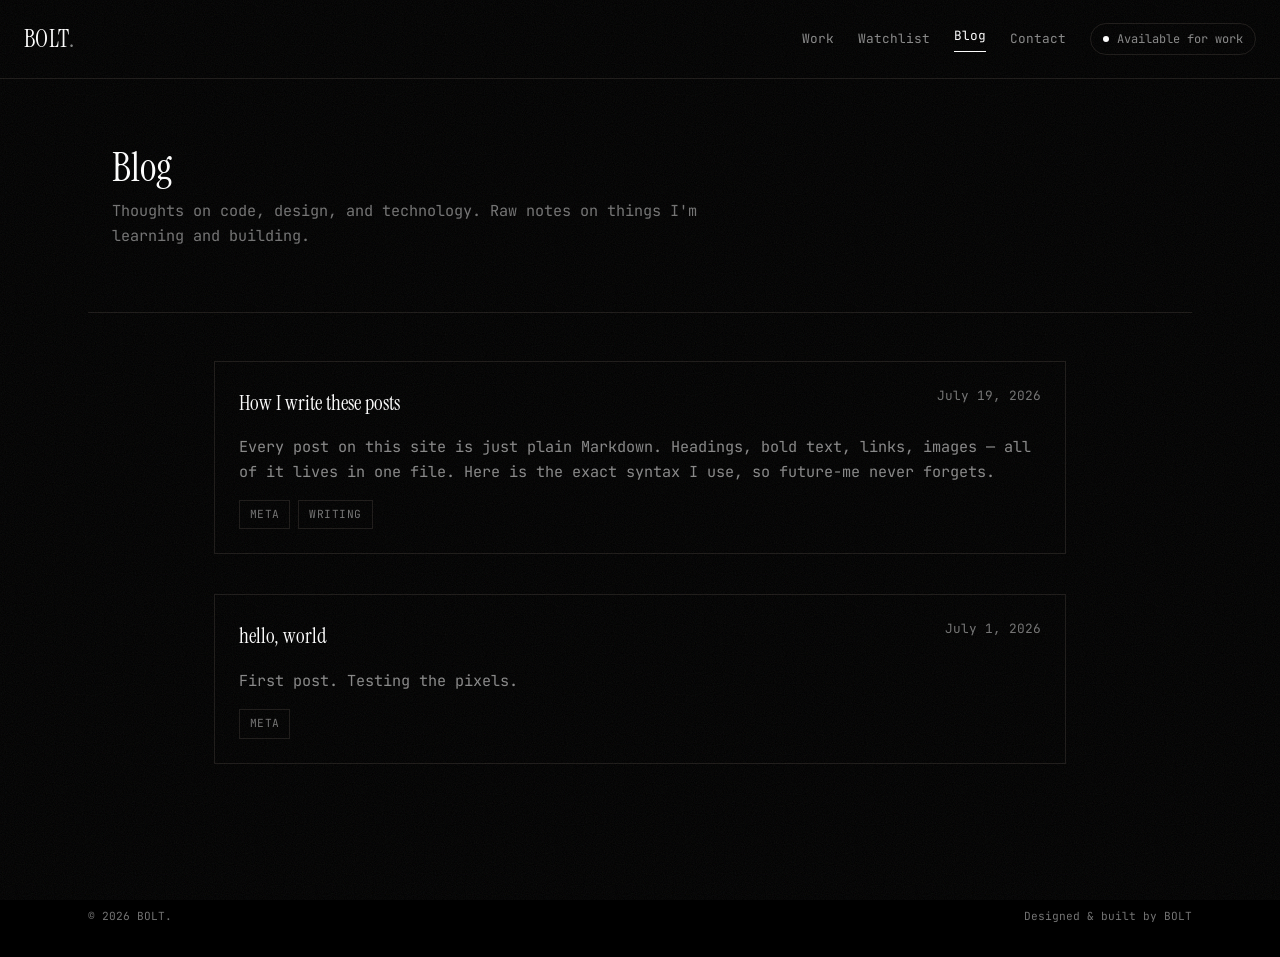
<file: blog.html>
<!DOCTYPE html>
<html lang="en">
<head>
  <meta charset="UTF-8" />
  <meta name="viewport" content="width=device-width, initial-scale=1.0" />
  <title>BOLT. — Blog</title>
  <meta name="description" content="BOLT. Blog — thoughts on code, design, and technology." />
  <link rel="preconnect" href="https://fonts.googleapis.com" />
  <link rel="preconnect" href="https://fonts.gstatic.com" crossorigin />
  <link href="https://fonts.googleapis.com/css2?family=Instrument+Serif:ital@0;1&family=JetBrains+Mono:ital,wght@0,300;0,400;0,500;1,400&display=swap" rel="stylesheet" />
  <link rel="stylesheet" href="data/style.css" />
  <style>
    /* ---------- blog specific styles ---------- */
    .blog-hero {
      padding: 4rem 1.5rem;
      border-bottom: 1px solid var(--line);
      margin-bottom: 3rem;
    }

    .blog-hero-title {
      font-family: "Instrument Serif", serif;
      font-size: 2.5rem;
      font-weight: 400;
      margin-bottom: 0.5rem;
      line-height: 1.2;
    }

    .blog-hero-sub {
      color: var(--muted-2);
      font-size: 0.95rem;
      max-width: 600px;
    }

    .blog-container {
      max-width: 900px;
      margin: 0 auto;
      padding: 0 1.5rem 3rem 1.5rem;
    }

    /* ---------- post list ---------- */
    #blog-post-list {
      display: grid;
      grid-template-columns: 1fr;
      gap: 2.5rem;
      margin-bottom: 4rem;
    }

    .blog-post-card {
      padding: 1.5rem;
      border: 1px solid var(--line);
      cursor: pointer;
      transition: all 0.2s ease;
    }

    .blog-post-card:hover {
      border-color: var(--fg);
      background: rgba(255, 255, 255, 0.02);
    }

    .blog-post-card-header {
      display: flex;
      align-items: flex-start;
      justify-content: space-between;
      gap: 1rem;
      margin-bottom: 1rem;
    }

    .blog-post-title {
      font-family: "Instrument Serif", serif;
      font-size: 1.3rem;
      font-weight: 400;
      margin: 0;
      flex: 1;
    }

    .blog-post-date {
      color: var(--muted-2);
      font-size: 0.8rem;
      white-space: nowrap;
      flex-shrink: 0;
    }

    .blog-post-excerpt {
      color: var(--muted);
      margin: 0 0 1rem 0;
      line-height: 1.6;
      font-size: 0.95rem;
    }

    .blog-tags {
      display: flex;
      gap: 0.5rem;
      flex-wrap: wrap;
    }

    .blog-tag {
      display: inline-block;
      padding: 0.3rem 0.6rem;
      border: 1px solid var(--line);
      font-size: 0.7rem;
      text-transform: uppercase;
      letter-spacing: 0.05em;
      color: var(--muted-2);
    }

    /* ---------- post detail ---------- */
    #blog-post-detail {
      display: none;
      animation: fadeIn 0.3s ease;
    }

    @keyframes fadeIn {
      from {
        opacity: 0;
        transform: translateY(10px);
      }
      to {
        opacity: 1;
        transform: translateY(0);
      }
    }

    .blog-back-btn {
      display: inline-flex;
      align-items: center;
      gap: 0.5rem;
      padding: 0.5rem 0;
      border: none;
      background: none;
      color: var(--fg);
      cursor: pointer;
      font-family: "JetBrains Mono", ui-monospace, monospace;
      font-size: 0.9rem;
      margin-bottom: 2rem;
      text-decoration: none;
      transition: color 0.2s ease;
    }

    .blog-back-btn:hover {
      color: var(--muted);
    }

    .blog-post-header {
      margin-bottom: 3rem;
      padding-bottom: 2rem;
      border-bottom: 1px solid var(--line);
    }

    .blog-post-title-large {
      font-family: "Instrument Serif", serif;
      font-size: 2.2rem;
      font-weight: 400;
      margin: 0 0 1rem 0;
      line-height: 1.2;
    }

    .blog-post-meta {
      display: flex;
      align-items: center;
      gap: 1.5rem;
      flex-wrap: wrap;
      color: var(--muted-2);
      font-size: 0.85rem;
    }

    .blog-post-content {
      font-family: "JetBrains Mono", ui-monospace, monospace;
      line-height: 1.8;
      font-size: 0.95rem;
    }

    .blog-post-content h1 {
      font-family: "Instrument Serif", serif;
      font-size: 1.8rem;
      font-weight: 400;
      margin: 2.5rem 0 1rem 0;
      line-height: 1.3;
    }

    .blog-post-content h2 {
      font-family: "Instrument Serif", serif;
      font-size: 1.4rem;
      font-weight: 400;
      margin: 2rem 0 0.8rem 0;
      line-height: 1.3;
    }

    .blog-post-content h3 {
      font-family: "Instrument Serif", serif;
      font-size: 1.1rem;
      font-weight: 400;
      margin: 1.5rem 0 0.6rem 0;
      line-height: 1.3;
    }

    .blog-post-content p {
      margin-bottom: 1rem;
    }

    .blog-post-content strong {
      font-weight: 500;
      color: var(--fg);
    }

    .blog-post-content em {
      font-style: italic;
      color: var(--muted);
    }

    .blog-post-content a {
      color: var(--fg);
      text-decoration: underline;
      text-decoration-color: var(--line);
      transition: all 0.2s ease;
    }

    .blog-post-content a:hover {
      text-decoration-color: var(--fg);
    }

    .blog-post-content code {
      background: rgba(255, 255, 255, 0.05);
      padding: 0.2rem 0.4rem;
      border: 1px solid var(--line);
      font-size: 0.9rem;
      color: var(--muted);
    }

    .blog-post-content blockquote {
      border-left: 2px solid var(--line);
      padding-left: 1.5rem;
      margin: 1.5rem 0;
      color: var(--muted);
      font-style: italic;
    }

    .blog-post-content hr {
      border: none;
      border-top: 1px solid var(--line);
      margin: 2rem 0;
    }

    .blog-post-content img {
      max-width: 100%;
      height: auto;
      margin: 1.5rem 0;
      border: 1px solid var(--line);
      display: block;
    }

    .empty-state {
      color: var(--muted-2);
      padding: 3rem 1.5rem;
      text-align: center;
    }

    @media (max-width: 640px) {
      .blog-hero {
        padding: 2.5rem 1.5rem;
      }

      .blog-hero-title {
        font-size: 1.8rem;
      }

      .blog-post-card-header {
        flex-direction: column;
        gap: 0.5rem;
      }

      .blog-post-title {
        font-size: 1.1rem;
      }

      .blog-post-title-large {
        font-size: 1.6rem;
      }
    }
  </style>
</head>
<body>
  <!-- Grain overlay -->
  <div class="grain" aria-hidden="true"></div>

  <!-- Header -->
  <header class="site-header">
    <a href="index.html" class="logo">BOLT<span class="logo-dot">.</span></a>
    <nav class="header-nav" aria-label="Primary">
      <a href="index.html#work">Work</a>
      <a href="watchlist.html">Watchlist</a>
      <a href="blog.html" class="active">Blog</a>
      <a href="index.html#contact">Contact</a>
      <span class="status"><span class="status-dot" aria-hidden="true"></span>Available for work</span>
    </nav>
  </header>

  <main>
    <!-- Blog Hero -->
    <section class="blog-hero" aria-labelledby="blog-title">
      <h1 id="blog-title" class="blog-hero-title">Blog</h1>
      <p class="blog-hero-sub">Thoughts on code, design, and technology. Raw notes on things I'm learning and building.</p>
    </section>

    <div class="blog-container">
      <!-- Blog Post List -->
      <div id="blog-post-list" aria-label="Blog posts">
        <!-- Populated by data/blog.js -->
      </div>

      <!-- Blog Post Detail -->
      <article id="blog-post-detail" aria-live="polite">
        <button class="blog-back-btn" aria-label="Back to all posts">
          <span>←</span>
          <span>Back</span>
        </button>
        <header class="blog-post-header">
          <!-- Populated by data/blog.js -->
        </header>
        <div class="blog-post-content">
          <!-- Populated by data/blog.js -->
        </div>
      </article>
    </div>
  </main>

  <footer class="site-footer">
    <span class="mono">© <span id="year">2026</span> BOLT.</span>
    <span class="mono">Designed &amp; built by BOLT</span>
  </footer>

  <script src="data/blog.js"></script>
</body>
</html>
</file>
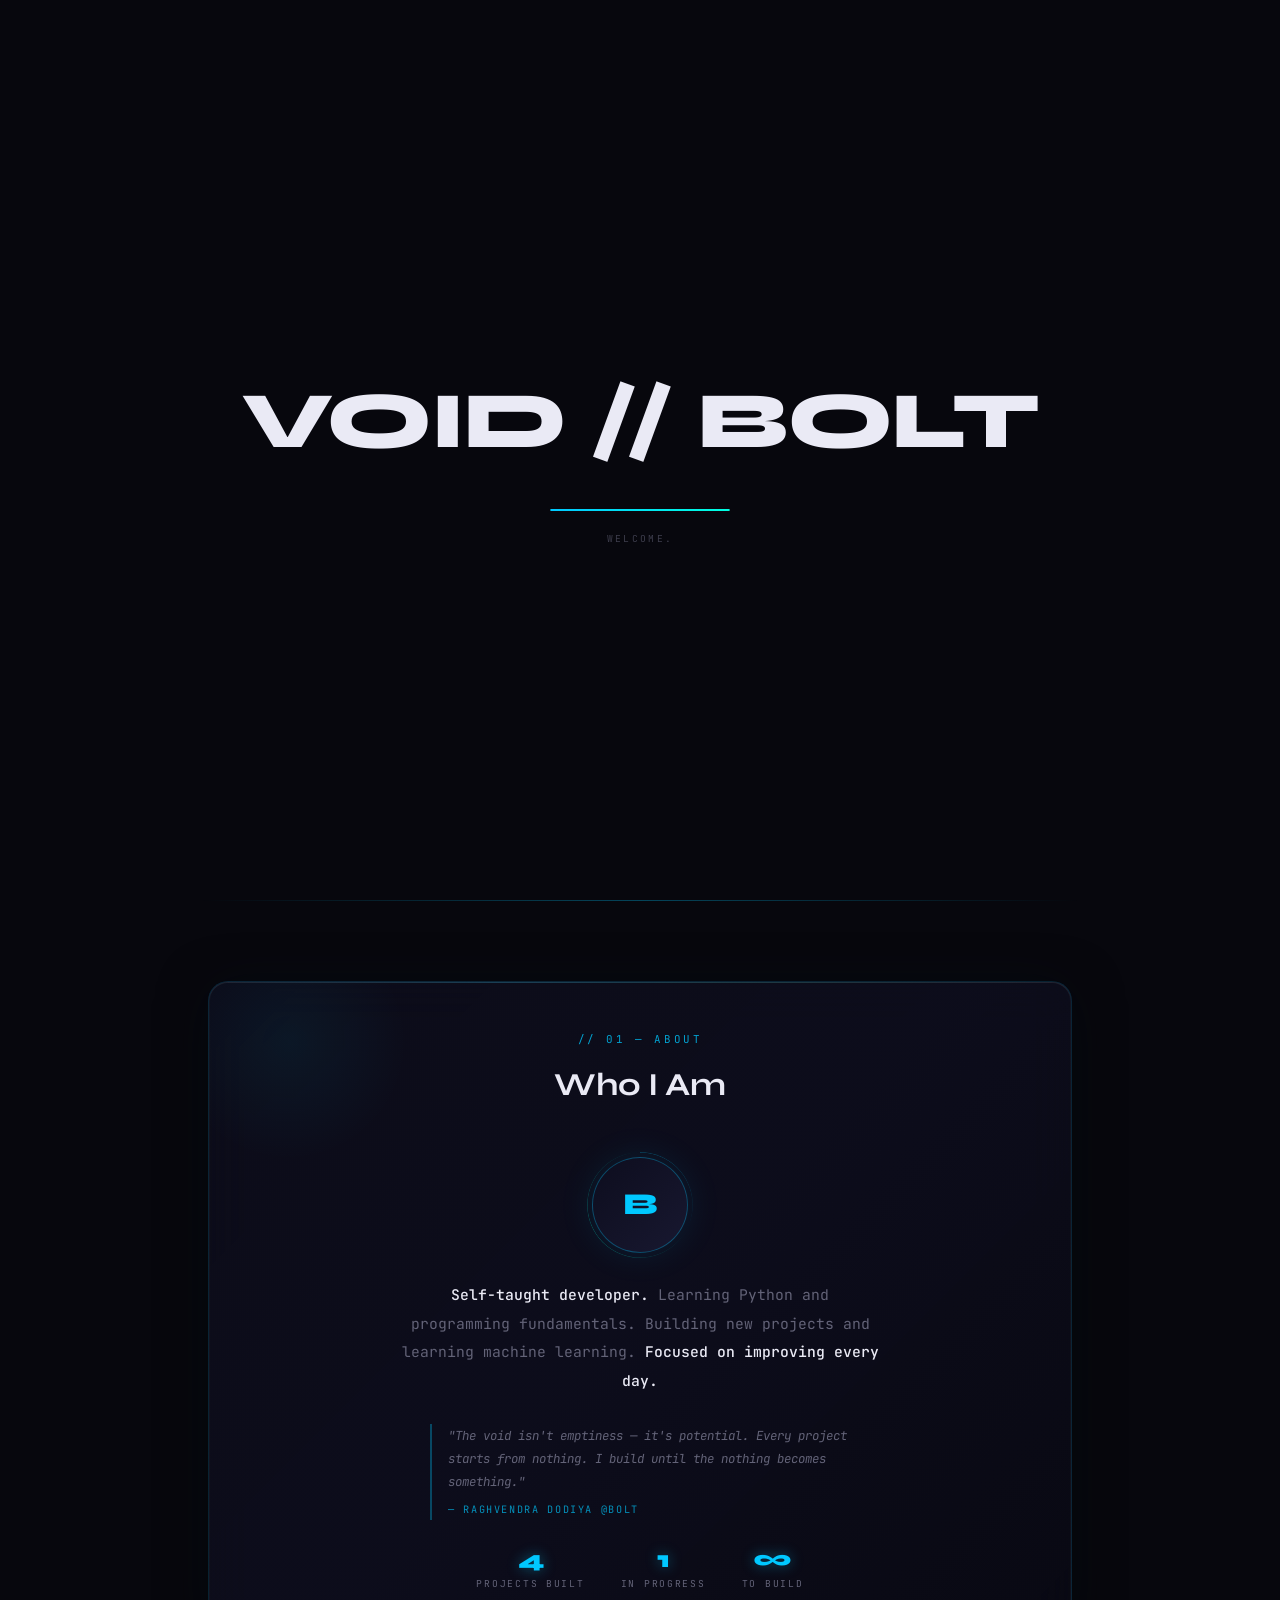
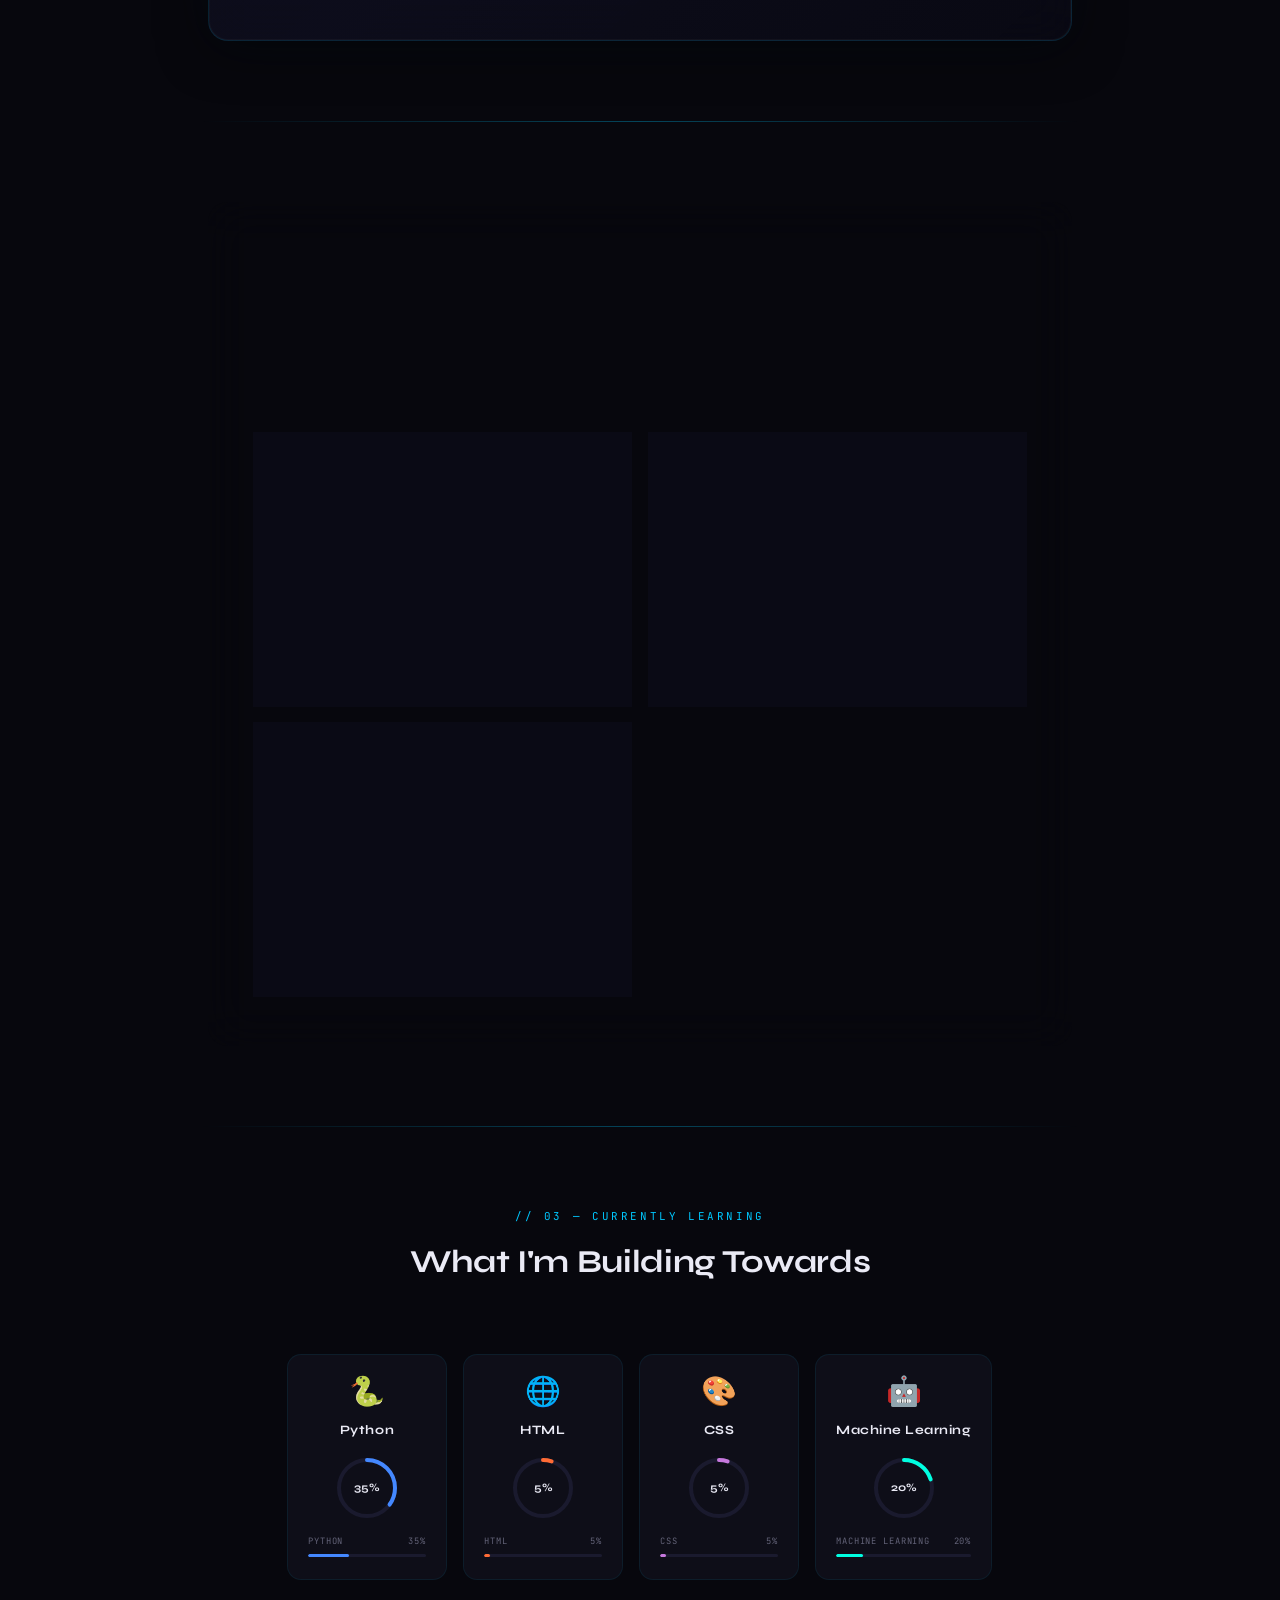
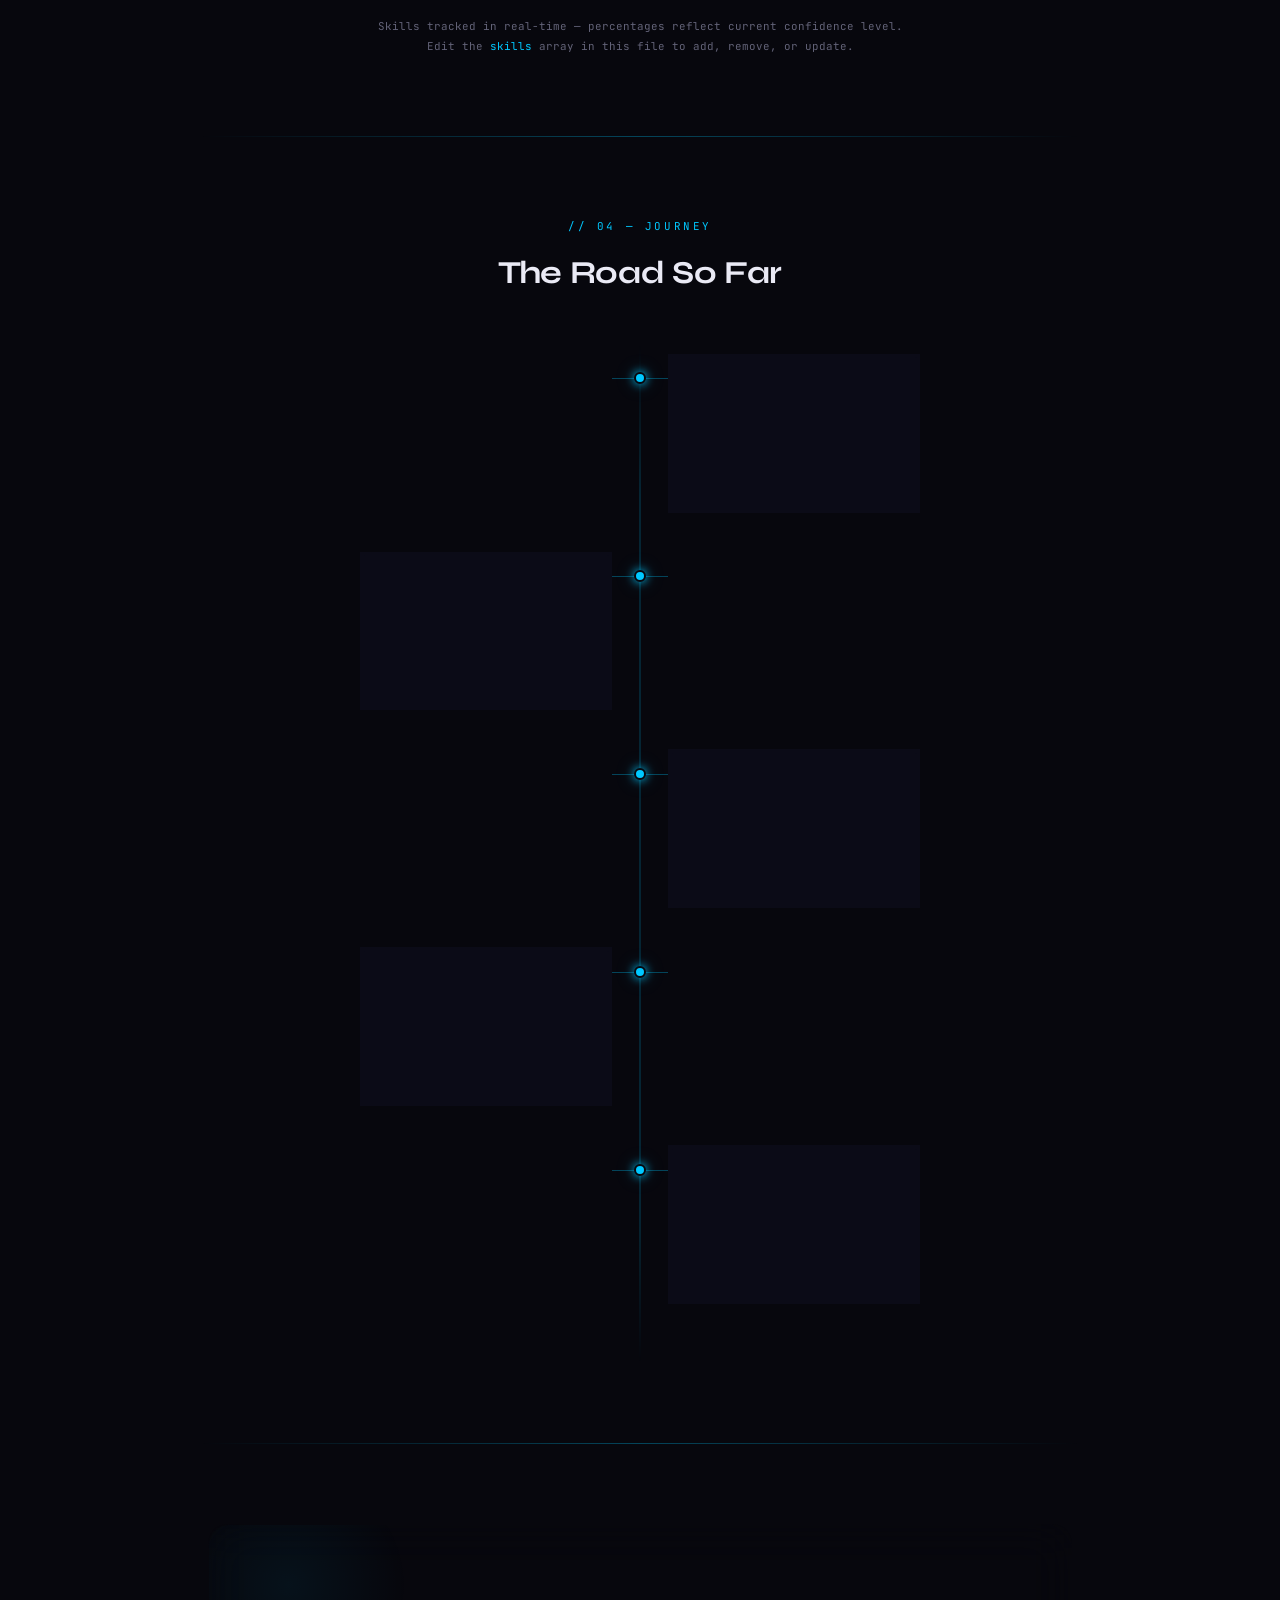
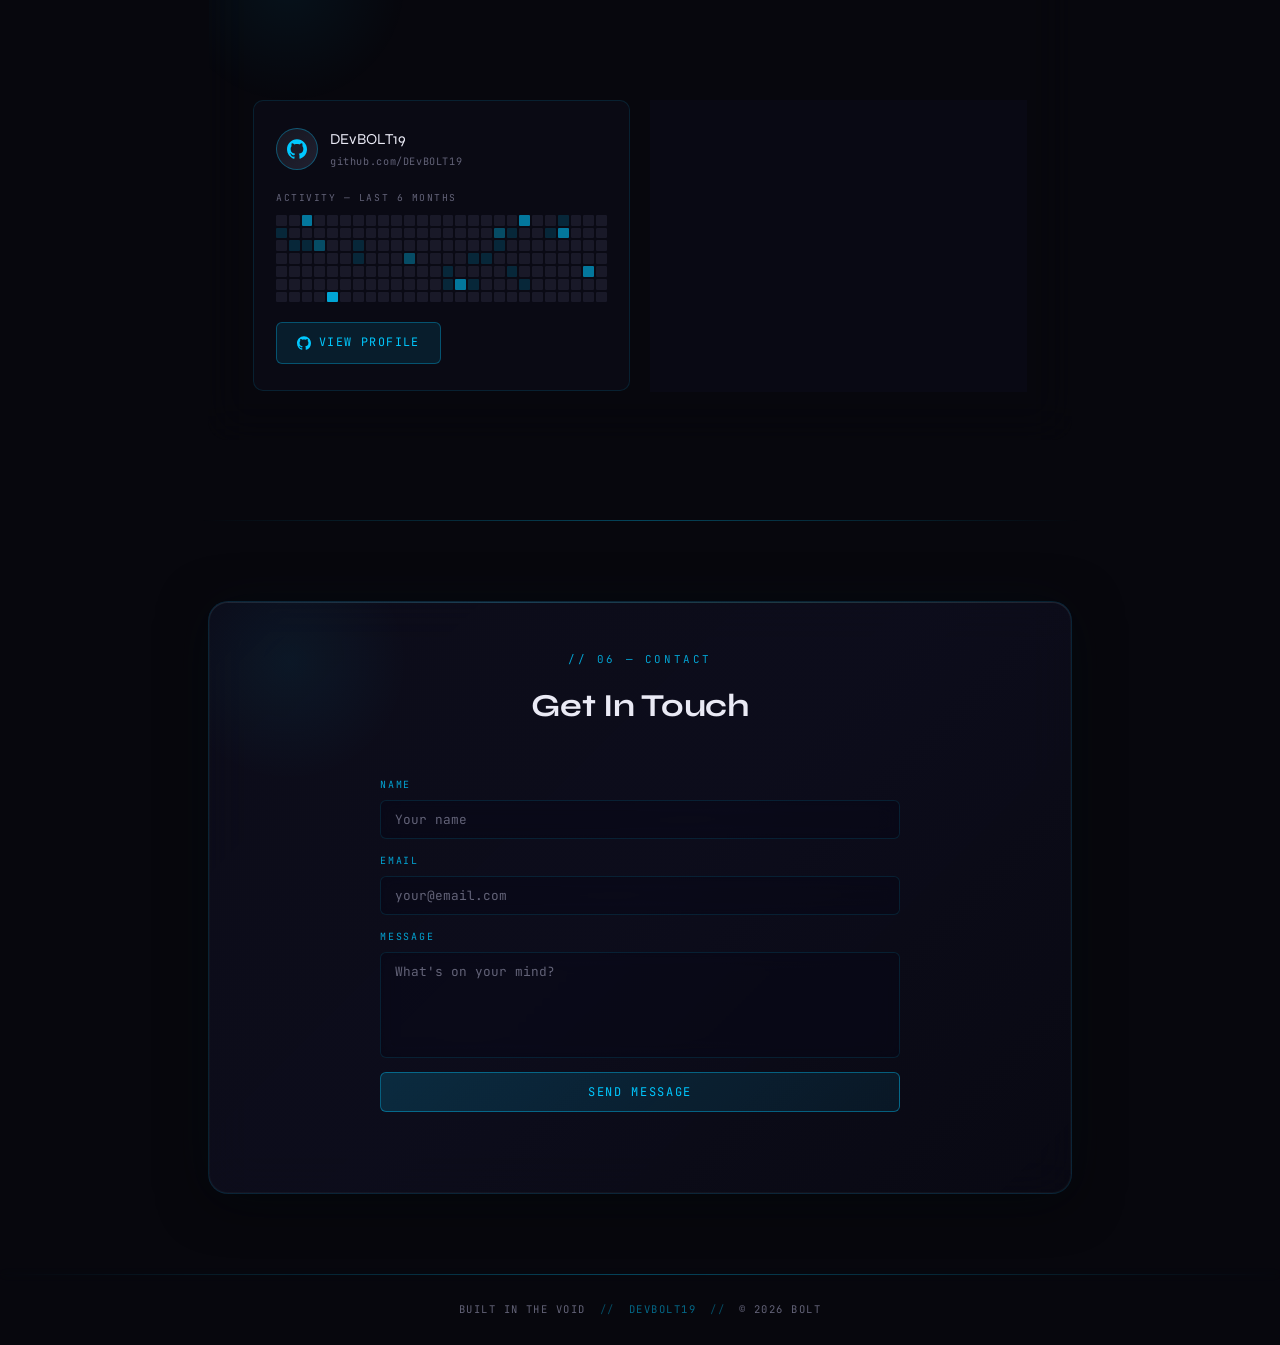
<file: index (1).html>
<!DOCTYPE html>
<html lang="en">
<head>
  <meta charset="UTF-8" />
  <meta name="viewport" content="width=device-width, initial-scale=1.0" />
  <title>VOID // BOLT — Building in the Void.</title>
  <link rel="preconnect" href="https://fonts.googleapis.com" />
  <link rel="preconnect" href="https://fonts.gstatic.com" crossorigin />
  <link href="https://fonts.googleapis.com/css2?family=Syne:wght@400;700;800&family=JetBrains+Mono:wght@300;400;500;700&display=swap" rel="stylesheet" />
  <!-- NOTE: music.css removed since we handle music dock inline below -->
  <style>
    *,*::before,*::after{margin:0;padding:0;box-sizing:border-box}

    :root{
      --bg:#07070d;
      --card:#0e0e18;
      --card2:#12121e;
      --blue:#00c8ff;
      --bdim:rgba(0,200,255,.10);
      --bmid:rgba(0,200,255,.32);
      --cyan:#00ffe1;
      --cdim:rgba(0,255,225,.08);
      --text:#eaeaf5;
      --muted:#636378;
      --muted2:#8888a0;
      --border:rgba(0,200,255,.08);
      --borderh:rgba(0,200,255,.35);
      --fh:'Syne',sans-serif;
      --fm:'JetBrains Mono',monospace;
      --r:10px;
      --nh:62px;
    }

    html{scroll-behavior:smooth}
    body{background:var(--bg);color:var(--text);font-family:var(--fm);line-height:1.7;overflow-x:hidden;cursor:none}

    /* CURSOR — magnetic dot + trailing ring + click ripple */
    #cd,#cr{position:fixed;border-radius:50%;pointer-events:none;z-index:9999;transform:translate(-50%,-50%)}
    #cd{width:5px;height:5px;background:var(--blue);box-shadow:0 0 10px var(--blue),0 0 20px rgba(0,200,255,.4)}
    #cr{width:32px;height:32px;border:1.5px solid rgba(0,200,255,.5);transition:width .22s cubic-bezier(.22,1,.36,1),height .22s cubic-bezier(.22,1,.36,1),border-color .22s,background .22s}
    #cr.hovering{width:52px;height:52px;border-color:var(--blue);background:rgba(0,200,255,.06)}
    #cr.clicking{width:20px;height:20px;border-color:var(--cyan);background:rgba(0,255,225,.1)}
    .cur-trail{position:fixed;pointer-events:none;z-index:9997;border-radius:50%;transform:translate(-50%,-50%);background:var(--blue);animation:trailFade .55s ease forwards}
    @keyframes trailFade{0%{opacity:.45;width:5px;height:5px}100%{opacity:0;width:0px;height:0px}}
    /* Click ripple */
    .click-ripple{position:fixed;pointer-events:none;z-index:9996;border-radius:50%;border:1px solid var(--blue);transform:translate(-50%,-50%);animation:rippleOut .6s ease forwards}
    @keyframes rippleOut{0%{width:0;height:0;opacity:.8}100%{width:60px;height:60px;opacity:0}}

    /* SCROLLBAR */
    ::-webkit-scrollbar{width:3px}
    ::-webkit-scrollbar-track{background:var(--bg)}
    ::-webkit-scrollbar-thumb{background:var(--bmid);border-radius:2px}

    /* Section base — glass-panel sections use reduced outer padding */
    section{max-width:920px;margin:0 auto;padding:80px 28px}
    /* Sections with glass panel get tighter outer padding — panel provides inner padding */
    #about,#projects,#connect,#contact{padding:80px 28px}

    /* REVEAL — fade-in animation for elements entering viewport */
    .reveal{opacity:0;transform:translateY(22px);transition:opacity .65s cubic-bezier(.22,1,.36,1),transform .65s cubic-bezier(.22,1,.36,1)}
    .reveal.visible{opacity:1;transform:translateY(0)}

    h1,h2,h3{font-family:var(--fh);letter-spacing:-.01em}

    .lbl{font-size:.68rem;letter-spacing:.24em;text-transform:uppercase;color:var(--blue);margin-bottom:10px;opacity:.8}
    .hdg{font-size:clamp(1.5rem,3vw,2rem);font-weight:700;color:var(--text);margin-bottom:44px}

    /* STARFIELD */
    #sf{position:fixed;inset:0;z-index:0;pointer-events:none}

    /* PAGE PROGRESS */
    #pgb{position:fixed;top:var(--nh);left:0;height:2px;background:linear-gradient(90deg,var(--blue),var(--cyan));box-shadow:0 0 8px var(--blue);z-index:201;width:0%}

    /* NAV */
    nav{position:fixed;top:0;left:0;right:0;z-index:200;display:flex;align-items:center;justify-content:space-between;padding:0 36px;height:var(--nh);background:rgba(7,7,13,.9);backdrop-filter:blur(18px);-webkit-backdrop-filter:blur(18px);border-bottom:1px solid var(--border);transition:box-shadow .3s}
    nav.scrolled{box-shadow:0 1px 32px rgba(0,200,255,.06)}
    .nav-logo{font-family:var(--fh);font-weight:800;font-size:.88rem;letter-spacing:.16em;text-transform:uppercase;color:var(--text);text-decoration:none}
    .nav-logo span{color:var(--blue)}
    .nav-links{display:flex;gap:26px;list-style:none;align-items:center}
    .nav-links a{font-size:.68rem;letter-spacing:.1em;text-transform:uppercase;color:var(--muted);text-decoration:none;padding:3px 0;position:relative;transition:color .2s}
    .nav-links a::after{content:'';position:absolute;bottom:-2px;left:0;right:0;height:1px;background:var(--blue);transform:scaleX(0);transform-origin:left;transition:transform .25s cubic-bezier(.22,1,.36,1)}
    .nav-links a:hover,.nav-links a.active{color:var(--blue)}
    .nav-links a:hover::after,.nav-links a.active::after{transform:scaleX(1)}
    .nav-tog{display:none;flex-direction:column;gap:5px;background:none;border:none;cursor:none;padding:4px}
    .nav-tog span{display:block;width:22px;height:1.5px;background:var(--muted2);transition:transform .3s,opacity .3s,background .2s}
    .nav-tog:hover span{background:var(--blue)}
    .nav-tog.open span:nth-child(1){transform:translateY(6.5px) rotate(45deg)}
    .nav-tog.open span:nth-child(2){opacity:0}
    .nav-tog.open span:nth-child(3){transform:translateY(-6.5px) rotate(-45deg)}
    .nav-mob{display:none;position:fixed;top:var(--nh);left:0;right:0;background:rgba(7,7,13,.97);backdrop-filter:blur(20px);padding:22px 36px 28px;border-bottom:1px solid var(--border);z-index:199;flex-direction:column;gap:18px}
    .nav-mob.open{display:flex}
    .nav-mob a{font-size:.88rem;letter-spacing:.12em;text-transform:uppercase;color:var(--muted2);text-decoration:none;transition:color .2s}
    .nav-mob a:hover{color:var(--blue)}

    /* HERO */
    #hero{position:relative;z-index:1;min-height:100vh;display:flex;flex-direction:column;align-items:center;justify-content:center;text-align:center;padding:0 28px;max-width:100%}
    .h-eyebrow{font-size:.68rem;letter-spacing:.28em;text-transform:uppercase;color:var(--muted);margin-bottom:22px}
    .h-av{width:76px;height:76px;border-radius:50%;margin:0 auto 26px;position:relative;cursor:none}
    .h-av-in{width:100%;height:100%;border-radius:50%;background:linear-gradient(135deg,#0e0e22,#1a1a32);border:1px solid var(--bmid);display:flex;align-items:center;justify-content:center;font-family:var(--fh);font-size:1.5rem;font-weight:800;color:var(--blue);text-shadow:0 0 14px rgba(0,200,255,.7);transition:transform .4s,box-shadow .4s;position:relative;z-index:1}
    .h-av:hover .h-av-in{transform:scale(1.05);box-shadow:0 0 26px rgba(0,200,255,.3)}
    .h-av::before{content:'';position:absolute;inset:-4px;border-radius:50%;border:1px dashed rgba(0,200,255,.28);animation:spin 12s linear infinite}
    .h-av::after{content:'';position:absolute;inset:-9px;border-radius:50%;border:1px dashed rgba(0,200,255,.1);animation:spin 22s linear infinite reverse}
    @keyframes spin{to{transform:rotate(360deg)}}

    .h-title{font-family:var(--fh);font-weight:800;font-size:clamp(5rem,16vw,11rem);letter-spacing:-.03em;line-height:.9;color:var(--text);text-shadow:0 0 60px rgba(0,200,255,.15);margin-bottom:22px;animation:gs 8s infinite;cursor:none}
    @keyframes gs{0%,92%,100%{text-shadow:0 0 60px rgba(0,200,255,.15);clip-path:none}93%{text-shadow:-2px 0 #f0f,2px 0 #0ff;clip-path:inset(10% 0 80% 0);transform:skewX(-3deg)}94%{text-shadow:2px 0 #f0f,-2px 0 #0ff;clip-path:inset(70% 0 10% 0);transform:skewX(3deg)}95%{clip-path:none;transform:none}}

    .h-sub{font-size:clamp(.8rem,2vw,.95rem);letter-spacing:.18em;text-transform:uppercase;color:var(--muted);margin-bottom:30px;height:1.4em}
    #tt{color:var(--blue)}
    #tc{display:inline-block;width:2px;height:1em;background:var(--blue);margin-left:2px;vertical-align:middle;animation:blink 1s step-end infinite}
    @keyframes blink{0%,100%{opacity:1}50%{opacity:0}}

    .h-mission{font-size:.78rem;color:var(--muted);max-width:380px;margin:0 auto 40px;line-height:1.85}

    .h-actions{display:flex;gap:12px;flex-wrap:wrap;justify-content:center}

    .scroll-hint{position:absolute;bottom:32px;left:50%;transform:translateX(-50%);display:flex;flex-direction:column;align-items:center;gap:5px;opacity:.32;animation:fl 2.6s ease-in-out infinite}
    .scroll-hint span{font-size:.55rem;letter-spacing:.22em;text-transform:uppercase}
    .scroll-hint svg{width:14px;height:14px;fill:var(--blue)}
    @keyframes fl{0%,100%{transform:translateX(-50%) translateY(0)}50%{transform:translateX(-50%) translateY(7px)}}

    /* EASTER EGG */
    .egg-ov{display:none;position:fixed;inset:0;z-index:1000;background:rgba(0,0,0,.96);align-items:center;justify-content:center;flex-direction:column;gap:16px;text-align:center;padding:24px}
    .egg-ov.show{display:flex}
    .egg-ov h2{font-family:var(--fh);font-size:clamp(1.6rem,5vw,2.8rem);color:var(--blue);text-shadow:0 0 28px rgba(0,200,255,.6);animation:ge 2s infinite}
    @keyframes ge{0%,90%,100%{clip-path:none}91%{clip-path:inset(20% 0 60% 0);transform:skewX(-5deg)}92%{clip-path:inset(60% 0 20% 0);transform:skewX(5deg)}93%{clip-path:none;transform:none}}
    .egg-ov p{font-size:.78rem;color:var(--muted2);max-width:360px;line-height:1.8}
    .egg-code{font-size:.72rem;color:var(--cyan);background:rgba(0,255,225,.05);border:1px solid rgba(0,255,225,.14);padding:14px 20px;border-radius:8px;line-height:1.9;text-align:left}
    .egg-close{margin-top:10px;font-size:.68rem;color:var(--muted);letter-spacing:.2em;text-transform:uppercase;cursor:none;transition:color .2s}
    .egg-close:hover{color:var(--blue)}

    /* BUTTONS */
    .btn{display:inline-flex;align-items:center;gap:8px;font-family:var(--fm);font-size:.73rem;letter-spacing:.12em;text-transform:uppercase;text-decoration:none;color:var(--blue);border:1px solid var(--bmid);padding:10px 20px;border-radius:6px;background:var(--bdim);transition:background .25s,box-shadow .25s,transform .2s,border-color .25s,color .2s;position:relative;overflow:hidden}
    .btn::before{content:'';position:absolute;inset:0;background:linear-gradient(120deg,transparent 30%,rgba(0,200,255,.07) 50%,transparent 70%);transform:translateX(-100%);transition:transform .45s}
    .btn:hover::before{transform:translateX(100%)}
    .btn:hover{background:rgba(0,200,255,.15);border-color:var(--blue);box-shadow:0 0 20px rgba(0,200,255,.2),0 4px 16px rgba(0,0,0,.4);transform:translateY(-2px);color:#fff}
    .btn svg{width:14px;height:14px;fill:currentColor;flex-shrink:0}
    .btn-p{background:linear-gradient(135deg,rgba(0,200,255,.16),rgba(0,200,255,.07));border-color:rgba(0,200,255,.45)}

    /* DIVIDER */
    .divider{max-width:880px;margin:0 auto;height:1px;background:linear-gradient(90deg,transparent,var(--bmid),transparent)}

    /* ========================================================
       GLASSMORPHISM SECTION PANELS
       Applied to About, Projects, Connect, Contact sections.
       Each section's inner content is wrapped in a .glass-panel div.
       To adjust blur strength: change backdrop-filter blur value.
       To adjust glass opacity: change the rgba alpha on background.
       To adjust glow intensity: change box-shadow spread/opacity.
       To disable for a single section: remove class="glass-panel" from that section's wrapper.
    ======================================================== */
    .glass-panel{
      /* Core glass effect */
      background: linear-gradient(
        135deg,
        rgba(14,14,30,0.72) 0%,
        rgba(18,18,38,0.58) 50%,
        rgba(10,10,22,0.68) 100%
      );
      backdrop-filter: blur(22px);           /* <- increase for more blur */
      -webkit-backdrop-filter: blur(22px);
      border: 1px solid rgba(0,200,255,0.13); /* <- outer border tint */
      border-radius: 20px;                    /* <- corner roundness */
      box-shadow:
        0 8px 48px rgba(0,0,0,0.55),          /* depth shadow */
        0 0 0 1px rgba(255,255,255,0.03) inset, /* inner edge highlight */
        0 0 60px rgba(0,200,255,0.04),          /* ambient blue glow */
        0 1px 0 rgba(255,255,255,0.06) inset;  /* top glass sheen */
      padding: 48px 44px;                     /* <- inner breathing room */
      position: relative;
      overflow: hidden;
      transition: border-color .4s, box-shadow .4s;
    }
    .glass-panel:hover{
      border-color: rgba(0,200,255,0.22);
      box-shadow:
        0 12px 64px rgba(0,0,0,0.6),
        0 0 0 1px rgba(255,255,255,0.04) inset,
        0 0 80px rgba(0,200,255,0.07),
        0 1px 0 rgba(255,255,255,0.08) inset;
    }
    /* Top-left shimmer streak — pure CSS cosmetic decoration */
    .glass-panel::before{
      content:'';
      position:absolute;
      top:0;left:0;right:0;
      height:1px;
      background:linear-gradient(90deg,transparent,rgba(0,200,255,.18),rgba(0,255,225,.1),transparent);
      pointer-events:none;
    }
    /* Subtle radial inner glow at top-left corner */
    .glass-panel::after{
      content:'';
      position:absolute;
      top:-60px;left:-40px;
      width:240px;height:240px;
      background:radial-gradient(circle,rgba(0,200,255,.06) 0%,transparent 70%);
      pointer-events:none;
    }

    /* ABOUT */
    #about{text-align:center;position:relative;z-index:1}
    .about-in{display:flex;flex-direction:column;align-items:center;gap:28px}
    .ab-av{width:96px;height:96px;border-radius:50%;background:linear-gradient(135deg,#0d0d1e,#181830);border:1px solid var(--bmid);display:flex;align-items:center;justify-content:center;font-family:var(--fh);font-size:1.9rem;font-weight:800;color:var(--blue);position:relative;box-shadow:0 0 36px rgba(0,200,255,.1)}
    .ab-av::before{content:'';position:absolute;inset:-6px;border-radius:50%;background:conic-gradient(var(--blue) 0deg,transparent 120deg,var(--cyan) 240deg,transparent 360deg);mask:radial-gradient(farthest-side,transparent calc(100% - 1px),black 100%);-webkit-mask:radial-gradient(farthest-side,transparent calc(100% - 1px),black 100%);animation:spin 6s linear infinite;opacity:.45}
    .about-txt{font-size:.92rem;line-height:1.95;color:var(--muted);max-width:480px}
    .about-txt strong{color:var(--text);font-weight:500}
    .about-quote{font-size:.78rem;color:var(--muted);max-width:420px;border-left:2px solid var(--bmid);padding-left:16px;text-align:left;font-style:italic;line-height:1.85}
    .about-quote cite{display:block;margin-top:8px;font-style:normal;font-size:.64rem;letter-spacing:.16em;text-transform:uppercase;color:var(--blue);opacity:.7}
    .a-stats{display:flex;gap:36px;flex-wrap:wrap;justify-content:center}
    .stat{text-align:center}
    .stat-n{font-family:var(--fh);font-size:1.5rem;font-weight:800;color:var(--blue);text-shadow:0 0 14px rgba(0,200,255,.4);line-height:1}
    .stat-l{font-size:.6rem;letter-spacing:.18em;text-transform:uppercase;color:var(--muted);margin-top:4px}

    /* PROJECTS */
    #projects{text-align:left;position:relative;z-index:1}
    .p-tabs{display:flex;margin-bottom:20px;border:1px solid var(--border);border-radius:8px;overflow:hidden;width:fit-content}
    .p-edit-note{margin:0 0 24px;color:var(--muted2);font-size:.7rem}
    .p-edit-note code{color:var(--blue);font-family:var(--fm)}
    .tbtn{font-family:var(--fm);font-size:.66rem;letter-spacing:.14em;text-transform:uppercase;color:var(--muted);background:transparent;border:none;padding:9px 20px;cursor:none;transition:color .2s,background .2s}
    .tbtn::after{content:attr(data-count);margin-left:5px;font-size:.56rem;background:var(--card2);border:1px solid var(--border);border-radius:8px;padding:1px 6px;color:var(--muted)}
    .tbtn.active{color:var(--blue);background:var(--bdim)}
    .tbtn.active::after{background:rgba(0,200,255,.1);color:var(--blue)}
    .tpane{display:none}
    .tpane.active{display:block}
    .pgrid{display:grid;grid-template-columns:repeat(auto-fill,minmax(265px,1fr));gap:16px}

    /* Card — semi-transparent inside glass panel */
    .pcard{background:rgba(14,14,28,0.6);border:1px solid rgba(0,200,255,.09);border-radius:var(--r);overflow:hidden;display:flex;flex-direction:column;transition:transform .35s cubic-bezier(.22,1,.36,1),border-color .3s,box-shadow .3s;backdrop-filter:blur(6px);-webkit-backdrop-filter:blur(6px)}
    .pcard:hover{transform:translateY(-5px);border-color:var(--borderh);box-shadow:0 0 28px rgba(0,200,255,.09),0 10px 36px rgba(0,0,0,.5)}
    .c-banner{height:94px;position:relative;overflow:hidden;display:flex;align-items:center;justify-content:center}
    .c-banner-bg{position:absolute;inset:0;opacity:.5}
    .c-banner-letter{position:relative;z-index:1;font-family:var(--fh);font-size:2rem;font-weight:800;opacity:.16;color:#fff;user-select:none}

    /* Circular progress */
    .cpw{position:absolute;right:12px;top:50%;transform:translateY(-50%);z-index:2;display:flex;flex-direction:column;align-items:center;gap:3px}
    .cp{position:relative;width:46px;height:46px}
    .cp svg{width:100%;height:100%;transform:rotate(-90deg)}
    .cp-track{fill:none;stroke:#1a1a2e;stroke-width:3}
    .cp-fill{fill:none;stroke-width:3;stroke-linecap:round;transition:stroke-dashoffset 1.3s cubic-bezier(.22,1,.36,1)}
    .cp-lbl{position:absolute;inset:0;display:flex;align-items:center;justify-content:center;font-family:var(--fh);font-size:.58rem;font-weight:700;color:var(--text)}
    .cp-sub{font-size:.5rem;letter-spacing:.08em;text-transform:uppercase;color:var(--muted);text-align:center;line-height:1.2}

    .c-body{padding:18px 18px 14px;flex:1;display:flex;flex-direction:column;gap:9px}
    .c-title{font-family:var(--fh);font-weight:700;font-size:.98rem;color:var(--text)}
    .c-desc{font-size:.74rem;color:var(--muted);line-height:1.7;flex:1}
    .c-tech{display:flex;flex-wrap:wrap;gap:5px;margin-top:2px}
    .ttag{font-size:.58rem;letter-spacing:.1em;text-transform:uppercase;color:var(--cyan);background:var(--cdim);border:1px solid rgba(0,255,225,.12);padding:2px 7px;border-radius:4px}
    .c-foot{padding:0 18px 14px;display:flex;align-items:center;justify-content:space-between}
    .sbadge{display:inline-flex;align-items:center;gap:6px;font-size:.58rem;letter-spacing:.15em;text-transform:uppercase;padding:3px 9px;border-radius:20px}
    .sbadge::before{content:'';width:5px;height:5px;border-radius:50%;flex-shrink:0}
    .s-done{color:#5af;background:rgba(85,170,255,.08);border:1px solid rgba(85,170,255,.18)}
    .s-done::before{background:#5af;box-shadow:0 0 4px #5af}
    .s-wip{color:#fa0;background:rgba(255,170,0,.08);border:1px solid rgba(255,170,0,.18)}
    .s-wip::before{background:#fa0;box-shadow:0 0 4px #fa0;animation:pd 1.5s ease infinite}
    @keyframes pd{0%,100%{opacity:1}50%{opacity:.3}}
    .c-link{font-size:.62rem;letter-spacing:.1em;text-transform:uppercase;color:var(--muted);text-decoration:none;display:flex;align-items:center;gap:5px;transition:color .2s}
    .c-link:hover{color:var(--blue)}
    .c-link svg{width:11px;height:11px;fill:currentColor}

    /* CONNECT — GitHub + Discord side by side */
    #connect{text-align:center;position:relative;z-index:1}
    .con-grid{display:grid;grid-template-columns:1fr 1fr;gap:20px;max-width:800px;margin:0 auto}

    /* CONNECT inner cards — semi-transparent so outer glass shows through */
    .gh-card{background:rgba(14,14,28,0.55);border:1px solid rgba(0,200,255,.12);border-radius:var(--r);padding:26px 22px;text-align:left;display:flex;flex-direction:column;gap:20px;transition:border-color .3s,box-shadow .3s;backdrop-filter:blur(8px);-webkit-backdrop-filter:blur(8px)}
    .gh-card:hover{border-color:var(--borderh);box-shadow:0 0 22px rgba(0,200,255,.07)}
    .gh-hdr{display:flex;align-items:center;gap:12px}
    .gh-ico{width:42px;height:42px;border-radius:50%;background:linear-gradient(135deg,#161620,#202030);border:1px solid var(--borderh);display:flex;align-items:center;justify-content:center;flex-shrink:0}
    .gh-ico svg{width:20px;height:20px;fill:var(--blue)}
    .gh-name{font-family:var(--fh);font-size:.95rem;color:var(--text)}
    .gh-sub{font-size:.64rem;color:var(--muted);letter-spacing:.06em}
    .c-lbl{font-size:.6rem;letter-spacing:.16em;text-transform:uppercase;color:var(--muted);margin-bottom:8px}
    .cgrid{display:grid;grid-template-columns:repeat(26,1fr);gap:2px}
    .cw{display:flex;flex-direction:column;gap:2px}
    .cd{width:100%;aspect-ratio:1;border-radius:1px;background:#191928}
    .cd[data-l="1"]{background:rgba(0,200,255,.16)}
    .cd[data-l="2"]{background:rgba(0,200,255,.35)}
    .cd[data-l="3"]{background:rgba(0,200,255,.58)}
    .cd[data-l="4"]{background:rgba(0,200,255,.82)}

    .dc-card{background:rgba(12,12,28,0.5);border:1px solid rgba(88,101,242,.22);border-radius:var(--r);padding:26px 22px;display:flex;flex-direction:column;gap:18px;transition:border-color .3s,box-shadow .3s;backdrop-filter:blur(8px);-webkit-backdrop-filter:blur(8px)}
    .dc-card:hover{border-color:rgba(88,101,242,.45);box-shadow:0 0 22px rgba(88,101,242,.08)}
    .dc-hdr{display:flex;align-items:center;gap:12px}
    .dc-ico{width:42px;height:42px;border-radius:10px;flex-shrink:0;background:linear-gradient(135deg,#5865f2,#4752c4);display:flex;align-items:center;justify-content:center}
    .dc-ico svg{width:22px;height:22px;fill:#fff}
    .dc-name{font-family:var(--fh);font-size:.95rem;color:var(--text)}
    .dc-tag{font-size:.64rem;color:var(--muted)}
    .dc-status{display:flex;align-items:center;gap:8px;font-size:.7rem;color:var(--muted2)}
    .st-dot{width:8px;height:8px;border-radius:50%;flex-shrink:0}
    .dc-note{font-size:.68rem;color:var(--muted);line-height:1.7}
    .dc-btn{display:inline-flex;align-items:center;justify-content:center;gap:8px;text-decoration:none;font-family:var(--fm);font-size:.7rem;letter-spacing:.1em;text-transform:uppercase;color:#fff;background:linear-gradient(135deg,#5865f2,#4752c4);border:none;padding:10px 18px;border-radius:6px;transition:filter .2s,transform .2s;cursor:none}
    .dc-btn:hover{filter:brightness(1.14);transform:translateY(-2px)}
    .dc-btn svg{width:14px;height:14px;fill:currentColor}

    /* CONTACT — ct-wrap sits inside glass-panel so remove its own background/border */
    #contact{text-align:center;position:relative;z-index:1}
    .ct-wrap{background:transparent;border:none;border-radius:var(--r);padding:0;max-width:520px;margin:0 auto}
    .cf-row{display:flex;flex-direction:column;gap:14px}
    .cf-g{display:flex;flex-direction:column;gap:6px;text-align:left}
    .cf-lbl{font-size:.62rem;letter-spacing:.18em;text-transform:uppercase;color:var(--blue);opacity:.8}
    .cf-inp,.cf-ta{width:100%;background:rgba(8,8,20,0.6);border:1px solid rgba(0,200,255,.12);border-radius:6px;padding:10px 14px;color:var(--text);font-family:var(--fm);font-size:.8rem;outline:none;transition:border-color .2s,box-shadow .2s;resize:none;backdrop-filter:blur(8px);-webkit-backdrop-filter:blur(8px)}
    .cf-inp:focus,.cf-ta:focus{border-color:var(--bmid);box-shadow:0 0 0 2px rgba(0,200,255,.07)}
    .cf-inp::placeholder,.cf-ta::placeholder{color:var(--muted)}
    .cf-ta{height:106px}
    .cf-sub{width:100%;padding:11px;background:linear-gradient(135deg,rgba(0,200,255,.16),rgba(0,200,255,.07));border:1px solid rgba(0,200,255,.4);border-radius:6px;color:var(--blue);font-family:var(--fm);font-size:.75rem;letter-spacing:.14em;text-transform:uppercase;cursor:none;transition:background .25s,box-shadow .25s,transform .2s,color .2s;position:relative;overflow:hidden}
    .cf-sub::before{content:'';position:absolute;inset:0;background:linear-gradient(120deg,transparent 30%,rgba(0,200,255,.08) 50%,transparent 70%);transform:translateX(-100%);transition:transform .45s}
    .cf-sub:hover::before{transform:translateX(100%)}
    .cf-sub:hover{background:linear-gradient(135deg,rgba(0,200,255,.25),rgba(0,200,255,.13));box-shadow:0 0 18px rgba(0,200,255,.2);transform:translateY(-1px);color:#fff}
    #cf-out{font-size:.7rem;letter-spacing:.1em;text-transform:uppercase;text-align:center;margin-top:4px;min-height:1.4em}
    #cf-out.ok{color:var(--cyan)}
    #cf-out.err{color:#ff6b6b}

    /* FOOTER */
    .fdiv{height:1px;background:linear-gradient(90deg,transparent,var(--bmid),transparent);box-shadow:0 0 10px rgba(0,200,255,.1)}
    footer{text-align:center;padding:26px;font-size:.66rem;letter-spacing:.14em;text-transform:uppercase;color:var(--muted);position:relative;z-index:1}
    .fi{display:flex;align-items:center;justify-content:center;gap:14px;flex-wrap:wrap}
    .fs{color:var(--borderh)}
    footer a{color:rgba(0,200,255,.5);text-decoration:none;transition:color .2s}
    footer a:hover{color:var(--blue)}

    /* Noise overlay */
    body::after{content:'';position:fixed;inset:0;z-index:0;pointer-events:none;opacity:.022;background-image:url("data:image/svg+xml,%3Csvg viewBox='0 0 200 200' xmlns='http://www.w3.org/2000/svg'%3E%3Cfilter id='n'%3E%3CfeTurbulence type='fractalNoise' baseFrequency='0.9' numOctaves='4' stitchTiles='stitch'/%3E%3C/filter%3E%3Crect width='100%25' height='100%25' filter='url(%23n)'/%3E%3C/svg%3E");background-size:200px}
    #hero,#about,#projects,#learning,#connect,#contact,footer,.divider,.fdiv{position:relative;z-index:1}

    /* ========================================================
       MUSIC DOCK — Minimal play/pause button only.
       Volume controller removed per update.
       To style the dock, edit .music-dock styles here.
       To reposition: change bottom/left values below.
    ======================================================== */
    .music-dock{
      position:fixed;
      bottom:24px;
      left:24px;
      z-index:300;
      display:flex;
      align-items:center;
      gap:10px;
      background:rgba(10,10,20,.88);
      border:1px solid rgba(0,200,255,.2);
      border-radius:40px;
      padding:9px 18px;
      backdrop-filter:blur(14px);
      -webkit-backdrop-filter:blur(14px);
      transition:border-color .3s,box-shadow .3s;
      /* Subtle pulse to hint that sound is available — stops once music starts */
      animation:dockPulse 3s ease-in-out infinite;
    }
    /* Pulse stops when music is playing (JS removes class) */
    .music-dock.playing{animation:none;border-color:rgba(0,200,255,.45);box-shadow:0 0 20px rgba(0,200,255,.12)}
    .music-dock:hover{border-color:var(--borderh);box-shadow:0 0 20px rgba(0,200,255,.1);animation:none}
    @keyframes dockPulse{
      0%,100%{box-shadow:0 0 0 0 rgba(0,200,255,0);border-color:rgba(0,200,255,.2)}
      50%{box-shadow:0 0 0 6px rgba(0,200,255,.06);border-color:rgba(0,200,255,.38)}
    }

    /* Play/Pause toggle button */
    .music-btn{
      background:none;
      border:none;
      color:var(--blue);
      font-family:var(--fm);
      font-size:.62rem;
      letter-spacing:.16em;
      text-transform:uppercase;
      cursor:none;
      padding:0;
      display:flex;
      align-items:center;
      gap:6px;
      transition:color .2s;
      white-space:nowrap;
    }
    .music-btn:hover{color:var(--cyan)}

    /* Animated waveform bars shown when music is playing */
    .music-wave{display:flex;align-items:flex-end;gap:2px;height:12px}
    .music-wave span{display:block;width:2px;background:var(--blue);border-radius:1px;animation:wave 1s ease-in-out infinite}
    .music-wave span:nth-child(1){height:4px;animation-delay:0s}
    .music-wave span:nth-child(2){height:8px;animation-delay:.15s}
    .music-wave span:nth-child(3){height:12px;animation-delay:.3s}
    .music-wave span:nth-child(4){height:6px;animation-delay:.45s}
    .music-wave span:nth-child(5){height:10px;animation-delay:.6s}
    .music-wave.paused span{animation-play-state:paused;opacity:.35}
    @keyframes wave{0%,100%{transform:scaleY(1)}50%{transform:scaleY(.4)}}

    .music-hint{font-size:.55rem;letter-spacing:.14em;text-transform:uppercase;color:var(--muted);opacity:.6}

    /* ========================================================
       LEARNING SECTION — Floating skill cards with progress bars.
       To add a new skill: add an object to the `skills` array in the script below.
       Each skill has: name, pct (0-100), color (hex), icon (emoji or short text)
    ======================================================== */
    #learning{text-align:center;position:relative;z-index:1}

    /* Floating container — the cards drift slightly with CSS animation */
    .learn-float-wrap{
      position:relative;
      display:flex;
      flex-wrap:wrap;
      gap:16px;
      justify-content:center;
      padding:20px 0 30px;
    }

    /* Individual skill card */
    .skill-card{
      background:var(--card);
      border:1px solid var(--border);
      border-radius:14px;
      padding:22px 20px;
      min-width:160px;
      max-width:180px;
      display:flex;
      flex-direction:column;
      align-items:center;
      gap:14px;
      transition:border-color .3s,box-shadow .3s,transform .35s cubic-bezier(.22,1,.36,1);
      /* Each card gets its own float animation via JS (staggered delay) */
      animation:cardFloat 4s ease-in-out infinite;
      will-change:transform; /* GPU hint for smooth animation */
    }
    .skill-card:hover{
      border-color:var(--borderh);
      box-shadow:0 0 24px rgba(0,200,255,.1),0 8px 28px rgba(0,0,0,.4);
    }
    /* Float animation — gentle up-down drift */
    @keyframes cardFloat{
      0%,100%{transform:translateY(0)}
      50%{transform:translateY(-8px)}
    }

    /* Icon / emoji at top of card */
    .skill-icon{
      font-size:1.8rem;
      line-height:1;
    }

    /* Skill name label */
    .skill-name{
      font-family:var(--fh);
      font-size:.8rem;
      font-weight:700;
      color:var(--text);
      letter-spacing:.04em;
    }

    /* Percentage ring (SVG circular progress) */
    .skill-ring{position:relative;width:64px;height:64px}
    .skill-ring svg{width:100%;height:100%;transform:rotate(-90deg)}
    .ring-track{fill:none;stroke:#1a1a2e;stroke-width:4}
    .ring-fill{fill:none;stroke-width:4;stroke-linecap:round;transition:stroke-dashoffset 1.4s cubic-bezier(.22,1,.36,1)}
    .ring-pct{
      position:absolute;inset:0;
      display:flex;align-items:center;justify-content:center;
      font-family:var(--fh);font-size:.7rem;font-weight:700;
      color:var(--text);
    }

    /* Linear progress bar below the ring */
    .skill-bar-wrap{width:100%}
    .skill-bar-label{
      display:flex;justify-content:space-between;
      font-size:.55rem;letter-spacing:.1em;text-transform:uppercase;
      color:var(--muted);margin-bottom:5px;
    }
    .skill-bar-track{
      width:100%;height:3px;
      background:#1a1a2e;
      border-radius:2px;overflow:hidden;
    }
    .skill-bar-fill{
      height:100%;border-radius:2px;
      width:0%; /* animated via JS */
      transition:width 1.4s cubic-bezier(.22,1,.36,1);
    }

    /* Section note below the cards */
    .learn-note{
      font-size:.68rem;color:var(--muted);
      margin-top:8px;line-height:1.8;
    }
    .learn-note code{color:var(--blue);font-family:var(--fm)}

    /* MOBILE CSS consolidated at bottom of stylesheet */
    /* ========================================================
       GRADIENT MESH BACKGROUND — slow-shifting aurora behind everything
       Edit --m1/m2/m3 colors to change the mesh palette.
       Edit animation duration to speed up or slow down the shift.
    ======================================================== */
    #mesh{
      position:fixed;inset:0;z-index:0;pointer-events:none;
      background:
        radial-gradient(ellipse 80% 60% at 10% 20%, rgba(0,60,120,.28) 0%, transparent 60%),
        radial-gradient(ellipse 60% 80% at 90% 80%, rgba(60,0,120,.22) 0%, transparent 55%),
        radial-gradient(ellipse 70% 50% at 50% 50%, rgba(0,30,60,.18) 0%, transparent 70%);
      animation:meshShift 18s ease-in-out infinite alternate;
    }
    @keyframes meshShift{
      0%  {background-position:0% 0%,100% 100%,50% 50%}
      33% {background-position:20% 80%,80% 20%,30% 70%}
      66% {background-position:80% 20%,20% 80%,70% 30%}
      100%{background-position:100% 100%,0% 0%,50% 50%}
    }

    /* ========================================================
       PAGE LOAD ANIMATION — cinematic entry sequence
       The #loader overlay fades out after content is ready.
       Edit loader text or colors below.
    ======================================================== */
    #loader{
      position:fixed;inset:0;z-index:10000;
      background:var(--bg);
      display:flex;flex-direction:column;align-items:center;justify-content:center;gap:20px;
      transition:opacity .7s ease, visibility .7s ease;
    }
    #loader.done{opacity:0;visibility:hidden}
    .loader-logo{
      font-family:var(--fh);font-weight:800;font-size:clamp(2rem,8vw,5rem);
      letter-spacing:-.02em;color:var(--text);
      animation:loaderGlitch 1.8s ease forwards;
    }
    @keyframes loaderGlitch{
      0%  {opacity:0;transform:translateY(10px)}
      20% {opacity:1;transform:translateY(0)}
      85% {opacity:1;clip-path:none}
      87% {clip-path:inset(30% 0 50% 0);transform:skewX(-4deg);text-shadow:-3px 0 #f0f,3px 0 #0ff}
      89% {clip-path:inset(60% 0 10% 0);transform:skewX(4deg)}
      91% {clip-path:none;transform:none;text-shadow:none}
      100%{opacity:1}
    }
    .loader-bar-wrap{width:180px;height:2px;background:rgba(0,200,255,.1);border-radius:1px;overflow:hidden}
    .loader-bar{height:100%;width:0%;background:linear-gradient(90deg,var(--blue),var(--cyan));border-radius:1px;transition:width .05s linear;box-shadow:0 0 8px var(--blue)}
    .loader-txt{font-size:.6rem;letter-spacing:.24em;text-transform:uppercase;color:var(--muted);opacity:.6}

    /* ========================================================
       3D CARD TILT — project cards tilt toward mouse on hover
       Handled via JS mousemove listeners.
       Edit MAX_TILT_DEG in the script to change tilt intensity.
    ======================================================== */
    .pcard{transform-style:preserve-3d;perspective:800px;transform:perspective(800px) rotateX(0deg) rotateY(0deg)}
    .pcard .c-banner-letter,.pcard .cpw{transform:translateZ(12px)} /* content floats above card */

    /* ========================================================
       GLASS PANEL PARALLAX — panels shift slightly on mousemove
       Handled via JS. CSS here just ensures smooth transitions.
    ======================================================== */
    .glass-panel{transform-style:preserve-3d;transition:border-color .4s,box-shadow .4s,transform .12s ease-out}

    /* ========================================================
       TERMINAL EASTER EGG — interactive CLI replacing the old modal
       Type `help` to see commands. ESC or `exit` to close.
    ======================================================== */
    #terminal{
      display:none;position:fixed;inset:0;z-index:1000;
      background:rgba(0,0,0,.92);backdrop-filter:blur(12px);
      align-items:center;justify-content:center;padding:20px;
    }
    #terminal.show{display:flex}
    .term-win{
      width:100%;max-width:640px;
      background:rgba(7,7,14,.97);
      border:1px solid rgba(0,200,255,.25);
      border-radius:12px;overflow:hidden;
      box-shadow:0 0 60px rgba(0,200,255,.12),0 40px 80px rgba(0,0,0,.8);
      font-family:var(--fm);
    }
    .term-bar{
      display:flex;align-items:center;gap:8px;
      padding:12px 16px;background:rgba(0,200,255,.04);
      border-bottom:1px solid rgba(0,200,255,.1);
    }
    .term-dot{width:10px;height:10px;border-radius:50%}
    .term-dot:nth-child(1){background:#ff5f57}
    .term-dot:nth-child(2){background:#febc2e}
    .term-dot:nth-child(3){background:#28c840}
    .term-title{flex:1;text-align:center;font-size:.62rem;letter-spacing:.2em;text-transform:uppercase;color:var(--muted)}
    .term-body{padding:20px;height:340px;overflow-y:auto;display:flex;flex-direction:column;gap:4px}
    .term-body::-webkit-scrollbar{width:2px}
    .term-body::-webkit-scrollbar-thumb{background:var(--bmid)}
    .term-line{font-size:.78rem;line-height:1.7;color:var(--muted2)}
    .term-line.out{color:var(--cyan)}
    .term-line.err{color:#ff6b6b}
    .term-line.hdr{color:var(--blue);letter-spacing:.12em}
    .term-line.dim{color:var(--muted);font-size:.68rem}
    .term-input-row{display:flex;align-items:center;gap:8px;padding:12px 20px 16px;border-top:1px solid rgba(0,200,255,.08)}
    .term-prompt{color:var(--blue);font-size:.78rem;flex-shrink:0}
    #termInput{flex:1;background:none;border:none;outline:none;color:var(--text);font-family:var(--fm);font-size:.78rem;caret-color:var(--blue)}

    /* ========================================================
       TIMELINE SECTION — learning journey roadmap
       Add events to the TIMELINE_DATA array in the script.
    ======================================================== */
    #timeline{text-align:center;position:relative;z-index:1}
    .tl-wrap{position:relative;max-width:560px;margin:0 auto;padding:10px 0 20px}
    /* Vertical center line */
    .tl-wrap::before{
      content:'';position:absolute;left:50%;top:0;bottom:0;
      width:1px;
      background:linear-gradient(180deg,transparent,var(--bmid) 15%,var(--bmid) 85%,transparent);
      transform:translateX(-50%);
    }
    .tl-item{
      display:flex;align-items:flex-start;gap:0;
      margin-bottom:40px;position:relative;
    }
    .tl-item:nth-child(odd){flex-direction:row-reverse}
    .tl-content{
      width:calc(50% - 28px);
      background:rgba(14,14,30,0.65);
      border:1px solid var(--border);
      border-radius:12px;padding:16px 18px;
      backdrop-filter:blur(14px);
      -webkit-backdrop-filter:blur(14px);
      transition:border-color .3s,box-shadow .3s;
      text-align:left;
    }
    .tl-content:hover{border-color:var(--borderh);box-shadow:0 0 20px rgba(0,200,255,.07)}
    .tl-item:nth-child(odd) .tl-content{text-align:right}
    .tl-date{font-size:.58rem;letter-spacing:.18em;text-transform:uppercase;color:var(--blue);opacity:.7;margin-bottom:4px}
    .tl-title{font-family:var(--fh);font-size:.88rem;font-weight:700;color:var(--text);margin-bottom:4px}
    .tl-desc{font-size:.7rem;color:var(--muted);line-height:1.7}
    /* Center dot */
    .tl-dot{
      position:absolute;left:50%;top:18px;transform:translateX(-50%);
      width:12px;height:12px;border-radius:50%;
      background:var(--blue);box-shadow:0 0 10px var(--blue),0 0 20px rgba(0,200,255,.3);
      border:2px solid var(--bg);z-index:2;flex-shrink:0;
    }
    /* Connector line from content to dot */
    .tl-connector{width:28px;height:1px;background:var(--bmid);align-self:flex-start;margin-top:24px;flex-shrink:0}

    /* ========================================================
       NOW PLAYING WIDGET — styled track display in music dock
       Track name cycles automatically when music plays.
    ======================================================== */
    .now-playing{
      display:flex;flex-direction:column;gap:1px;
      border-left:1px solid rgba(0,200,255,.12);
      padding-left:10px;
      min-width:0;max-width:120px;
      overflow:hidden;
    }
    .np-label{font-size:.48rem;letter-spacing:.18em;text-transform:uppercase;color:var(--muted);opacity:.6;white-space:nowrap}
    .np-track{font-size:.6rem;color:var(--blue);white-space:nowrap;overflow:hidden;text-overflow:ellipsis;font-family:var(--fm)}

    @media(max-width:680px){
      .now-playing{display:none}
      .tl-wrap::before{left:18px}
      .tl-item,.tl-item:nth-child(odd){flex-direction:column;padding-left:40px}
      .tl-dot{left:18px}
      .tl-connector{display:none}
      .tl-content,.tl-item:nth-child(odd) .tl-content{width:100%;text-align:left}
      nav{padding:0 18px}
      .nav-links{display:none}
      .nav-tog{display:flex}
      section{padding:80px 18px}
      .con-grid{grid-template-columns:1fr}
      .h-actions{flex-direction:column;align-items:center;width:100%}
      .h-actions .btn{width:100%;max-width:280px;justify-content:center}
      .a-stats{gap:22px}
      .pgrid{grid-template-columns:1fr}
      .ct-wrap{padding:24px 18px}
      body{cursor:auto}
      #cd,#cr,.cur-trail,.click-ripple{display:none}
      .learn-float-wrap{gap:12px}
      .skill-card{min-width:140px}
      .music-dock{bottom:16px;left:50%;transform:translateX(-50%);animation:none}
      .glass-panel{padding:32px 20px}
    }
    @media(max-width:420px){.p-tabs{width:100%}.tbtn{flex:1;text-align:center}}
  </style>
</head>
<body>

<!-- GRADIENT MESH BACKGROUND -->
<div id="mesh"></div>

<!-- PAGE LOAD ANIMATION -->
<div id="loader">
  <div class="loader-logo">VOID // BOLT</div>
  <div class="loader-bar-wrap"><div class="loader-bar" id="loaderBar"></div></div>
  <div class="loader-txt" id="loaderTxt">initializing...</div>
</div>

<div id="cd"></div>
<div id="cr"></div>
<canvas id="sf"></canvas>
<div id="pgb"></div>

<!-- INTERACTIVE TERMINAL (replaces old egg-ov) -->
<div id="terminal">
  <div class="term-win">
    <div class="term-bar">
      <div class="term-dot"></div><div class="term-dot"></div><div class="term-dot"></div>
      <div class="term-title">bolt@void:~</div>
      <div style="font-size:.6rem;color:var(--muted);letter-spacing:.1em;cursor:none" id="termClose">[ esc ]</div>
    </div>
    <div class="term-body" id="termBody"></div>
    <div class="term-input-row">
      <span class="term-prompt">bolt@void:~$</span>
      <input id="termInput" type="text" placeholder="type a command..." autocomplete="off" spellcheck="false"/>
    </div>
  </div>
</div>

<!-- NAV -->
<nav id="nav">
  <a href="#hero" class="nav-logo">VOID <span>//</span> BOLT</a>
  <ul class="nav-links" id="nls">
    <li><a href="#about"    data-s="about">About</a></li>
    <li><a href="#projects" data-s="projects">Work</a></li>
    <li><a href="#learning" data-s="learning">Learning</a></li>
    <li><a href="#timeline" data-s="timeline">Journey</a></li>
    <li><a href="#connect"  data-s="connect">Connect</a></li>
    <li><a href="#contact"  data-s="contact">Contact</a></li>
  </ul>
  <button class="nav-tog" id="ntog" aria-label="Menu"><span></span><span></span><span></span></button>
</nav>
<div class="nav-mob" id="nmob">
  <a href="#about"    onclick="cm()">About</a>
  <a href="#projects" onclick="cm()">Work</a>
  <a href="#learning" onclick="cm()">Learning</a>
  <a href="#timeline" onclick="cm()">Journey</a>
  <a href="#connect"  onclick="cm()">Connect</a>
  <a href="#contact"  onclick="cm()">Contact</a>
</div>

<!-- HERO -->
<section id="hero">
  <p class="h-eyebrow reveal">VOID // BOLT</p>

  <div class="h-av reveal">
    <div class="h-av-in">B</div>
  </div>

  <h1 class="h-title reveal" id="etrig">BOLT</h1>

  <p class="h-sub reveal"><span id="tt"></span><span id="tc"></span></p>

  <!-- ✏️ HERO BIO — 1-2 line description shown under the typing text -->
  <p class="h-mission reveal">
    Self-taught developer. Building with Python and machine learning.<br>
    One project at a time — from zero to something real.
  </p>

  <div class="h-actions reveal">
    <a href="#projects" class="btn btn-p">
      <svg viewBox="0 0 24 24"><path d="M3 3h18v2H3zm0 8h18v2H3zm0 8h18v2H3z"/></svg>View Work
    </a>
    <a href="https://github.com/DEvBOLT19" target="_blank" rel="noopener" class="btn">
      <svg viewBox="0 0 24 24"><path d="M12 .297c-6.63 0-12 5.373-12 12 0 5.303 3.438 9.8 8.205 11.385.6.113.82-.258.82-.577 0-.285-.01-1.04-.015-2.04-3.338.724-4.042-1.61-4.042-1.61C4.422 18.07 3.633 17.7 3.633 17.7c-1.087-.744.084-.729.084-.729 1.205.084 1.838 1.236 1.838 1.236 1.07 1.835 2.809 1.305 3.495.998.108-.776.417-1.305.76-1.605-2.665-.3-5.466-1.332-5.466-5.93 0-1.31.465-2.38 1.235-3.22-.135-.303-.54-1.523.105-3.176 0 0 1.005-.322 3.3 1.23.96-.267 1.98-.399 3-.405 1.02.006 2.04.138 3 .405 2.28-1.552 3.285-1.23 3.285-1.23.645 1.653.24 2.873.12 3.176.765.84 1.23 1.91 1.23 3.22 0 4.61-2.805 5.625-5.475 5.92.42.36.81 1.096.81 2.22 0 1.606-.015 2.896-.015 3.286 0 .315.21.69.825.57C20.565 22.092 24 17.592 24 12.297c0-6.627-5.373-12-12-12"/></svg>GitHub
    </a>
    <a href="https://discord.com/users/1465964458282188820" target="_blank" rel="noopener" class="btn">
      <svg viewBox="0 0 24 24"><path d="M20.317 4.37a19.791 19.791 0 0 0-4.885-1.515.074.074 0 0 0-.079.037c-.21.375-.444.864-.608 1.25a18.27 18.27 0 0 0-5.487 0 12.64 12.64 0 0 0-.617-1.25.077.077 0 0 0-.079-.037A19.736 19.736 0 0 0 3.677 4.37a.07.07 0 0 0-.032.027C.533 9.046-.32 13.58.099 18.057c.002.022.015.043.031.055a19.9 19.9 0 0 0 5.993 3.03.078.078 0 0 0 .084-.028 14.09 14.09 0 0 0 1.226-1.994.076.076 0 0 0-.041-.106 13.107 13.107 0 0 1-1.872-.892.077.077 0 0 1-.008-.128 10.2 10.2 0 0 0 .372-.292.074.074 0 0 1 .077-.01c3.928 1.793 8.18 1.793 12.062 0a.074.074 0 0 1 .078.01c.12.098.246.198.373.292a.077.077 0 0 1-.006.127 12.299 12.299 0 0 1-1.873.892.077.077 0 0 0-.041.107c.36.698.772 1.362 1.225 1.993a.076.076 0 0 0 .084.028 19.839 19.839 0 0 0 6.002-3.03.077.077 0 0 0 .032-.054c.5-5.177-.838-9.674-3.549-13.66a.061.061 0 0 0-.031-.03zM8.02 15.33c-1.183 0-2.157-1.085-2.157-2.419 0-1.333.956-2.419 2.157-2.419 1.21 0 2.176 1.096 2.157 2.42 0 1.333-.956 2.418-2.157 2.418zm7.975 0c-1.183 0-2.157-1.085-2.157-2.419 0-1.333.955-2.419 2.157-2.419 1.21 0 2.176 1.096 2.157 2.42 0 1.333-.946 2.418-2.157 2.418z"/></svg>Discord
    </a>
  </div>

  <div class="scroll-hint">
    <span>Scroll</span>
    <svg viewBox="0 0 16 16"><path d="M8 2v10M3 8l5 5 5-5" stroke="currentColor" stroke-width="1.5" fill="none" stroke-linecap="round"/></svg>
  </div>
</section>

<div class="divider"></div>

<!-- ABOUT -->
<section id="about">
<div class="glass-panel reveal">
  <p class="lbl">// 01 — About</p>
  <h2 class="hdg">Who I Am</h2>
  <div class="about-in">
    <div class="ab-av">B</div>
    <!-- ✏️ ABOUT BIO — edit your description here -->
    <p class="about-txt">
      <strong>Self-taught developer.</strong> Learning Python and programming fundamentals.
      Building new projects and learning machine learning.
      <strong>Focused on improving every day.</strong>
    </p>
    <!-- ✏️ QUOTE — your personal quote and attribution -->
    <blockquote class="about-quote">
      "The void isn't emptiness — it's potential. Every project starts from nothing.
      I build until the nothing becomes something."
      <cite>— RAGHVENDRA DODIYA @BOLT</cite>
    </blockquote>
    <!-- ❤️ STATS — change data-target to the number you want to count up to
         The ∞ stat has no target and displays as-is — edit the symbol or text directly -->
    <div class="a-stats">
      <div class="stat"><div class="stat-n" data-target="4">0</div><div class="stat-l">Projects Built</div></div>
      <div class="stat"><div class="stat-n" data-target="1">0</div><div class="stat-l">In Progress</div></div>
      <div class="stat"><div class="stat-n">∞</div><div class="stat-l">To Build</div></div>
    </div>
  </div>
</div>
</section>

<div class="divider"></div>

<!--❤️ PROJECTS -->
<section id="projects">
<div class="glass-panel reveal">
  <p class="lbl">// 02 — Projects</p>
  <h2 class="hdg">The Work</h2>
  <div class="p-tabs">
    <button class="tbtn active" data-tab="done" data-count="3">Completed</button>
    <button class="tbtn"        data-tab="wip"  data-count="1">In Progress</button>
  </div>
  <!-- TIP REMOVED — to edit projects, update the `projects` object in the script below -->
  <div class="tpane active" id="tab-done"><div class="pgrid" id="g-done"></div></div>
  <div class="tpane"        id="tab-wip" ><div class="pgrid" id="g-wip" ></div></div>
</div>
</section>

<div class="divider"></div>

<!-- ========================================================
     LEARNING SECTION
     This section shows languages / tools you are currently learning.
     To edit skills: find the `skills` array in the <script> at the bottom.
     Each skill card floats independently with a staggered animation delay.
     The percentage ring + bar animate in on scroll via IntersectionObserver.
======================================================== -->
<section id="learning">
  <p class="lbl reveal">// 03 — Currently Learning</p>
  <h2 class="hdg reveal">What I'm Building Towards</h2>

  <!-- Cards are injected here by JS. See the `skills` array in the script. -->
  <div class="learn-float-wrap reveal" id="skillGrid"></div>

  <!-- Update this note to reflect your actual learning journey -->
  <p class="learn-note reveal">
    Skills tracked in real-time — percentages reflect current confidence level.<br>
    Edit the <code>skills</code> array in this file to add, remove, or update.
  </p>
</section>

<div class="divider"></div>

<!-- ========================================================
     JOURNEY / TIMELINE SECTION
     Edit TIMELINE_DATA array in the script to add milestones.
     Each item: { date, title, desc, side (optional) }
======================================================== -->
<section id="timeline">
  <p class="lbl reveal">// 04 — Journey</p>
  <h2 class="hdg reveal">The Road So Far</h2>
  <!-- Timeline items injected by JS from TIMELINE_DATA below -->
  <div class="tl-wrap" id="tlWrap"></div>
</section>

<div class="divider"></div>

<!-- CONNECT — GitHub + Discord -->
<section id="connect">
<div class="glass-panel reveal">
  <p class="lbl" style="text-align:center">// 05 — Connect</p>
  <h2 class="hdg" style="text-align:center">Find Me Online</h2>

  <div class="con-grid">
    <!-- GitHub -->
    <div class="gh-card reveal">
      <div class="gh-hdr">
        <div class="gh-ico">
          <svg viewBox="0 0 24 24"><path d="M12 .297c-6.63 0-12 5.373-12 12 0 5.303 3.438 9.8 8.205 11.385.6.113.82-.258.82-.577 0-.285-.01-1.04-.015-2.04-3.338.724-4.042-1.61-4.042-1.61C4.422 18.07 3.633 17.7 3.633 17.7c-1.087-.744.084-.729.084-.729 1.205.084 1.838 1.236 1.838 1.236 1.07 1.835 2.809 1.305 3.495.998.108-.776.417-1.305.76-1.605-2.665-.3-5.466-1.332-5.466-5.93 0-1.31.465-2.38 1.235-3.22-.135-.303-.54-1.523.105-3.176 0 0 1.005-.322 3.3 1.23.96-.267 1.98-.399 3-.405 1.02.006 2.04.138 3 .405 2.28-1.552 3.285-1.23 3.285-1.23.645 1.653.24 2.873.12 3.176.765.84 1.23 1.91 1.23 3.22 0 4.61-2.805 5.625-5.475 5.92.42.36.81 1.096.81 2.22 0 1.606-.015 2.896-.015 3.286 0 .315.21.69.825.57C20.565 22.092 24 17.592 24 12.297c0-6.627-5.373-12-12-12"/></svg>
        </div>
        <div><div class="gh-name">DEvBOLT19</div><div class="gh-sub">github.com/DEvBOLT19</div></div>
      </div>
      <div>
        <div class="c-lbl">Activity — last 6 months</div>
        <div class="cgrid" id="cg"></div>
      </div>
      <a href="https://github.com/DEvBOLT19" target="_blank" rel="noopener" class="btn" style="align-self:flex-start">
        <svg viewBox="0 0 24 24"><path d="M12 .297c-6.63 0-12 5.373-12 12 0 5.303 3.438 9.8 8.205 11.385.6.113.82-.258.82-.577 0-.285-.01-1.04-.015-2.04-3.338.724-4.042-1.61-4.042-1.61C4.422 18.07 3.633 17.7 3.633 17.7c-1.087-.744.084-.729.084-.729 1.205.084 1.838 1.236 1.838 1.236 1.07 1.835 2.809 1.305 3.495.998.108-.776.417-1.305.76-1.605-2.665-.3-5.466-1.332-5.466-5.93 0-1.31.465-2.38 1.235-3.22-.135-.303-.54-1.523.105-3.176 0 0 1.005-.322 3.3 1.23.96-.267 1.98-.399 3-.405 1.02.006 2.04.138 3 .405 2.28-1.552 3.285-1.23 3.285-1.23.645 1.653.24 2.873.12 3.176.765.84 1.23 1.91 1.23 3.22 0 4.61-2.805 5.625-5.475 5.92.42.36.81 1.096.81 2.22 0 1.606-.015 2.896-.015 3.286 0 .315.21.69.825.57C20.565 22.092 24 17.592 24 12.297c0-6.627-5.373-12-12-12"/></svg>View Profile
      </a>
    </div>

    <!-- Discord -->
    <div class="dc-card reveal">
      <div class="dc-hdr">
        <div class="dc-ico">
          <svg viewBox="0 0 24 24"><path d="M20.317 4.37a19.791 19.791 0 0 0-4.885-1.515.074.074 0 0 0-.079.037c-.21.375-.444.864-.608 1.25a18.27 18.27 0 0 0-5.487 0 12.64 12.64 0 0 0-.617-1.25.077.077 0 0 0-.079-.037A19.736 19.736 0 0 0 3.677 4.37a.07.07 0 0 0-.032.027C.533 9.046-.32 13.58.099 18.057c.002.022.015.043.031.055a19.9 19.9 0 0 0 5.993 3.03.078.078 0 0 0 .084-.028 14.09 14.09 0 0 0 1.226-1.994.076.076 0 0 0-.041-.106 13.107 13.107 0 0 1-1.872-.892.077.077 0 0 1-.008-.128 10.2 10.2 0 0 0 .372-.292.074.074 0 0 1 .077-.01c3.928 1.793 8.18 1.793 12.062 0a.074.074 0 0 1 .078.01c.12.098.246.198.373.292a.077.077 0 0 1-.006.127 12.299 12.299 0 0 1-1.873.892.077.077 0 0 0-.041.107c.36.698.772 1.362 1.225 1.993a.076.076 0 0 0 .084.028 19.839 19.839 0 0 0 6.002-3.03.077.077 0 0 0 .032-.054c.5-5.177-.838-9.674-3.549-13.66a.061.061 0 0 0-.031-.03zM8.02 15.33c-1.183 0-2.157-1.085-2.157-2.419 0-1.333.956-2.419 2.157-2.419 1.21 0 2.176 1.096 2.157 2.42 0 1.333-.956 2.418-2.157 2.418zm7.975 0c-1.183 0-2.157-1.085-2.157-2.419 0-1.333.955-2.419 2.157-2.419 1.21 0 2.176 1.096 2.157 2.42 0 1.333-.946 2.418-2.157 2.418z"/></svg>
        </div>
        <div><div class="dc-name">BOLT</div><div class="dc-tag">Discord</div></div>
      </div>
      <!-- ❤️ STATUS DOT — change color + text to reflect your real status
           Online:    background:#3ba55c  text: Online
           Idle:      background:#faa61a  text: Idle
           DND:       background:#ed4245  text: Do Not Disturb
           Offline:   background:#747f8d  text: Offline / Invisible -->
      <div class="dc-status"><div class="st-dot" style="background:#faa61a ;box-shadow:0 0 6px #747f8d"></div>Idle — DM to connect</div>
      <!-- ✏️ DISCORD NOTE — the description shown on your Discord card -->
      <p class="dc-note">Open to collabs, feedback, and talking about code. Always building — always open to connect.</p>
      <a href="https://discord.com/users/1465964458282188820" target="_blank" rel="noopener" class="dc-btn">
        <svg viewBox="0 0 24 24"><path d="M20.317 4.37a19.791 19.791 0 0 0-4.885-1.515.074.074 0 0 0-.079.037c-.21.375-.444.864-.608 1.25a18.27 18.27 0 0 0-5.487 0 12.64 12.64 0 0 0-.617-1.25.077.077 0 0 0-.079-.037A19.736 19.736 0 0 0 3.677 4.37a.07.07 0 0 0-.032.027C.533 9.046-.32 13.58.099 18.057c.002.022.015.043.031.055a19.9 19.9 0 0 0 5.993 3.03.078.078 0 0 0 .084-.028 14.09 14.09 0 0 0 1.226-1.994.076.076 0 0 0-.041-.106 13.107 13.107 0 0 1-1.872-.892.077.077 0 0 1-.008-.128 10.2 10.2 0 0 0 .372-.292.074.074 0 0 1 .077-.01c3.928 1.793 8.18 1.793 12.062 0a.074.074 0 0 1 .078.01c.12.098.246.198.373.292a.077.077 0 0 1-.006.127 12.299 12.299 0 0 1-1.873.892.077.077 0 0 0-.041.107c.36.698.772 1.362 1.225 1.993a.076.076 0 0 0 .084.028 19.839 19.839 0 0 0 6.002-3.03.077.077 0 0 0 .032-.054c.5-5.177-.838-9.674-3.549-13.66a.061.061 0 0 0-.031-.03zM8.02 15.33c-1.183 0-2.157-1.085-2.157-2.419 0-1.333.956-2.419 2.157-2.419 1.21 0 2.176 1.096 2.157 2.42 0 1.333-.956 2.418-2.157 2.418zm7.975 0c-1.183 0-2.157-1.085-2.157-2.419 0-1.333.955-2.419 2.157-2.419 1.21 0 2.176 1.096 2.157 2.42 0 1.333-.946 2.418-2.157 2.418z"/></svg>Add on Discord
      </a>
    </div>
  </div>
</div><!-- end .glass-panel -->
</section>

<div class="divider"></div>

<!-- CONTACT -->
<section id="contact">
<div class="glass-panel reveal">
  <p class="lbl" style="text-align:center">// 06 — Contact</p>
  <h2 class="hdg" style="text-align:center">Get In Touch</h2>
  <!-- ct-wrap border/bg removed — glass-panel provides the container styling -->
  <div class="ct-wrap">
    <div class="cf-row">
      <div class="cf-g">
        <label class="cf-lbl" for="cfn">Name</label>
        <input class="cf-inp" id="cfn" type="text" placeholder="Your name" autocomplete="off"/>
      </div>
      <div class="cf-g">
        <label class="cf-lbl" for="cfe">Email</label>
        <input class="cf-inp" id="cfe" type="email" placeholder="your@email.com" autocomplete="off"/>
      </div>
      <div class="cf-g">
        <label class="cf-lbl" for="cfm">Message</label>
        <textarea class="cf-ta" id="cfm" placeholder="What's on your mind?"></textarea>
      </div>
      <button class="cf-sub" id="cfs">Send Message</button>
      <div id="cf-out"></div>
    </div>
  </div>
</div><!-- end .glass-panel -->
</section>

<div class="fdiv"></div>
<footer>
  <div class="fi">
    <span>Built in the Void</span><span class="fs">//</span>
    <a href="https://github.com/DEvBOLT19" target="_blank">DEvBOLT19</a>
    <span class="fs">//</span><span>© <span id="yr"></span> BOLT</span>
  </div>
</footer>

<!-- ========================================================
     MUSIC DOCK
     - BG music: Web Audio API synthwave generator (no external file = no CORS issues)
     - Starts automatically on first user interaction (click or scroll anywhere)
     - Dock button lets user toggle on/off manually at any time
     - To adjust volume: edit MUSIC_VOL constant in the script below
     - To adjust the drone frequency/mood: edit MUSIC_CONFIG in the script below
======================================================== -->
<div class="music-dock" id="musicDock">
  <button class="music-btn" id="musicToggle" type="button" aria-label="Toggle ambient music">
    <div class="music-wave paused" id="musicWave">
      <span></span><span></span><span></span><span></span><span></span>
    </div>
    <span id="musicLabel">ambient</span>
  </button>
  <!-- NOW PLAYING widget — track name updates via JS -->
  <div class="now-playing" id="nowPlaying" style="display:none">
    <span class="np-label">now playing</span>
    <span class="np-track" id="npTrack">void_drone_01.wav</span>
  </div>
</div>

<script>
/* ========================================================
   CURSOR — magnetic dot + trailing ring + particle trail + click ripple
   MAX_TRAIL_PARTICLES: how many trail dots spawn per move event
   TRAIL_THROTTLE_MS: min ms between trail spawns (lower = denser trail)
======================================================== */
const cd=document.getElementById('cd'),cr=document.getElementById('cr');
let mx=0,my=0,rx=0,ry=0;
let lastTrail=0;
// ✏️ CURSOR TRAIL — lower number = more particles (denser trail), higher = fewer
const TRAIL_THROTTLE_MS=28;

document.addEventListener('mousemove',e=>{
  mx=e.clientX;my=e.clientY;
  cd.style.left=mx+'px';cd.style.top=my+'px';
  // Particle trail
  const now=Date.now();
  if(now-lastTrail>TRAIL_THROTTLE_MS){
    lastTrail=now;
    const p=document.createElement('div');
    p.className='cur-trail';
    p.style.left=mx+'px';p.style.top=my+'px';
    p.style.width='5px';p.style.height='5px';
    // Random slight offset so trail isn't perfectly linear
    p.style.marginLeft=(Math.random()*6-3)+'px';
    p.style.marginTop=(Math.random()*6-3)+'px';
    document.body.appendChild(p);
    setTimeout(()=>p.remove(),550);
  }
});

// Smooth ring follow
(function loop(){
  rx+=(mx-rx)*.12;ry+=(my-ry)*.12;
  cr.style.left=rx+'px';cr.style.top=ry+'px';
  requestAnimationFrame(loop);
})();

// Magnetic hover state
document.addEventListener('mouseover',e=>{
  if(e.target.closest('a,button,.skill-card,.pcard,.tl-content')){
    cr.classList.add('hovering');
  }
});
document.addEventListener('mouseout',e=>{
  if(e.target.closest('a,button,.skill-card,.pcard,.tl-content')){
    cr.classList.remove('hovering');
  }
});

// Click ripple effect
document.addEventListener('click',e=>{
  cr.classList.add('clicking');
  setTimeout(()=>cr.classList.remove('clicking'),200);
  const r=document.createElement('div');
  r.className='click-ripple';
  r.style.left=e.clientX+'px';r.style.top=e.clientY+'px';
  document.body.appendChild(r);
  setTimeout(()=>r.remove(),620);
});

/* STARFIELD */
(function(){
  const c=document.getElementById('sf'),ctx=c.getContext('2d');
  let W,H,S=[];
  function init(){
    W=c.width=innerWidth;H=c.height=innerHeight;S=[];
    for(let i=0;i<150;i++) // ✏️ STARFIELD — change 150 to more/fewer stars
      S.push({x:Math.random()*W,y:Math.random()*H,r:.2+Math.random()*1.1,
              vx:(Math.random()-.5)*.05,vy:(Math.random()-.5)*.05,
              a:Math.random(),da:(Math.random()-.5)*.007,
              col:Math.random()>.85?'#00ffe1':'#00c8ff'});
  }
  function draw(){
    ctx.clearRect(0,0,W,H);
    S.forEach(s=>{
      s.x+=s.vx;s.y+=s.vy;s.a+=s.da;
      if(s.a<0||s.a>1)s.da*=-1;
      if(s.x<0)s.x=W;if(s.x>W)s.x=0;
      if(s.y<0)s.y=H;if(s.y>H)s.y=0;
      ctx.beginPath();ctx.arc(s.x,s.y,s.r,0,Math.PI*2);
      ctx.fillStyle=s.col;ctx.globalAlpha=s.a*.65;ctx.fill();
    });
    ctx.globalAlpha=1;
    /* Occasional shooting star effect */
    if(Math.random()<.003){
      const sx=Math.random()*W,sy=Math.random()*H*.5,len=50+Math.random()*80;
      const g=ctx.createLinearGradient(sx,sy,sx+len,sy+len*.3);
      g.addColorStop(0,'rgba(0,200,255,0)');g.addColorStop(.5,'rgba(0,200,255,.55)');g.addColorStop(1,'rgba(0,200,255,0)');
      ctx.beginPath();ctx.moveTo(sx,sy);ctx.lineTo(sx+len,sy+len*.3);
      ctx.strokeStyle=g;ctx.lineWidth=1.4;ctx.stroke();
    }
    requestAnimationFrame(draw);
  }
  window.addEventListener('resize',init);init();draw();
})();

/* TYPING — phrases cycle through the hero subtitle */
(function(){
  // ✏️ TYPING PHRASES — edit these strings or add more to the array
  // Each phrase types out then deletes before the next one starts
  const phrases=['Building in the Void.','Learning every day.','Python · ML · Systems.','From zero to something.'];
  let pi=0,ci=0,del=false,el=document.getElementById('tt');
  function tick(){
    const p=phrases[pi];
    if(!del){
      el.textContent=p.slice(0,++ci);
      if(ci===p.length){setTimeout(()=>{del=true;},1800);setTimeout(tick,100);return;}
      setTimeout(tick,75+Math.random()*40);
    }else{
      el.textContent=p.slice(0,--ci);
      if(ci===0){del=false;pi=(pi+1)%phrases.length;setTimeout(tick,350);return;}
      setTimeout(tick,38);
    }
  }
  setTimeout(tick,700);
})();

/* PAGE PROGRESS — thin bar at the top showing scroll depth */
const pgb=document.getElementById('pgb');
window.addEventListener('scroll',()=>{pgb.style.width=(scrollY/(document.body.scrollHeight-innerHeight)*100)+'%';},{passive:true});

/* NAV — active link highlighting + hamburger menu */
const mainNav=document.getElementById('nav');
const navAs=document.querySelectorAll('.nav-links a[data-s]');
// Add 'learning' to tracked sections since we added it
const sIds=['about','projects','learning','timeline','connect','contact'];
window.addEventListener('scroll',()=>{
  mainNav.classList.toggle('scrolled',scrollY>40);
  let cur='';
  sIds.forEach(id=>{const el=document.getElementById(id);if(el&&scrollY>=el.offsetTop-130)cur=id;});
  navAs.forEach(a=>a.classList.toggle('active',a.dataset.s===cur));
},{passive:true});

const ntog=document.getElementById('ntog'),nmob=document.getElementById('nmob');
ntog.addEventListener('click',()=>{ntog.classList.toggle('open');nmob.classList.toggle('open');});
function cm(){ntog.classList.remove('open');nmob.classList.remove('open');}

/* REVEAL — IntersectionObserver fade-in for .reveal elements */
const obs=new IntersectionObserver(entries=>{
  entries.forEach(e=>{if(e.isIntersecting){e.target.classList.add('visible');obs.unobserve(e.target);}});
},{threshold:.05,rootMargin:'0px 0px -20px 0px'});
document.querySelectorAll('.reveal').forEach((el,i)=>{el.style.transitionDelay=`${(i%5)*75}ms`;obs.observe(el);});

/* STAT COUNTER — animated number count-up on scroll */
const sObs=new IntersectionObserver(entries=>{
  entries.forEach(e=>{
    if(!e.isIntersecting)return;
    const el=e.target,t=+el.dataset.target;
    let s=0;
    const step=ts=>{if(!s)s=ts;const p=Math.min((ts-s)/1100,1);el.textContent=Math.floor(p*t);if(p<1)requestAnimationFrame(step);else el.textContent=t;};
    requestAnimationFrame(step);
    sObs.unobserve(el);
  });
},{threshold:.5});
document.querySelectorAll('.stat-n[data-target]').forEach(el=>sObs.observe(el));

/* ========================================================
   PAGE LOADER — cinematic entry sequence
   Fills a progress bar, then fades out.
   Edit loaderSteps text to change what appears during loading.
======================================================== */
(function(){
  const loader=document.getElementById('loader');
  const bar=document.getElementById('loaderBar');
  const txt=document.getElementById('loaderTxt');
  // ✏️ LOADER STEPS — edit the text that appears during the loading screen
  // Format: [progress_percent, 'label text']  — must end at 100
  const steps=[
    [0,  'initializing...'],
    [20, 'loading starfield...'],
    [45, 'warming up audio engine...'],
    [70, 'building the void...'],
    [90, 'almost there...'],
    [100,'welcome.']
  ];
  let idx=0;
  function step(){
    if(idx>=steps.length){
      setTimeout(()=>loader.classList.add('done'),400);
      return;
    }
    const [pct,label]=steps[idx++];
    bar.style.width=pct+'%';
    txt.textContent=label;
    setTimeout(step,idx===steps.length?200:320+Math.random()*180);
  }
  step();
})();

/* ========================================================
   INTERACTIVE TERMINAL — type commands to explore the void
   HOW TO ADD COMMANDS: add a key-value pair to the CMDS object below.
   Key = command string, Value = function returning HTML string output.
======================================================== */
(function(){
  const term   = document.getElementById('terminal');
  const body   = document.getElementById('termBody');
  const input  = document.getElementById('termInput');
  const closeB = document.getElementById('termClose');

  // ❤️ TERMINAL COMMANDS — edit the text responses below
  // To add a new command: add a new key-value pair matching the pattern below
  // The key is what the user types, the value is a function returning HTML to display
  const CMDS = {
    // ✏️ Edit each command's output text below — use <span class="term-line out"> for cyan text
    // and <span class="term-line dim"> for grey text
    help: () => `<span class="term-line hdr">// available commands</span>
<span class="term-line out">whoami</span><span class="term-line dim">   — show identity</span>
<span class="term-line out">projects</span><span class="term-line dim"> — list all projects</span>
<span class="term-line out">skills</span><span class="term-line dim">   — current skill levels</span>
<span class="term-line out">status</span><span class="term-line dim">   — current build status</span>
<span class="term-line out">contact</span><span class="term-line dim">  — how to reach me</span>
<span class="term-line out">music</span><span class="term-line dim">    — about the soundtrack</span>
<span class="term-line out">clear</span><span class="term-line dim">    — clear terminal</span>
<span class="term-line out">exit</span><span class="term-line dim">     — close terminal</span>`,

    // ✏️ WHOAMI — edit your name, location, and stack here
    whoami: () => `<span class="term-line out">RAGHVENDRA DODIYA // @BOLT</span>
<span class="term-line dim">self-taught developer · building from zero</span>
<span class="term-line dim">location: the void</span>
<span class="term-line dim">stack: python · pytorch · pygame</span>
<span class="term-line dim">status: always building</span>`,

    // ✏️ PROJECTS — keep this in sync with the projects object further below
    projects: () => `<span class="term-line hdr">// shipped</span>
<span class="term-line out">russian_roulette.py</span><span class="term-line dim"> — pygame · completed</span>
<span class="term-line out">task-tracker.py</span><span class="term-line dim">     — cli · json · completed</span>
<span class="term-line hdr">// in progress</span>
<span class="term-line out">BOLT-AI</span><span class="term-line dim">             — pytorch · 15% done</span>`,

    // ✏️ SKILLS — keep percentages in sync with the skills array further below
    skills: () => `<span class="term-line hdr">// skill matrix</span>
<span class="term-line out">python</span>          <span class="term-line dim">[██████░░░░] 65%</span>
<span class="term-line out">html</span>            <span class="term-line dim">[█████░░░░░] 55%</span>
<span class="term-line out">css</span>             <span class="term-line dim">[████░░░░░░] 45%</span>
<span class="term-line out">machine learning</span><span class="term-line dim">[██░░░░░░░░] 20%</span>`,

    // ✏️ STATUS — update this as your current build changes
    status: () => `<span class="term-line out">BOLT_CORE :: ACTIVE</span>
<span class="term-line dim">> current_build: BOLT-AI (neural net from scratch)</span>
<span class="term-line dim">> learning: PyTorch fundamentals</span>
<span class="term-line dim">> mood: building in the void</span>
<span class="term-line dim">> coffee_consumed: ∞</span>`,

    // ✏️ CONTACT — update your links here
    contact: () => `<span class="term-line out">// reach me</span>
<span class="term-line dim">github:  github.com/DEvBOLT19</span>
<span class="term-line dim">discord: discord.com/users/1465964458282188820</span>
<span class="term-line dim">or scroll down and use the contact form.</span>`,

    music: () => `<span class="term-line out">// about the soundtrack</span>
<span class="term-line dim">generated live with Web Audio API</span>
<span class="term-line dim">synthwave drone · procedural reverb</span>
<span class="term-line dim">kick + hi-hat sequencer at 75 BPM</span>
<span class="term-line dim">no external files · no CORS · always works</span>`,

    clear: () => { body.innerHTML=''; return null; },
    exit:  () => { closeTerm(); return null; },
  };

  function print(html,cls=''){
    if(!html)return;
    const d=document.createElement('div');
    d.innerHTML=html;
    body.appendChild(d);
    body.scrollTop=body.scrollHeight;
  }

  function runCmd(raw){
    const cmd=raw.trim().toLowerCase();
    if(!cmd)return;
    // Echo the input
    print(`<span class="term-line" style="color:var(--muted2)">$ ${raw}</span>`);
    if(CMDS[cmd]){
      const out=CMDS[cmd]();
      if(out)print(out);
    } else {
      print(`<span class="term-line err">command not found: ${cmd} — try 'help'</span>`);
    }
    print('<span class="term-line dim" style="opacity:.3">────────────────</span>');
  }

  function openTerm(){
    term.classList.add('show');
    body.innerHTML='';
    print(`<span class="term-line hdr">VOID // BOLT terminal v1.0</span>`);
    print(`<span class="term-line dim">type 'help' for available commands</span>`);
    print('<span class="term-line dim" style="opacity:.3">────────────────</span>');
    setTimeout(()=>input.focus(),100);
  }

  function closeTerm(){
    term.classList.remove('show');
    input.value='';
  }

  input.addEventListener('keydown',e=>{
    if(e.key==='Enter'){runCmd(input.value);input.value='';}
  });
  closeB.addEventListener('click',closeTerm);
  document.addEventListener('keydown',e=>{if(e.key==='Escape')closeTerm();});

  // Expose openTerm globally so easter egg trigger can call it
  window.openTerminal=openTerm;
})();

/* ========================================================
   EASTER EGG — click BOLT title 3 times to open terminal
======================================================== */
let ec=0;
document.getElementById('etrig').addEventListener('click',()=>{
  ec++;
  if(ec>=3){window.openTerminal();ec=0;}
});

/* ========================================================
   3D CARD TILT — project cards tilt toward mouse position
   MAX_TILT: max tilt degrees (lower = subtler)
   Edit to taste.
======================================================== */
(function(){
  const MAX_TILT=8; // ✏️ CARD TILT — degrees of 3D tilt on hover (lower = subtler, 0 = off)

  function attachTilt(el){
    el.addEventListener('mousemove',e=>{
      const rect=el.getBoundingClientRect();
      const x=(e.clientX-rect.left)/rect.width-.5;   // -0.5 to 0.5
      const y=(e.clientY-rect.top)/rect.height-.5;
      el.style.transform=`perspective(800px) rotateX(${-y*MAX_TILT}deg) rotateY(${x*MAX_TILT}deg) translateZ(4px)`;
      el.style.boxShadow=`${-x*14}px ${-y*14}px 36px rgba(0,200,255,.12),0 0 28px rgba(0,200,255,.07)`;
    });
    el.addEventListener('mouseleave',()=>{
      el.style.transform='perspective(800px) rotateX(0deg) rotateY(0deg) translateZ(0)';
      el.style.boxShadow='';
    });
  }

  // Attach to project cards after they're rendered (called again after renderCard)
  window.attachAllTilts=()=>{document.querySelectorAll('.pcard').forEach(attachTilt);};
})();

/* ========================================================
   GLASS PANEL PARALLAX — panels tilt subtly on mouse move
   PARALLAX_STRENGTH: how many px the panel shifts (very subtle)
======================================================== */
(function(){
  const STRENGTH=6; // ✏️ PARALLAX — how many px panels shift on mouse move (0 = off, higher = more dramatic)
  const panels=document.querySelectorAll('.glass-panel');
  document.addEventListener('mousemove',e=>{
    const cx=e.clientX/innerWidth-.5;
    const cy=e.clientY/innerHeight-.5;
    panels.forEach(p=>{
      p.style.transform=`perspective(1200px) rotateX(${-cy*2}deg) rotateY(${cx*2}deg) translate(${cx*STRENGTH}px,${cy*STRENGTH}px)`;
    });
  });
  // Reset when mouse leaves window
  document.addEventListener('mouseleave',()=>{
    panels.forEach(p=>{p.style.transform='';});
  });
})();

/* ========================================================
   TIMELINE — journey milestones
   HOW TO EDIT: add objects to TIMELINE_DATA below.
   Each entry: { date:'Month Year', title:'...', desc:'...' }
   Order: newest first (top of list = most recent)
======================================================== */
(function(){
  // ❤️ TIMELINE — your learning journey milestones
  // Add a new object to add a milestone. Most recent entry should be FIRST.
  // Fields: date (any string), title (short name), desc (1-2 sentences)
  const TIMELINE_DATA=[
    // Most recent first — edit these and add more as your journey grows
    {date:'2023',          title:'Discovered Python',        desc:'Wrote first line of code. Got hooked instantly. Started building anything I could think of.'},
    {date:'2024 — Now',    title:'Learning Python',       desc:'Learning pythn with the help of online tutorial and document,using project to sharp my knowledge'},
    {date:'Jan 2026',      title:'Russian Roulette (Pygame)',desc:'First shipped game. Pure Python + Pygame — mechanics-focused, tension through minimal feedback.'},
    {date:'Feb 2026',     title:'Task Tracker CLI',        desc:'Built a persistent CLI task manager using Python file I/O and JSON. Blueprint from roadmap.sh.'},
    {date:'2026-Now',    title:'Started Machine Learning', desc:'Began diving into ML fundamentals. Numpy, linear algebra, loss functions — building intuition.'},
  ];

  const wrap=document.getElementById('tlWrap');
  if(!wrap)return;

  TIMELINE_DATA.forEach((item,i)=>{
    const div=document.createElement('div');
    div.className='tl-item reveal';
    div.innerHTML=`
      <div class="tl-content">
        <div class="tl-date">${item.date}</div>
        <div class="tl-title">${item.title}</div>
        <div class="tl-desc">${item.desc}</div>
      </div>
      <div class="tl-connector"></div>
      <div class="tl-dot"></div>
      <div class="tl-connector"></div>
    `;
    div.style.transitionDelay=`${i*80}ms`;
    wrap.appendChild(div);
  });

  // Register new reveal elements with the observer
  wrap.querySelectorAll('.reveal').forEach(el=>obs.observe(el));
})();

/* ========================================================
   LIVE GITHUB STATS — fetch real repo data via public API
   No auth needed for public repos.
   Fetches commit count + star/fork totals for DEvBOLT19.
======================================================== */
(function(){
  const GH_USER='DEvBOLT19'; // ✏️ GITHUB USERNAME — change to your GitHub handle
  fetch(`https://api.github.com/users/${GH_USER}`)
    .then(r=>r.json())
    .then(data=>{
      // Update contribution graph label with real follower count
      const label=document.querySelector('.c-lbl');
      if(label&&data.public_repos!=null){
        label.textContent=`${data.public_repos} public repos · ${data.followers} followers`;
      }
      // Update the name display
      const name=document.querySelector('.gh-name');
      if(name&&data.login)name.textContent=data.login;
    })
    .catch(()=>{}); // Silently fail — cosmetic enhancement only

  // Fetch recent commits for contribution graph realism
  fetch(`https://api.github.com/users/${GH_USER}/events?per_page=100`)
    .then(r=>r.json())
    .then(events=>{
      if(!Array.isArray(events))return;
      // Count push events per day in last 26 weeks
      const counts={};
      events.forEach(ev=>{
        if(ev.type!=='PushEvent')return;
        const d=ev.created_at?.slice(0,10);
        if(d)counts[d]=(counts[d]||0)+(ev.payload?.commits?.length||1);
      });
      // Re-draw contribution squares with real data where available
      const cells=document.querySelectorAll('.cd');
      const today=new Date();
      cells.forEach((cell,i)=>{
        const d=new Date(today);
        d.setDate(d.getDate()-(cells.length-1-i));
        const key=d.toISOString().slice(0,10);
        const cnt=counts[key]||0;
        delete cell.dataset.l;
        if(cnt>=1) cell.dataset.l='1';
        if(cnt>=3) cell.dataset.l='2';
        if(cnt>=6) cell.dataset.l='3';
        if(cnt>=10)cell.dataset.l='4';
      });
    })
    .catch(()=>{});
})();

/* YEAR */
document.getElementById('yr').textContent=new Date().getFullYear();

/* CONTRIBUTION GRAPH — random activity squares (cosmetic) */
(function(){
  const g=document.getElementById('cg');
  for(let w=0;w<26;w++){
    const wk=document.createElement('div');wk.className='cw';
    for(let d=0;d<7;d++){
      const day=document.createElement('div');day.className='cd';
      const r=Math.random();
      if(r>.85)day.dataset.l='1';
      if(r>.93)day.dataset.l='2';
      if(r>.97)day.dataset.l='3';
      if(r>.99)day.dataset.l='4';
      wk.appendChild(day);
    }
    g.appendChild(wk);
  }
})();

/* ❤️ PROJECTS DATA — EDIT HERE
   QUICK GUIDE
   1) status: use "Completed" or "In Progress"
   2) pct: keep 0–100 (100 means done)
   3) Move projects between `done` and `wip` lists when needed
   4) Keep status + pct aligned (Completed + 100 is recommended)
*/
const projects={
  // Completed projects go here.
  // Keep status:'Completed' and pct:100 for finished work.
  done:[
    {
      title:'Russian Roulette',
      desc:'Minimal game built with Python and Pygame — pure mechanics and tense feedback loops.',
      status:'Completed', // <- change this label when state changes
      pct:100,            // <- change completion percentage (0 to 100)
      tech:['Python','Pygame'],
      link:'https://github.com/DEvBOLT19/russian_roullete',
      bg:'#1a0808',
      accent:'#ff4444'
    },
    {
      title:'Task Tracker',
      desc:'CLI task tracker with file I/O and data persistence. Blueprint from roadmap.sh.',
      status:'Completed',
      pct:100,
      tech:['Python','CLI','JSON'],
      link:'https://github.com/DEvBOLT19/task-tracker',
      bg:'#081a0a',
      accent:'#44dd77'
    },
    {
      title:'Eclipse',
      desc:'A 2d uplifted games based on pygame library still, code is written',
      status:'Completed',
      pct:100,
      tech:['Python','Pygame','JSON'],
      link:'https://github.com/DEvBOLT19/ECLIPSE',
      bg:'#081a0a',
      accent:'#44dd77'
    }
  ],
  // Work-in-progress projects go here.
  // Keep status:'In Progress' and set pct between 0 and 99.
  wip:[
    {
      title:'BOLT-AI',
      desc:'Neural network built from scratch with PyTorch. Currently learning the framework.',
      status:'In Progress',
      pct:15,
      tech:['Python','PyTorch','ML'],
      link:'https://github.com/DEvBOLT19/BOLT-AI',
      bg:'#08081a',
      accent:'#4488ff'
    }
  ]
};

function normalizeProject(p){
  // If either field says the project is complete, make output consistent.
  const isComplete=p.status==='Completed' || Number(p.pct)>=100;
  return {
    ...p,
    pct:isComplete?100:Math.max(0,Math.min(100,Number(p.pct)||0)),
    status:isComplete?'Completed':'In Progress'
  };
}

/* CIRCULAR PROGRESS */
function cpSVG(pct,accent){
  const r=19,circ=+(2*Math.PI*r).toFixed(2);
  const off=+(circ-(pct/100)*circ).toFixed(2);
  return `<div class="cpw">
    <div class="cp">
      <svg viewBox="0 0 46 46">
        <circle class="cp-track" cx="23" cy="23" r="${r}"/>
        <circle class="cp-fill" cx="23" cy="23" r="${r}" stroke="${accent}"
          style="stroke-dasharray:${circ};stroke-dashoffset:${circ}"
          data-off="${off}"/>
      </svg>
      <div class="cp-lbl">${pct}%</div>
    </div>
    <div class="cp-sub">${pct===100?'Done':'WIP'}</div>
  </div>`;
}

function ghSVG(){return`<svg viewBox="0 0 24 24"><path d="M12 .297c-6.63 0-12 5.373-12 12 0 5.303 3.438 9.8 8.205 11.385.6.113.82-.258.82-.577 0-.285-.01-1.04-.015-2.04-3.338.724-4.042-1.61-4.042-1.61C4.422 18.07 3.633 17.7 3.633 17.7c-1.087-.744.084-.729.084-.729 1.205.084 1.838 1.236 1.838 1.236 1.07 1.835 2.809 1.305 3.495.998.108-.776.417-1.305.76-1.605-2.665-.3-5.466-1.332-5.466-5.93 0-1.31.465-2.38 1.235-3.22-.135-.303-.54-1.523.105-3.176 0 0 1.005-.322 3.3 1.23.96-.267 1.98-.399 3-.405 1.02.006 2.04.138 3 .405 2.28-1.552 3.285-1.23 3.285-1.23.645 1.653.24 2.873.12 3.176.765.84 1.23 1.91 1.23 3.22 0 4.61-2.805 5.625-5.475 5.92.42.36.81 1.096.81 2.22 0 1.606-.015 2.896-.015 3.286 0 .315.21.69.825.57C20.565 22.092 24 17.592 24 12.297c0-6.627-5.373-12-12-12"/></svg>`;}

function renderCard(p){
  const project=normalizeProject(p);
  const done=project.status==='Completed';
  const tags=project.tech.map(t=>`<span class="ttag">${t}</span>`).join('');
  return `<div class="pcard">
    <div class="c-banner">
      <div class="c-banner-bg" style="background:linear-gradient(135deg,${project.bg},${project.accent}20)"></div>
      <div class="c-banner-letter">${project.title.charAt(0)}</div>
      ${cpSVG(project.pct,project.accent)}
    </div>
    <div class="c-body">
      <div class="c-title">${project.title}</div>
      <div class="c-desc">${project.desc}</div>
      <div class="c-tech">${tags}</div>
    </div>
    <div class="c-foot">
      <span class="sbadge ${done?'s-done':'s-wip'}">${project.status}</span>
      <a href="${project.link}" target="_blank" rel="noopener" class="c-link">${ghSVG()} Repo</a>
    </div>
  </div>`;
}

document.getElementById('g-done').innerHTML=projects.done.map(renderCard).join('');
document.getElementById('g-wip').innerHTML =projects.wip.map(renderCard).join('');

/* Fade in cards + attach 3D tilt */
document.querySelectorAll('.pcard').forEach((c,i)=>{c.classList.add('reveal');c.style.transitionDelay=`${i*85}ms`;obs.observe(c);});
if(window.attachAllTilts)window.attachAllTilts();

/* Animate circular fills when visible */
const cpObs=new IntersectionObserver(entries=>{
  entries.forEach(e=>{
    if(!e.isIntersecting)return;
    const fill=e.target.querySelector('.cp-fill');
    if(fill)setTimeout(()=>{fill.style.strokeDashoffset=fill.dataset.off;},100);
    cpObs.unobserve(e.target);
  });
},{threshold:.3});
document.querySelectorAll('.cp').forEach(el=>cpObs.observe(el));

/* TABS */
document.querySelectorAll('.tbtn').forEach(btn=>{
  btn.addEventListener('click',()=>{
    document.querySelectorAll('.tbtn').forEach(b=>b.classList.remove('active'));
    document.querySelectorAll('.tpane').forEach(p=>p.classList.remove('active'));
    btn.classList.add('active');
    const pane=document.getElementById('tab-'+btn.dataset.tab);
    pane.classList.add('active');
    /* Re-trigger animations on tab switch */
    pane.querySelectorAll('.cp-fill').forEach(f=>{
      const orig=f.dataset.off;
      f.style.transition='none';
      f.style.strokeDashoffset=f.style.strokeDasharray;
      requestAnimationFrame(()=>{f.style.transition='stroke-dashoffset 1.3s cubic-bezier(.22,1,.36,1)';f.style.strokeDashoffset=orig;});
    });
  });
});

/* CONTACT FORM */
document.getElementById('cfs').addEventListener('click',()=>{
  const n=document.getElementById('cfn').value.trim();
  const e=document.getElementById('cfe').value.trim();
  const m=document.getElementById('cfm').value.trim();
  const out=document.getElementById('cf-out');
  if(!n||!e||!m){out.textContent='// Fill in all fields.';out.className='err';return;}
  if(!/^[^\s@]+@[^\s@]+\.[^\s@]+$/.test(e)){out.textContent='// Invalid email.';out.className='err';return;}
  const sub=encodeURIComponent(`Message from ${n} — VOID//BOLT`);
  const body=encodeURIComponent(`Name: ${n}\nEmail: ${e}\n\n${m}`);
  window.location.href=`mailto:congresbjp420@email.com?subject=${sub}&body=${body}`; // ✏️ EMAIL — replace your@email.com with your real email address
  out.textContent='// Message sent. Talk soon.';out.className='ok';
  setTimeout(()=>{document.getElementById('cfn').value='';document.getElementById('cfe').value='';document.getElementById('cfm').value='';out.textContent='';},3500);
});

/* ========================================================
   SYNTHWAVE BG MUSIC ENGINE — Web Audio API
   No external files, no CORS, works everywhere.
   Auto-starts on first click or scroll anywhere on the page.

   HOW TO CUSTOMIZE:
   - MUSIC_VOL      → master volume (0.0 silent → 1.0 full). Default: 0.18
   - MUSIC_BPM      → tempo of the beat pattern. Default: 75 (slow, chill)
   - BASE_FREQ      → root note frequency in Hz. 55=A1, 65=C2, 73=D2. Default: 55
   - PAD_DETUNE     → chorus detune in cents (warmth). Default: 8
   To fully mute a layer set its gain to 0 in the layers array below.
======================================================== */
(function(){
  const MUSIC_VOL  = 0.18;  // ✏️ VOLUME — 0.0 = silent, 1.0 = full blast, 0.18 = subtle background
  const MUSIC_BPM  = 75;    // ✏️ TEMPO  — beats per minute (60 = slow/dark, 90 = energetic)
  const BASE_FREQ  = 55;    // ✏️ PITCH  — root note in Hz (55=A1 dark, 65=C2 mid, 110=A2 bright)
  const PAD_DETUNE = 8;     // ✏️ WARMTH — chorus detune in cents (0 = clean, 20 = thick/warm)

  const btn  = document.getElementById('musicToggle');
  const wave = document.getElementById('musicWave');
  const lbl  = document.getElementById('musicLabel');

  let actx = null;
  let masterGain = null;
  let isPlaying = false;
  let started = false;
  let beatTimer = null;
  let beatStep = 0;

  /* ---- BUILD THE AUDIO GRAPH ---- */
  function buildEngine(actx) {
    masterGain = actx.createGain();
    masterGain.gain.setValueAtTime(0, actx.currentTime);
    masterGain.gain.linearRampToValueAtTime(MUSIC_VOL, actx.currentTime + 2.5); // fade in
    masterGain.connect(actx.destination);

    /* REVERB — convolver for a spacious room feel */
    const rev = actx.createConvolver();
    const revBuf = makeReverb(actx, 3.2, 0.5);
    rev.buffer = revBuf;
    const revGain = actx.createGain();
    revGain.gain.value = 0.38; // <- reverb wet amount
    rev.connect(revGain);
    revGain.connect(masterGain);

    /* FILTER — low-pass to keep it warm, not harsh */
    const lpf = actx.createBiquadFilter();
    lpf.type = 'lowpass';
    lpf.frequency.value = 1800; // <- cutoff Hz, lower = darker
    lpf.Q.value = 0.7;
    lpf.connect(masterGain);
    lpf.connect(rev);

    /* LAYER 1 — deep sub bass drone */
    spawnPad(actx, lpf, BASE_FREQ,      'sine',     0.60, 0);
    spawnPad(actx, lpf, BASE_FREQ*2,    'sine',     0.28, PAD_DETUNE);
    spawnPad(actx, lpf, BASE_FREQ*2,    'sine',     0.28, -PAD_DETUNE);

    /* LAYER 2 — mid synthwave pad (5th above root) */
    spawnPad(actx, lpf, BASE_FREQ*1.5,  'triangle', 0.18, PAD_DETUNE*1.5);
    spawnPad(actx, lpf, BASE_FREQ*1.5,  'triangle', 0.18, -PAD_DETUNE*1.5);

    /* LAYER 3 — high shimmer (octave + major 3rd) */
    spawnPad(actx, lpf, BASE_FREQ*5,    'sine',     0.06, PAD_DETUNE*2);

    /* LAYER 4 — slow LFO pitch wobble on root for analog feel */
    const lfo = actx.createOscillator();
    const lfoG = actx.createGain();
    lfo.frequency.value = 0.08; // <- wobble speed Hz
    lfoG.gain.value = 2;        // <- wobble depth cents
    lfo.connect(lfoG);
    lfo.start();

    /* BEAT SEQUENCER — subtle kick + hi-hat pattern */
    startBeat(actx, masterGain);
  }

  /* Create a looping oscillator pad with slow volume LFO */
  function spawnPad(actx, dest, freq, type, vol, detune) {
    const osc = actx.createOscillator();
    const g   = actx.createGain();
    const lfo = actx.createOscillator();
    const lg  = actx.createGain();

    osc.type = type;
    osc.frequency.value = freq;
    osc.detune.value = detune;

    /* Slow breathing volume LFO */
    lfo.frequency.value = 0.07 + Math.random() * 0.05;
    lg.gain.value = vol * 0.12;
    lfo.connect(lg);
    lg.connect(g.gain);

    g.gain.value = vol;
    osc.connect(g);
    g.connect(dest);

    lfo.start();
    osc.start();
  }

  /* Procedural reverb impulse — creates a realistic room tail */
  function makeReverb(actx, duration, decay) {
    const sr   = actx.sampleRate;
    const len  = sr * duration;
    const buf  = actx.createBuffer(2, len, sr);
    for (let ch = 0; ch < 2; ch++) {
      const d = buf.getChannelData(ch);
      for (let i = 0; i < len; i++) {
        d[i] = (Math.random() * 2 - 1) * Math.pow(1 - i / len, decay);
      }
    }
    return buf;
  }

  /* Beat sequencer — kick on 1&3, soft hi-hat on every step */
  function startBeat(actx, dest) {
    // Beat pattern: 1=kick, 2=hihat, 0=silence
    // 16-step pattern at BPM — edit this array to change the groove
    // Steps: [1,2,3,4, 1e,2e,3e,4e, 1a,2a,3a,4a, 1&,2&,3&,4&]
    // ✏️ BEAT PATTERN — 16 steps, 1=kick drum, 2=hi-hat, 0=silence
    // Example patterns:
    //   Minimal:  [1,0,0,0, 0,0,2,0, 1,0,0,0, 0,0,2,0]
    //   Current:  [1,0,2,0, 1,0,2,0, 1,0,2,2, 1,2,1,0]
    //   Busier:   [1,2,2,0, 1,0,2,2, 1,2,2,0, 1,0,2,2]
    const pattern = [1,0,2,0,  1,0,2,0,  1,0,2,2,  1,2,1,0];

    const stepLen = (60 / MUSIC_BPM) / 4; // 16th note duration in seconds

    function scheduleStep() {
      const now = actx.currentTime;
      const step = beatStep % pattern.length;
      const type = pattern[step];

      if (type === 1) kick(actx, dest, now);
      if (type === 2) hihat(actx, dest, now);

      beatStep++;
      beatTimer = setTimeout(scheduleStep, stepLen * 1000 - 10);
    }
    scheduleStep();
  }

  /* Kick drum — sine sweep down */
  function kick(actx, dest, t) {
    const osc = actx.createOscillator();
    const env = actx.createGain();
    osc.frequency.setValueAtTime(140, t);
    osc.frequency.exponentialRampToValueAtTime(40, t + 0.12);
    env.gain.setValueAtTime(0.32, t); // <- kick volume
    env.gain.exponentialRampToValueAtTime(0.001, t + 0.28);
    osc.connect(env); env.connect(dest);
    osc.start(t); osc.stop(t + 0.3);
  }

  /* Hi-hat — short filtered noise burst */
  function hihat(actx, dest, t) {
    const buf  = actx.createBuffer(1, actx.sampleRate * 0.05, actx.sampleRate);
    const data = buf.getChannelData(0);
    for (let i = 0; i < data.length; i++) data[i] = Math.random() * 2 - 1;

    const src = actx.createBufferSource();
    src.buffer = buf;

    const hpf = actx.createBiquadFilter();
    hpf.type = 'highpass';
    hpf.frequency.value = 7000;

    const env = actx.createGain();
    env.gain.setValueAtTime(0.055, t); // <- hi-hat volume
    env.gain.exponentialRampToValueAtTime(0.001, t + 0.04);

    src.connect(hpf); hpf.connect(env); env.connect(dest);
    src.start(t); src.stop(t + 0.05);
  }

  /* ---- START / STOP ---- */
  function startMusic() {
    if (started) return;
    started = true;

    actx = new (window.AudioContext || window.webkitAudioContext)();
    // Resume if browser suspended it
    if (actx.state === 'suspended') actx.resume();

    buildEngine(actx);
    isPlaying = true;
    updateUI();
  }

  function toggleMusic() {
    if (!started) { startMusic(); return; }

    if (isPlaying) {
      // Fade out then suspend
      masterGain.gain.linearRampToValueAtTime(0, actx.currentTime + 0.8);
      setTimeout(() => { actx.suspend(); }, 850);
      clearTimeout(beatTimer);
      isPlaying = false;
    } else {
      actx.resume();
      masterGain.gain.linearRampToValueAtTime(MUSIC_VOL, actx.currentTime + 0.8);
      startBeat(actx, masterGain); // restart beat sequencer
      isPlaying = true;
    }
    updateUI();
  }

  /* Track names that cycle — purely aesthetic, matches the synthwave layers */
  // ✏️ NOW PLAYING NAMES — fake track names that cycle in the music dock
  // Edit these strings to anything you want — pure flavor text
  const TRACKS=['void_drone_01.wav','synthwave_pad.wav','base_freq_A1.wav','shimmer_layer.wav','void_drone_02.wav'];
  let trackIdx=0,trackTimer=null;

  function updateUI() {
    wave.classList.toggle('paused', !isPlaying);
    lbl.textContent = isPlaying ? 'pause' : 'play';
    document.getElementById('musicDock').classList.toggle('playing', isPlaying);

    // Now playing widget
    const np=document.getElementById('nowPlaying');
    const npTrack=document.getElementById('npTrack');
    if(isPlaying){
      np.style.display='flex';
      npTrack.textContent=TRACKS[trackIdx];
      clearInterval(trackTimer);
      // Cycle track name every 18s for flavor
      trackTimer=setInterval(()=>{
        trackIdx=(trackIdx+1)%TRACKS.length;
        npTrack.textContent=TRACKS[trackIdx];
      },18000);
    } else {
      np.style.display='none';
      clearInterval(trackTimer);
    }
  }

  /* ---- AUTOSTART on first interaction ---- */
  // Plays automatically the moment user first clicks or scrolls anywhere
  function onFirstInteraction() {
    startMusic();
    document.removeEventListener('click', onFirstInteraction);
    document.removeEventListener('scroll', onFirstInteraction);
    document.removeEventListener('keydown', onFirstInteraction);
    document.removeEventListener('touchstart', onFirstInteraction);
  }
  document.addEventListener('click',      onFirstInteraction, { once: true, passive: true });
  document.addEventListener('scroll',     onFirstInteraction, { once: true, passive: true });
  document.addEventListener('keydown',    onFirstInteraction, { once: true, passive: true });
  document.addEventListener('touchstart', onFirstInteraction, { once: true, passive: true });

  /* Dock button — manual toggle */
  btn.addEventListener('click', e => {
    e.stopPropagation(); // don't double-trigger autostart
    toggleMusic();
  });

  /* Show initial label */
  lbl.textContent = 'ambient';
})();

/* ========================================================
   LEARNING SECTION — Skills Data
   HOW TO EDIT:
   - Add a new object to the array below to add a skill card.
   - `name`  : Display name shown on the card
   - `icon`  : Emoji shown at the top of the card
   - `pct`   : Your confidence/progress level (0 to 100)
   - `color` : Hex color for the ring + bar accent
   Change pct over time as you improve — it animates automatically.
======================================================== */
// ❤️ SKILLS — your current learning progress shown as floating cards
// Fields: name (label), icon (emoji), pct (0-100 confidence), color (hex accent)
// To add a skill: copy any line and paste it below. To remove: delete the line.
const skills=[
  // CURRENT SKILLS — update pct as you learn more
  {name:'Python',          icon:'🐍', pct:35, color:'#4488ff'},
  {name:'HTML',            icon:'🌐', pct:5, color:'#ff6b35'},
  {name:'CSS',             icon:'🎨', pct:5, color:'#c678dd'},
  {name:'Machine Learning',icon:'🤖', pct:20, color:'#00ffe1'},
  // ADD MORE SKILLS HERE — copy a line above and paste below
  // Example: {name:'JavaScript', icon:'⚡', pct:30, color:'#f0db4f'},
];

(function renderSkills(){
  const grid=document.getElementById('skillGrid');
  if(!grid)return;

  skills.forEach((sk,i)=>{
    const r=28,circ=+(2*Math.PI*r).toFixed(2);
    const off=+(circ-(sk.pct/100)*circ).toFixed(2);

    const card=document.createElement('div');
    card.className='skill-card';
    // Stagger the float animation so cards don't all move in sync
    card.style.animationDelay=`${i*0.55}s`;

    card.innerHTML=`
      <div class="skill-icon">${sk.icon}</div>
      <div class="skill-name">${sk.name}</div>
      <!-- Circular ring percentage widget -->
      <div class="skill-ring">
        <svg viewBox="0 0 64 64">
          <circle class="ring-track" cx="32" cy="32" r="${r}"/>
          <circle class="ring-fill" cx="32" cy="32" r="${r}"
            stroke="${sk.color}"
            style="stroke-dasharray:${circ};stroke-dashoffset:${circ}"
            data-off="${off}"/>
        </svg>
        <div class="ring-pct">${sk.pct}%</div>
      </div>
      <!-- Linear bar for a second visual representation -->
      <div class="skill-bar-wrap">
        <div class="skill-bar-label">
          <span>${sk.name}</span><span>${sk.pct}%</span>
        </div>
        <div class="skill-bar-track">
          <div class="skill-bar-fill"
            style="background:${sk.color}"
            data-pct="${sk.pct}"></div>
        </div>
      </div>
    `;
    grid.appendChild(card);
  });

  /* Animate rings + bars when the section scrolls into view */
  const skillObs=new IntersectionObserver(entries=>{
    entries.forEach(e=>{
      if(!e.isIntersecting)return;
      e.target.querySelectorAll('.ring-fill').forEach(f=>{
        setTimeout(()=>{f.style.strokeDashoffset=f.dataset.off;},120);
      });
      e.target.querySelectorAll('.skill-bar-fill').forEach(b=>{
        setTimeout(()=>{b.style.width=b.dataset.pct+'%';},120);
      });
      skillObs.unobserve(e.target);
    });
  },{threshold:.25});

  grid.querySelectorAll('.skill-card').forEach(c=>skillObs.observe(c));
})();
</script>
<!-- NOTE: music.js external script removed; music is handled inline above -->
</body>
</html>
</file>
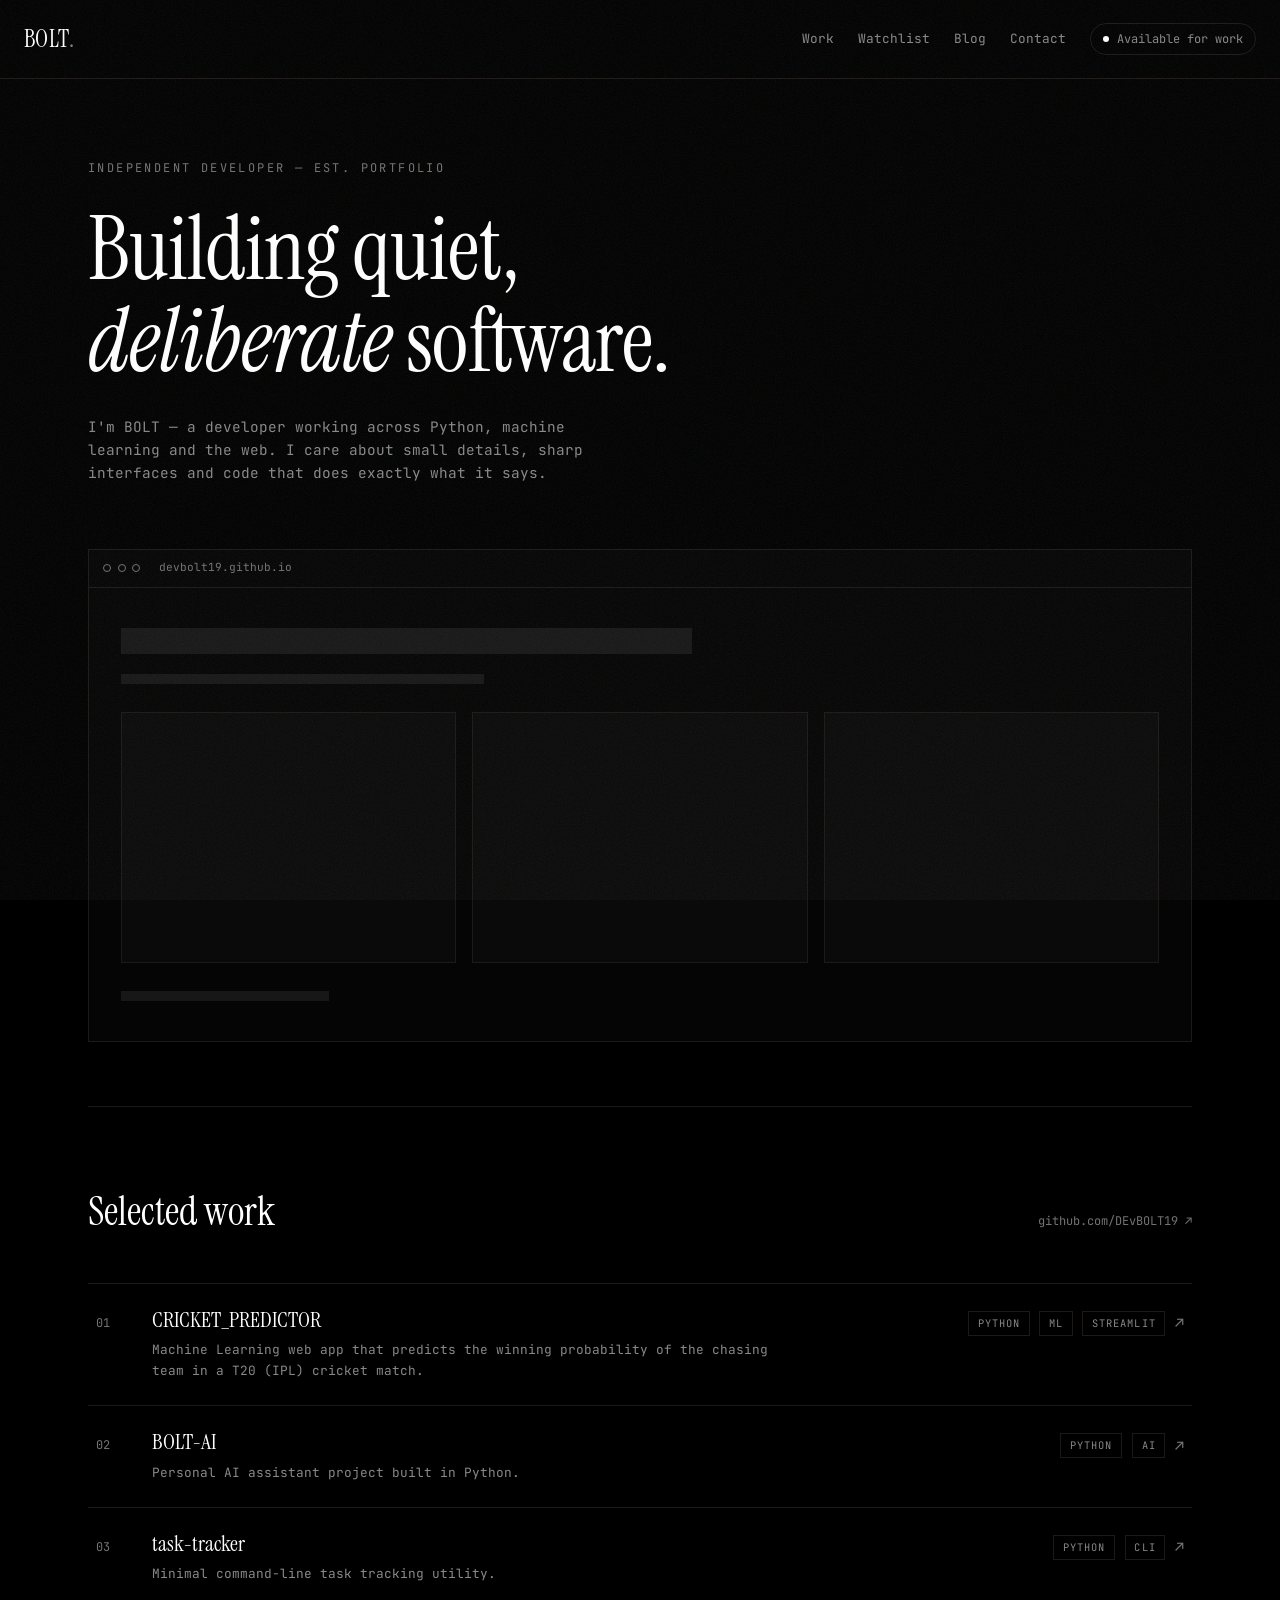
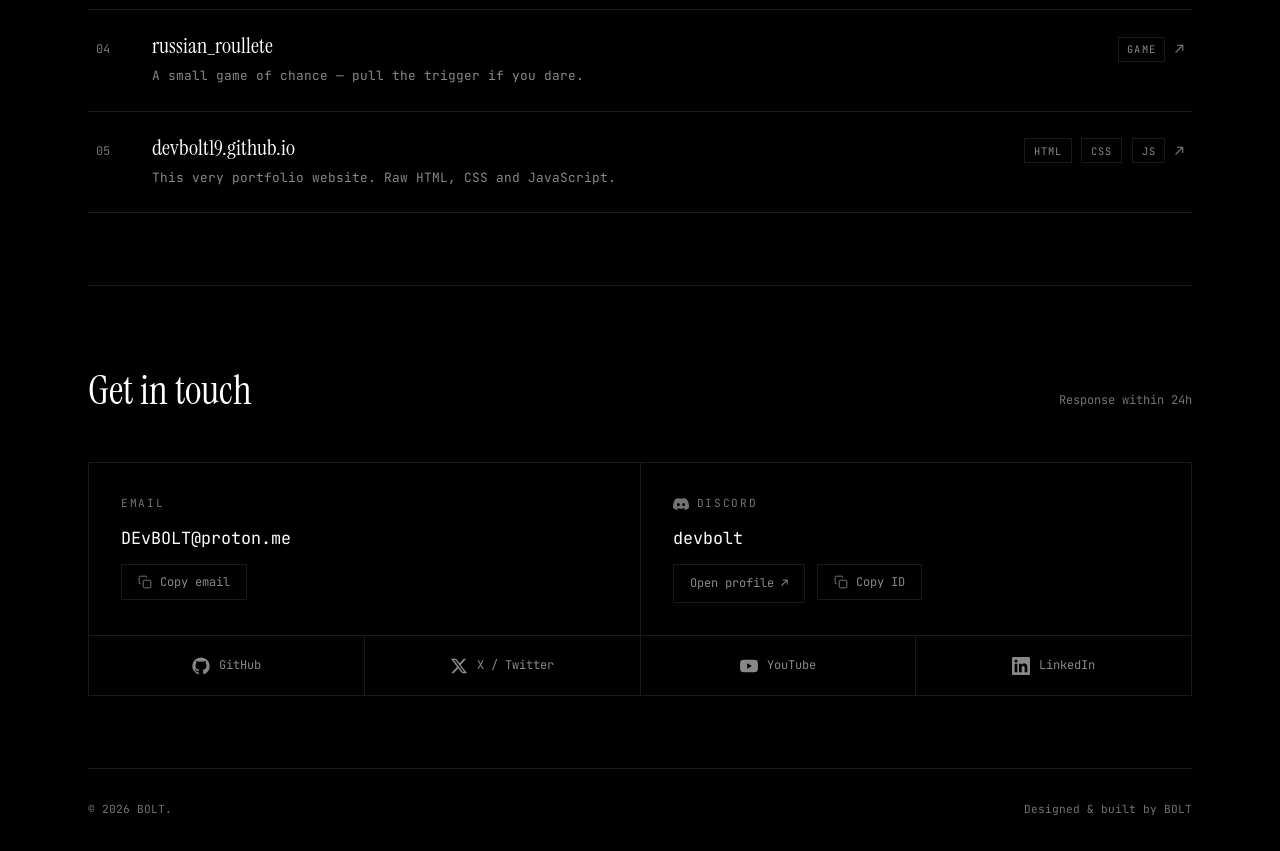
<file: index1.html>
<!DOCTYPE html>
<html lang="en">
<head>
  <meta charset="UTF-8" />
  <meta name="viewport" content="width=device-width, initial-scale=1.0" />
  <title>BOLT. — Developer Portfolio</title>
  <meta name="description" content="BOLT. Developer portfolio — selected projects, contact and socials." />
  <link rel="preconnect" href="https://fonts.googleapis.com" />
  <link rel="preconnect" href="https://fonts.gstatic.com" crossorigin />
  <link href="https://fonts.googleapis.com/css2?family=Instrument+Serif:ital@0;1&family=JetBrains+Mono:ital,wght@0,300;0,400;0,500;1,400&display=swap" rel="stylesheet" />
  <link rel="stylesheet" href="data/style.css" />
</head>
<body>
  <!-- Grain overlay -->
  <div class="grain" aria-hidden="true"></div>

  <!-- Header -->
  <header class="site-header">
    <a href="#top" class="logo">BOLT<span class="logo-dot">.</span></a>
    <nav class="header-nav" aria-label="Primary">
      <a href="#work">Work</a>
      <a href="watchlist.html">Watchlist</a>
      <a href="blog.html">Blog</a>
      <a href="#contact">Contact</a>
      <span class="status"><span class="status-dot" aria-hidden="true"></span>Available for work</span>
    </nav>
  </header>

  <main id="top">
    <!-- Hero -->
    <section class="hero" aria-labelledby="hero-title">
      <p class="kicker mono">Independent developer — est. portfolio</p>
      <h1 id="hero-title" class="hero-title">
        Building quiet,<br />
        <em>deliberate</em> software.
      </h1>
      <p class="hero-sub">
        I&apos;m BOLT — a developer working across Python, machine learning and the web.
        I care about small details, sharp interfaces and code that does exactly what it says.
      </p>

      <!-- Preview frame -->
      <div class="frame" role="img" aria-label="Stylized preview of a dark, minimalist website">
        <div class="frame-chrome">
          <span class="frame-dot"></span>
          <span class="frame-dot"></span>
          <span class="frame-dot"></span>
          <span class="frame-url mono">devbolt19.github.io</span>
        </div>
        <div class="frame-body">
          <div class="frame-line frame-line-lg"></div>
          <div class="frame-line frame-line-md"></div>
          <div class="frame-grid">
            <div class="frame-cell"></div>
            <div class="frame-cell"></div>
            <div class="frame-cell"></div>
          </div>
          <div class="frame-line frame-line-sm"></div>
        </div>
      </div>
    </section>

    <!-- Work -->
    <section id="work" class="section" aria-labelledby="work-title">
      <div class="section-head">
        <h2 id="work-title" class="section-title">Selected work</h2>
        <a class="section-link mono" href="https://github.com/DEvBOLT19" target="_blank" rel="noopener noreferrer">github.com/DEvBOLT19 ↗</a>
      </div>
      <ol id="project-list" class="project-list">
        <!-- Populated by data/script.js -->
      </ol>
    </section>

    <!-- Contact -->
    <section id="contact" class="section" aria-labelledby="contact-title">
      <div class="section-head">
        <h2 id="contact-title" class="section-title">Get in touch</h2>
        <span class="section-link mono">Response within 24h</span>
      </div>

      <div class="contact-grid">
        <!-- Email -->
        <div class="contact-card">
          <p class="contact-label mono">Email</p>
          <p class="contact-value mono" id="email-value">Loading…</p>
          <button class="copy-btn mono" id="copy-email" type="button">
            <svg width="14" height="14" viewBox="0 0 24 24" fill="none" stroke="currentColor" stroke-width="1.5" aria-hidden="true"><rect x="9" y="9" width="13" height="13" rx="2"/><path d="M5 15H4a2 2 0 0 1-2-2V4a2 2 0 0 1 2-2h9a2 2 0 0 1 2 2v1"/></svg>
            <span>Copy email</span>
          </button>
        </div>

        <!-- Discord -->
        <div class="contact-card">
          <p class="contact-label mono">
            <svg class="discord-icon" width="16" height="16" viewBox="0 0 24 24" fill="currentColor" aria-hidden="true"><path d="M20.317 4.37a19.79 19.79 0 0 0-4.885-1.515.074.074 0 0 0-.079.037c-.21.375-.444.864-.608 1.25a18.27 18.27 0 0 0-5.487 0 12.64 12.64 0 0 0-.617-1.25.077.077 0 0 0-.079-.037A19.736 19.736 0 0 0 3.677 4.37a.07.07 0 0 0-.032.027C.533 9.046-.32 13.58.099 18.057a.082.082 0 0 0 .031.057 19.9 19.9 0 0 0 5.993 3.03.078.078 0 0 0 .084-.028c.462-.63.874-1.295 1.226-1.994a.076.076 0 0 0-.041-.106 13.107 13.107 0 0 1-1.872-.892.077.077 0 0 1-.008-.128c.126-.094.252-.192.372-.291a.074.074 0 0 1 .077-.01c3.928 1.793 8.18 1.793 12.062 0a.074.074 0 0 1 .078.01c.12.098.246.198.373.292a.077.077 0 0 1-.006.127 12.299 12.299 0 0 1-1.873.892.077.077 0 0 0-.041.107c.36.698.772 1.362 1.225 1.993a.076.076 0 0 0 .084.028 19.839 19.839 0 0 0 6.002-3.03.077.077 0 0 0 .032-.054c.5-5.177-.838-9.674-3.549-13.66a.061.061 0 0 0-.031-.03zM8.02 15.33c-1.182 0-2.157-1.085-2.157-2.419 0-1.333.955-2.418 2.157-2.418 1.21 0 2.176 1.095 2.157 2.418 0 1.334-.956 2.419-2.157 2.419zm7.975 0c-1.183 0-2.157-1.085-2.157-2.419 0-1.333.955-2.418 2.157-2.418 1.21 0 2.176 1.095 2.157 2.418 0 1.334-.946 2.419-2.157 2.419z"/></svg>
            Discord
          </p>
          <p class="contact-value mono" id="discord-value">devbolt</p>
          <div class="contact-actions">
            <a class="copy-btn mono" href="https://discord.com/users/1465964458282188820" target="_blank" rel="noopener noreferrer">
              <span>Open profile ↗</span>
            </a>
            <button class="copy-btn mono" id="copy-discord" type="button">
              <svg width="14" height="14" viewBox="0 0 24 24" fill="none" stroke="currentColor" stroke-width="1.5" aria-hidden="true"><rect x="9" y="9" width="13" height="13" rx="2"/><path d="M5 15H4a2 2 0 0 1-2-2V4a2 2 0 0 1 2-2h9a2 2 0 0 1 2 2v1"/></svg>
              <span>Copy ID</span>
            </button>
          </div>
        </div>
      </div>

      <!-- Socials -->
      <ul class="social-bar" aria-label="Social links">
        <li>
          <a href="https://github.com/DEvBOLT19" target="_blank" rel="noopener noreferrer">
            <svg width="18" height="18" viewBox="0 0 24 24" fill="currentColor" aria-hidden="true"><path d="M12 .5C5.65.5.5 5.65.5 12c0 5.08 3.29 9.39 7.86 10.91.58.11.79-.25.79-.55v-2.15c-3.2.7-3.87-1.36-3.87-1.36-.52-1.33-1.28-1.68-1.28-1.68-1.04-.71.08-.7.08-.7 1.15.08 1.76 1.19 1.76 1.19 1.03 1.76 2.69 1.25 3.35.96.1-.75.4-1.26.73-1.55-2.55-.29-5.23-1.28-5.23-5.69 0-1.26.45-2.29 1.19-3.09-.12-.29-.52-1.46.11-3.05 0 0 .97-.31 3.17 1.18a11 11 0 0 1 5.78 0c2.2-1.49 3.17-1.18 3.17-1.18.63 1.59.23 2.76.11 3.05.74.8 1.19 1.83 1.19 3.09 0 4.42-2.69 5.4-5.25 5.68.41.36.78 1.06.78 2.14v3.17c0 .31.21.67.8.55A11.51 11.51 0 0 0 23.5 12C23.5 5.65 18.35.5 12 .5z"/></svg>
            <span class="mono">GitHub</span>
          </a>
        </li>
        <li>
          <a href="https://x.com/DEvBOLT19" target="_blank" rel="noopener noreferrer">
            <svg width="18" height="18" viewBox="0 0 24 24" fill="currentColor" aria-hidden="true"><path d="M18.244 2.25h3.308l-7.227 8.26 8.502 11.24H16.17l-5.214-6.817L4.99 21.75H1.68l7.73-8.835L1.254 2.25H8.08l4.713 6.231zm-1.161 17.52h1.833L7.084 4.126H5.117z"/></svg>
            <span class="mono">X / Twitter</span>
          </a>
        </li>
        <li>
          <a href="https://www.youtube.com/@bolt_66" target="_blank" rel="noopener noreferrer">
            <svg width="18" height="18" viewBox="0 0 24 24" fill="currentColor" aria-hidden="true"><path d="M23.5 6.19a3.02 3.02 0 0 0-2.12-2.14C19.51 3.55 12 3.55 12 3.55s-7.51 0-9.38.5A3.02 3.02 0 0 0 .5 6.19C0 8.07 0 12 0 12s0 3.93.5 5.81a3.02 3.02 0 0 0 2.12 2.14c1.87.5 9.38.5 9.38.5s7.51 0 9.38-.5a3.02 3.02 0 0 0 2.12-2.14C24 15.93 24 12 24 12s0-3.93-.5-5.81zM9.55 15.57V8.43L15.82 12l-6.27 3.57z"/></svg>
            <span class="mono">YouTube</span>
          </a>
        </li>
        <li>
          <a href="https://www.linkedin.com/feed/" target="_blank" rel="noopener noreferrer">
            <svg width="18" height="18" viewBox="0 0 24 24" fill="currentColor" aria-hidden="true"><path d="M20.45 20.45h-3.55v-5.57c0-1.33-.03-3.04-1.85-3.04-1.86 0-2.14 1.45-2.14 2.94v5.67H9.35V9h3.41v1.56h.05c.48-.9 1.64-1.85 3.37-1.85 3.6 0 4.27 2.37 4.27 5.46v6.28zM5.34 7.43a2.06 2.06 0 1 1 0-4.12 2.06 2.06 0 0 1 0 4.12zM7.12 20.45H3.55V9h3.57v11.45zM22.22 0H1.77C.79 0 0 .77 0 1.73v20.54C0 23.23.79 24 1.77 24h20.45c.98 0 1.78-.77 1.78-1.73V1.73C24 .77 23.2 0 22.22 0z"/></svg>
            <span class="mono">LinkedIn</span>
          </a>
        </li>
      </ul>
    </section>
  </main>

  <footer class="site-footer">
    <span class="mono">© <span id="year">2026</span> BOLT.</span>
    <span class="mono">Designed &amp; built by BOLT</span>
  </footer>

  <script src="data/script.js"></script>
</body>
</html>
</file>
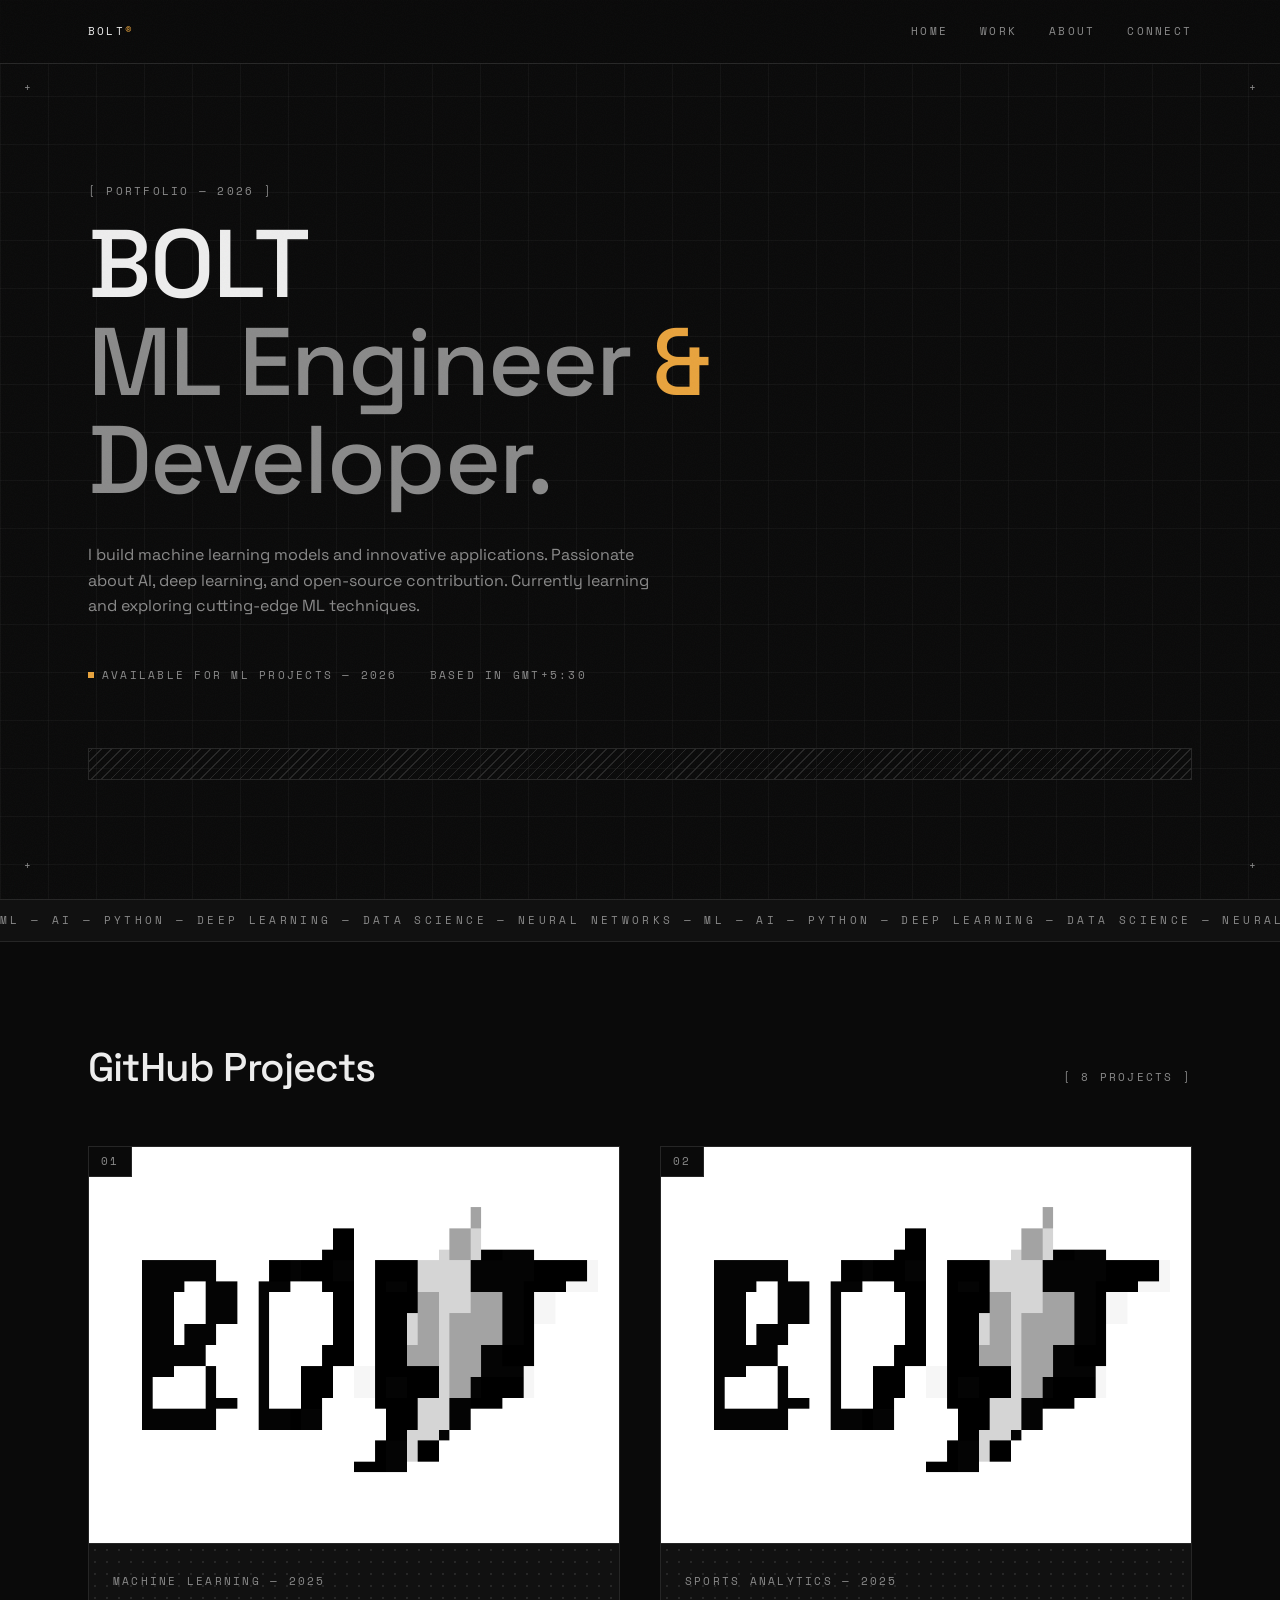
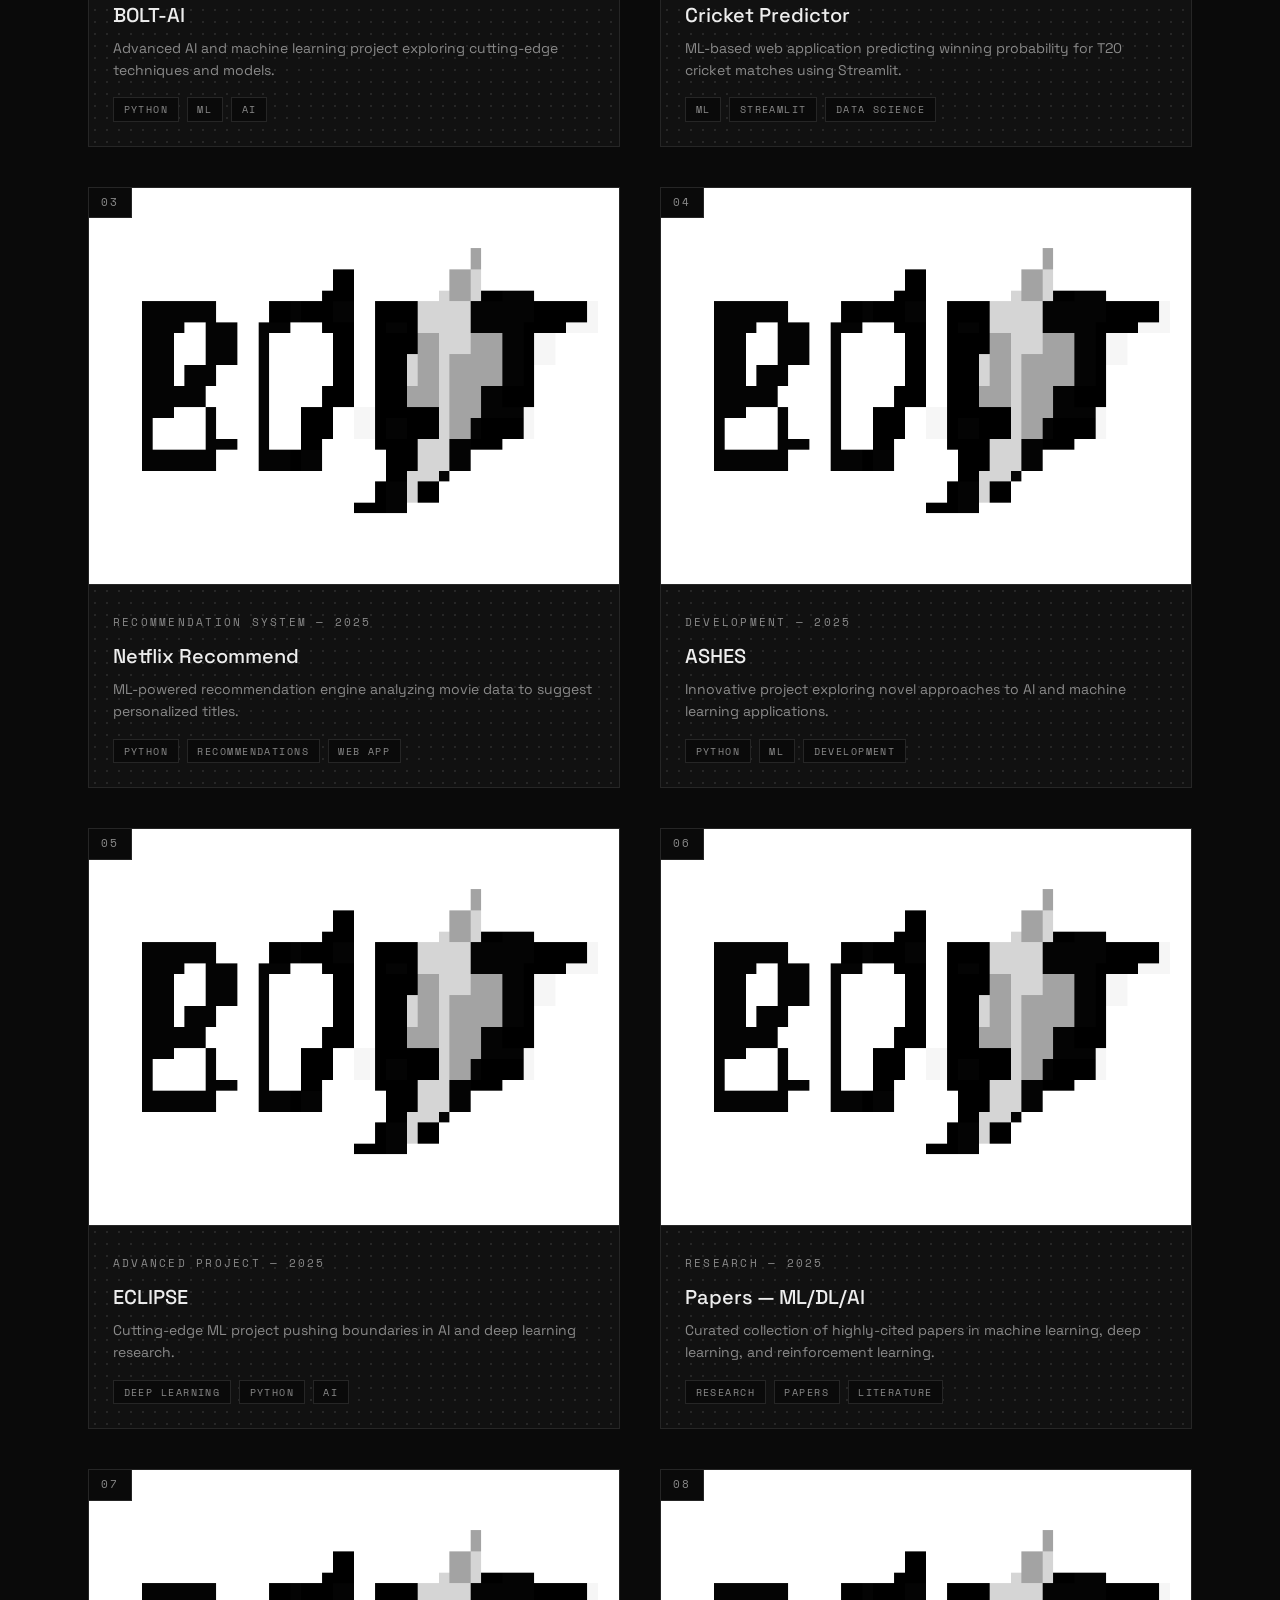
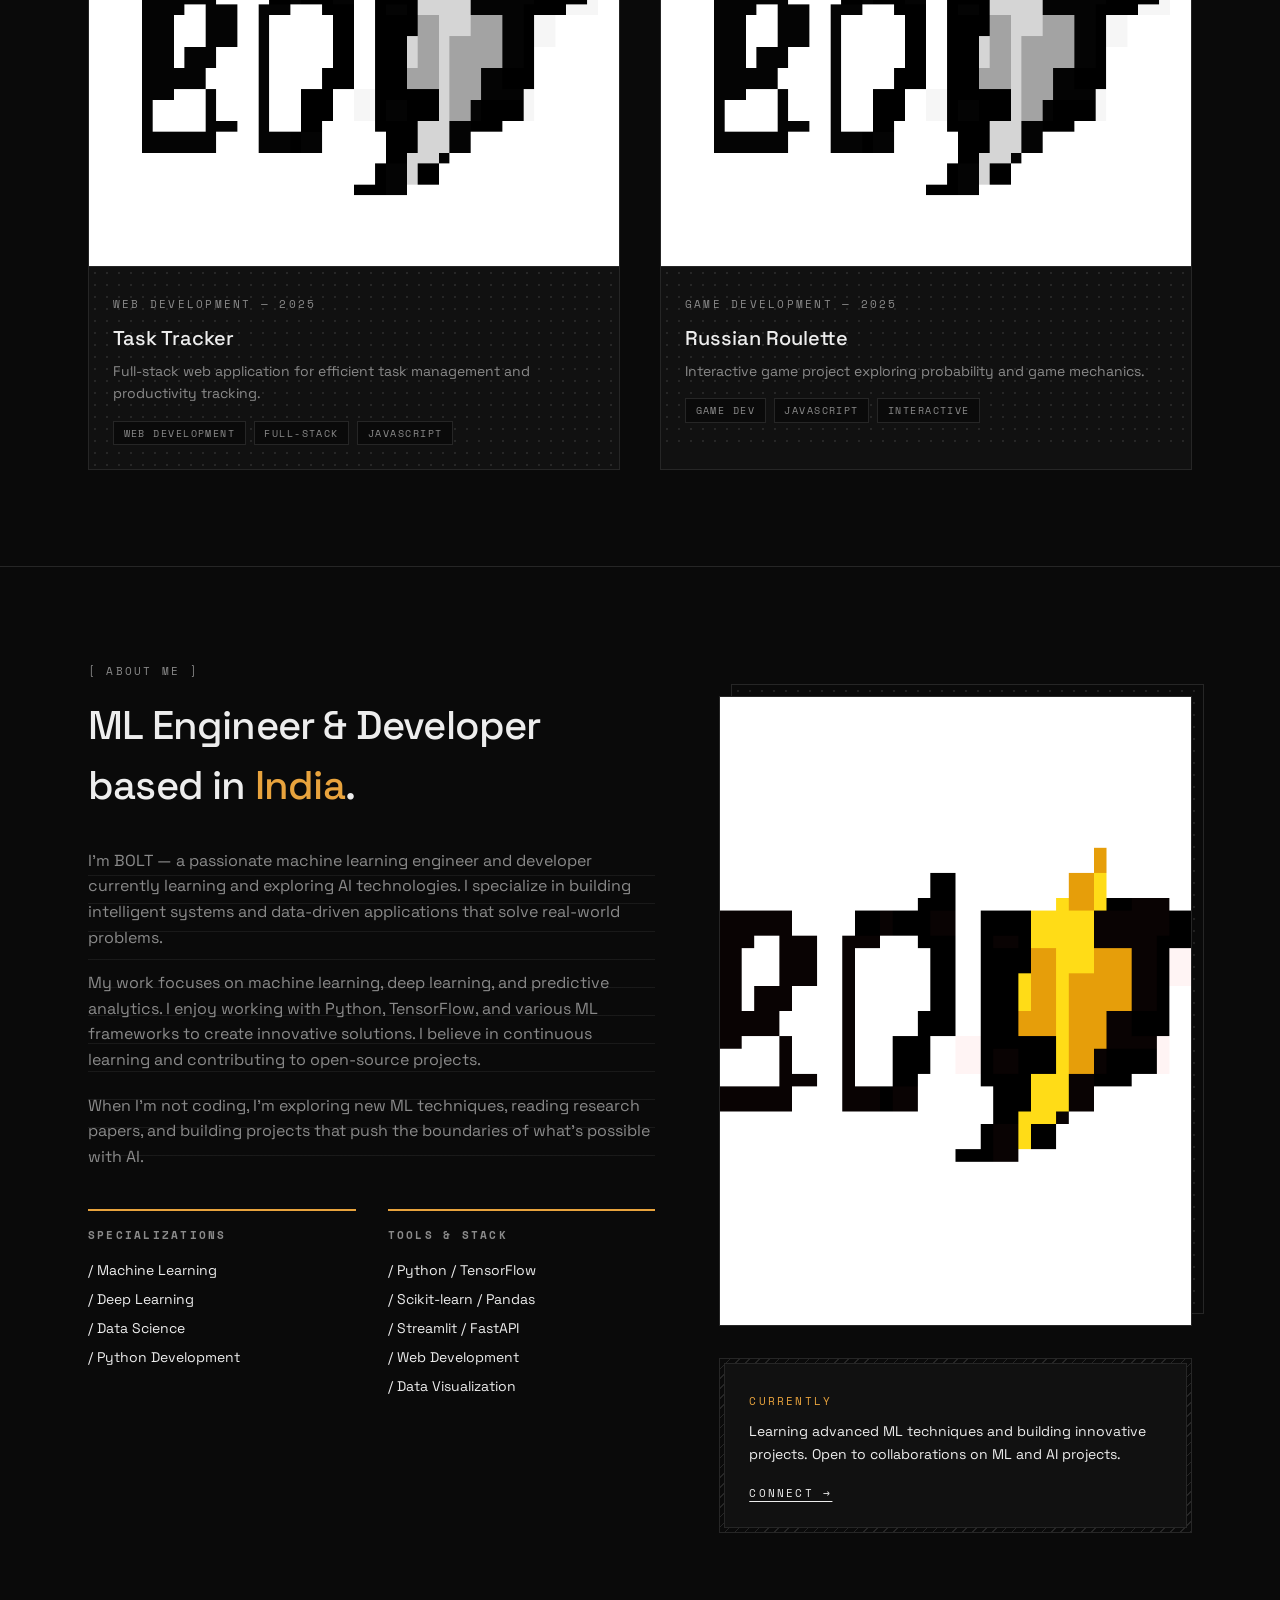
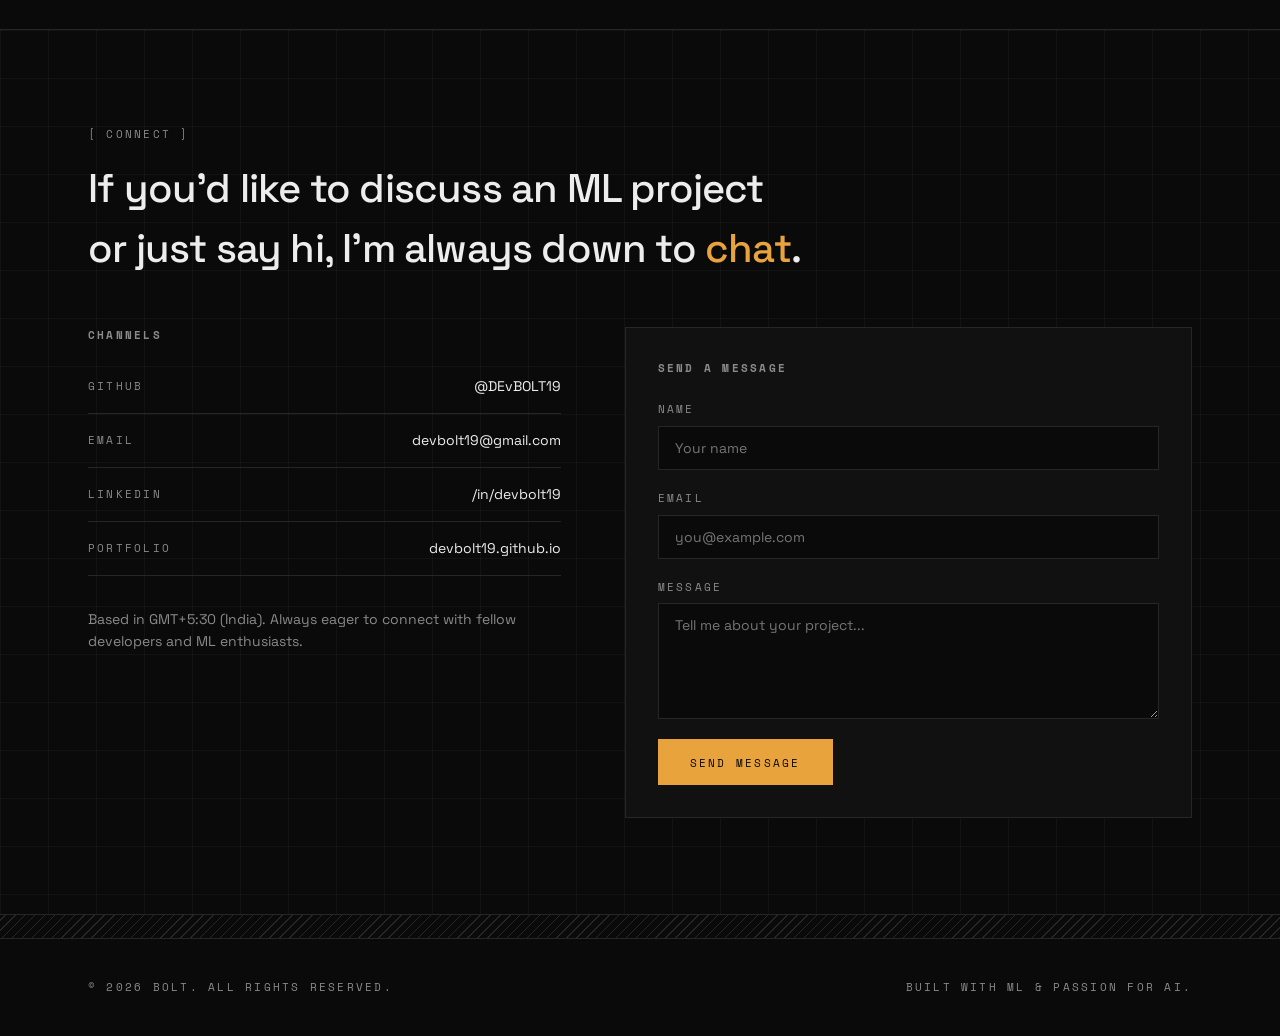
<file: portflio.html>
<!DOCTYPE html>
<html lang="en" class="bg">
<!-- ================================================================
     █████████████████████████████████████████████████████████████████
     AIDEN COLE — PORTFOLIO (SINGLE STATIC FILE)
     █████████████████████████████████████████████████████████████████

     THIS ONE FILE CONTAINS THE ENTIRE WEBSITE: html + css + content.
     No build step needed. Open it in any browser, or host it anywhere.

     ─────────────────────────────────────────────────────────────────
     ██ FILE / FOLDER STRUCTURE (keep it like this)
     ─────────────────────────────────────────────────────────────────
       index.html                        <- this file (everything)
       images/                           <- put ALL your images here
         ├─ portrait.png                 <- your photo (About section)
         ├─ project-lumen.png            <- project 01 thumbnail
         ├─ project-atelier.png          <- project 02 thumbnail
         ├─ project-nocturne.png         <- project 03 thumbnail
         └─ project-halcyon.png          <- project 04 thumbnail

     ─────────────────────────────────────────────────────────────────
     ██ HOW TO CHANGE AN IMAGE
     ─────────────────────────────────────────────────────────────────
       1. Drop your new file into the  images/  folder
       2. Search this file for  src="images/   (Ctrl+F)
       3. Replace the filename, e.g.:
            src="images/project-lumen.png"  ->  src="images/my-app.png"
       4. Update the  alt="..."  text so it describes YOUR image
       * You can also paste a full URL: src="https://example.com/pic.jpg"

     ─────────────────────────────────────────────────────────────────
     ██ HOW TO EDIT LINKS (GitHub, LinkedIn, email, etc.)
     ─────────────────────────────────────────────────────────────────
       Search for  ██ EDIT: CONNECT  below. Each channel is one <li>.
       Change BOTH the  href="..."  (where it goes) and the visible
       text (what people see). Email lives in href="mailto:...".

     ─────────────────────────────────────────────────────────────────
     ██ HOW TO ADD A NEW PROJECT
     ─────────────────────────────────────────────────────────────────
       1. Search for  ██ EDIT: PROJECT TEMPLATE  below
       2. Copy the whole commented <article> ... </article> block
       3. Paste it inside the  <div class="work-grid">  after the
          last project, and remove the comment wrapper around it
          (the opening "less-than !" marker and closing marker)
       4. Change the number badge (05), image, title, description, tags
       5. Update the "[ 4 Projects ]" counter in the Work heading

     ─────────────────────────────────────────────────────────────────
     ██ QUICK EDIT INDEX (Ctrl+F these markers)
     ─────────────────────────────────────────────────────────────────
       ██ EDIT: HEADER            your logo text + menu labels
       ██ EDIT: HERO              name, headline, intro, availability
       ██ EDIT: MARQUEE           the scrolling words strip
       ██ EDIT: WORK              the 4 project cards
       ██ EDIT: PROJECT TEMPLATE  copy-paste block for new projects
       ██ EDIT: ABOUT             bio, services, tools, portrait
       ██ EDIT: CONNECT           email + social links + form
       ██ EDIT: FOOTER            copyright + tagline
     ================================================================ -->
<head>
  <meta charset="UTF-8" />
  <meta name="viewport" content="width=device-width, initial-scale=1.0" />
  <title>BOLT — ML Engineer &amp; Developer</title>
  <meta name="description" content="Portfolio of BOLT — Machine Learning Engineer passionate about AI, ML, and open-source development." />

  <!-- Fonts (matches the original design). Remove these 3 lines to use system fonts. -->
  <link rel="preconnect" href="https://fonts.googleapis.com" />
  <link rel="preconnect" href="https://fonts.gstatic.com" crossorigin />
  <link href="https://fonts.googleapis.com/css2?family=Space+Grotesk:wght@400;500&family=Space+Mono&display=swap" rel="stylesheet" />

  <style>
    /* ==============================================================
       ██ THEME — change the whole site's colors from these 7 lines
       ============================================================== */
    :root {
      --bg: #0a0a0a;            /* page background */
      --card: #111111;          /* card background */
      --fg: #ededed;            /* main text */
      --muted: #8a8a8a;         /* secondary text */
      --border: #262626;        /* thin lines */
      --accent: #e8a33d;        /* the amber highlight color */
      --accent-fg: #0a0a0a;     /* text ON the accent color */
    }

    * { margin: 0; padding: 0; box-sizing: border-box; }
    html { scroll-behavior: smooth; background: var(--bg); }
    body {
      background: var(--bg);
      color: var(--fg);
      font-family: 'Space Grotesk', system-ui, sans-serif;
      line-height: 1.5;
    }
    .mono { font-family: 'Space Mono', monospace; font-size: 0.7rem; letter-spacing: 0.2em; text-transform: uppercase; }
    .muted { color: var(--muted); }
    .accent { color: var(--accent); }
    img { display: block; max-width: 100%; }
    a { color: inherit; text-decoration: none; }
    ul { list-style: none; }
    .container { max-width: 72rem; margin: 0 auto; padding: 0 1.5rem; }

    /* ==============================================================
       TEXTURES — grain, blueprint grid, halftone dots, hatch, ruled
       ============================================================== */
    body::after {                     /* film grain over everything */
      content: ""; position: fixed; inset: 0; z-index: 50; pointer-events: none; opacity: 0.5;
      background-image: url("data:image/svg+xml,%3Csvg xmlns='http://www.w3.org/2000/svg' width='120' height='120'%3E%3Cfilter id='n'%3E%3CfeTurbulence type='fractalNoise' baseFrequency='0.9' numOctaves='3'/%3E%3C/filter%3E%3Crect width='120' height='120' filter='url(%23n)' opacity='0.06'/%3E%3C/svg%3E");
    }
    .texture-grid {                   /* faint blueprint grid */
      background-image:
        linear-gradient(rgba(138,138,138,0.07) 1px, transparent 1px),
        linear-gradient(90deg, rgba(138,138,138,0.07) 1px, transparent 1px);
      background-size: 48px 48px;
    }
    .texture-dots {                   /* halftone dot field */
      background-image: radial-gradient(rgba(138,138,138,0.18) 1px, transparent 1px);
      background-size: 12px 12px;
    }
    .texture-hatch {                  /* diagonal hatch strip */
      background-image: repeating-linear-gradient(-45deg, var(--border) 0 1px, transparent 1px 7px);
    }
    .texture-ruled {                  /* ledger ruled lines */
      background-image: repeating-linear-gradient(transparent 0 27px, rgba(138,138,138,0.12) 27px 28px);
    }

    /* ============ HEADER ============ */
    .site-header {
      position: fixed; inset: 0 0 auto 0; z-index: 40; height: 4rem;
      border-bottom: 1px solid var(--border);
      background: rgba(10,10,10,0.85); backdrop-filter: blur(12px);
    }
    .site-header .container { display: flex; height: 100%; align-items: center; justify-content: space-between; }
    .site-header nav ul { display: flex; gap: 2rem; }
    .site-header nav a { color: var(--muted); transition: color 0.2s; }
    .site-header nav a:hover { color: var(--accent); }

    /* ============ HERO ============ */
    .hero {
      position: relative; display: flex; flex-direction: column; justify-content: center;
      min-height: 100vh; padding: 8rem 0 4rem; border-bottom: 1px solid var(--border);
    }
    .reg-mark { position: absolute; font-family: 'Space Mono', monospace; font-size: 0.7rem; color: var(--muted); }
    .hero h1 { font-size: clamp(3rem, 8vw, 6rem); font-weight: 500; line-height: 1.02; letter-spacing: -0.02em; text-wrap: balance; }
    .hero .intro { margin-top: 2rem; max-width: 36rem; color: var(--muted); line-height: 1.6; }
    .hero .meta { margin-top: 3rem; display: flex; flex-wrap: wrap; gap: 0.75rem 2rem; align-items: center; }
    .pulse-dot { display: inline-block; width: 6px; height: 6px; background: var(--accent); animation: pulse 2s infinite; }
    @keyframes pulse { 50% { opacity: 0.3; } }
    .hatch-strip { margin-top: 4rem; height: 2rem; border: 1px solid var(--border); }

    /* ============ MARQUEE ============ */
    .marquee { overflow: hidden; border-bottom: 1px solid var(--border); background: var(--card); padding: 0.75rem 0; }
    .marquee-track { display: flex; width: max-content; white-space: nowrap; letter-spacing: 0.3em; color: var(--muted); animation: marquee 30s linear infinite; }
    .marquee-track span { padding-right: 1rem; }
    @keyframes marquee { to { transform: translateX(-50%); } }
    @media (prefers-reduced-motion: reduce) { .marquee-track { animation: none; } }

    /* ============ WORK ============ */
    .work { border-bottom: 1px solid var(--border); padding: 6rem 0; }
    .section-head { display: flex; flex-wrap: wrap; align-items: baseline; justify-content: space-between; gap: 1rem; margin-bottom: 3rem; }
    h2 { font-size: clamp(1.9rem, 4vw, 2.5rem); font-weight: 500; letter-spacing: -0.02em; }
    .work-grid { display: grid; gap: 2.5rem; }
    @media (min-width: 768px) { .work-grid { grid-template-columns: 1fr 1fr; } }
    .project { position: relative; border: 1px solid var(--border); background: var(--card); transition: border-color 0.2s; }
    .project:hover { border-color: rgba(232,163,61,0.5); }
    .project .badge { position: absolute; top: 0; left: 0; z-index: 10; border-right: 1px solid var(--border); border-bottom: 1px solid var(--border); background: var(--bg); padding: 0.4rem 0.75rem; color: var(--muted); }
    .project .thumb { aspect-ratio: 4 / 3; overflow: hidden; border-bottom: 1px solid var(--border); }
    .project .thumb img { width: 100%; height: 100%; object-fit: cover; filter: grayscale(1); transition: transform 0.5s ease-out, filter 0.5s ease-out; }
    .project:hover .thumb img { transform: scale(1.04); filter: grayscale(0); }
    .project .body { padding: 1.5rem; }
    .project h3 { margin-top: 0.5rem; font-size: 1.25rem; font-weight: 500; }
    .project:hover h3 { color: var(--accent); }
    .project p { margin-top: 0.4rem; font-size: 0.875rem; color: var(--muted); line-height: 1.6; }
    .tags { display: flex; flex-wrap: wrap; gap: 0.5rem; margin-top: 1rem; }
    .tags span { border: 1px solid var(--border); background: var(--bg); padding: 0.25rem 0.6rem; font-family: 'Space Mono', monospace; font-size: 0.6rem; letter-spacing: 0.15em; text-transform: uppercase; color: var(--muted); }

    /* ============ ABOUT ============ */
    .about { border-bottom: 1px solid var(--border); padding: 6rem 0; }
    .about-grid { display: grid; gap: 3rem; }
    @media (min-width: 768px) { .about-grid { grid-template-columns: 1.2fr 1fr; gap: 4rem; } }
    .about .bio { margin-top: 2rem; display: flex; flex-direction: column; gap: 1.25rem; color: var(--muted); line-height: 1.6; }
    .about .lists { margin-top: 2.5rem; display: grid; grid-template-columns: 1fr 1fr; gap: 2rem; }
    .about .lists > div { border-top: 2px solid var(--accent); padding-top: 1rem; }
    .about .lists ul { margin-top: 1rem; display: flex; flex-direction: column; gap: 0.5rem; font-size: 0.875rem; }
    .portrait-wrap { position: relative; }
    .portrait-frame { position: absolute; top: -0.75rem; right: -0.75rem; width: 100%; height: 100%; border: 1px solid var(--border); }
    .portrait { position: relative; aspect-ratio: 3 / 4; overflow: hidden; border: 1px solid var(--border); }
    .portrait img { width: 100%; height: 100%; object-fit: cover; }
    .status-card { margin-top: 2rem; border: 1px solid var(--border); }
    .status-card .inner { margin: 0.25rem; border: 1px solid var(--border); background: var(--card); padding: 1.5rem; }
    .status-card p { margin-top: 0.5rem; font-size: 0.875rem; line-height: 1.6; }
    .status-card a { font-family: 'Space Mono', monospace; font-size: 0.7rem; letter-spacing: 0.2em; text-transform: uppercase; text-decoration: underline; text-underline-offset: 4px; }
    .status-card a:hover { color: var(--accent); }

    /* ============ CONNECT ============ */
    .connect { padding: 6rem 0; }
    .connect h2 { max-width: 48rem; text-wrap: balance; }
    .connect-grid { margin-top: 3rem; display: grid; gap: 3rem; }
    @media (min-width: 768px) { .connect-grid { grid-template-columns: 1fr 1.2fr; gap: 4rem; } }
    .channels li { display: flex; align-items: center; justify-content: space-between; gap: 1rem; border-bottom: 1px solid var(--border); padding: 1rem 0; }
    .channels a { font-size: 0.875rem; transition: color 0.2s; }
    .channels a:hover { color: var(--accent); }
    .form-card { border: 1px solid var(--border); background: var(--card); padding: 2rem; }
    .form-card form { display: flex; flex-direction: column; gap: 1.25rem; }
    .form-card label { display: flex; flex-direction: column; gap: 0.5rem; }
    .form-card input, .form-card textarea {
      border: 1px solid var(--border); background: var(--bg); color: var(--fg);
      padding: 0.75rem 1rem; font-size: 0.875rem; font-family: inherit;
    }
    .form-card input:focus, .form-card textarea:focus { outline: 1px solid var(--accent); }
    .form-card button {
      align-self: flex-start; border: none; background: var(--accent); color: var(--accent-fg);
      padding: 0.9rem 2rem; font-family: 'Space Mono', monospace; font-size: 0.7rem;
      letter-spacing: 0.2em; text-transform: uppercase; cursor: pointer; transition: opacity 0.2s;
    }
    .form-card button:hover { opacity: 0.85; }

    /* ============ FOOTER ============ */
    .site-footer { border-top: 1px solid var(--border); }
    .site-footer .hatch { height: 1.5rem; border-bottom: 1px solid var(--border); }
    .site-footer .container { display: flex; flex-wrap: wrap; align-items: center; justify-content: space-between; gap: 1rem; padding-top: 2.5rem; padding-bottom: 2.5rem; }
  </style>
</head>
<body>

  <!-- ██ EDIT: HEADER — your logo text + menu labels -->
  <header class="site-header">
    <div class="container">
      <a href="#home" class="mono">BOLT<span class="accent">&reg;</span></a>
      <nav aria-label="Main navigation">
        <ul class="mono">
          <li><a href="#home">Home</a></li>
          <li><a href="#work">Work</a></li>
          <li><a href="#about">About</a></li>
          <li><a href="#connect">Connect</a></li>
        </ul>
      </nav>
    </div>
  </header>

  <main>
    <!-- ██ EDIT: HERO — name, headline, intro, availability, location -->
    <section id="home" class="hero texture-grid">
      <span class="reg-mark" style="top:5rem;left:1.5rem" aria-hidden="true">+</span>
      <span class="reg-mark" style="top:5rem;right:1.5rem" aria-hidden="true">+</span>
      <span class="reg-mark" style="bottom:1.5rem;left:1.5rem" aria-hidden="true">+</span>
      <span class="reg-mark" style="bottom:1.5rem;right:1.5rem" aria-hidden="true">+</span>

      <div class="container">
        <p class="mono muted" style="margin-bottom:1rem">[ Portfolio — 2026 ]</p>

        <h1>
          BOLT<br />
          <span class="muted">ML Engineer <span class="accent">&amp;</span> Developer.</span>
        </h1>

        <p class="intro">
          I build machine learning models and innovative applications. Passionate about AI, deep learning, and open-source contribution. Currently learning and exploring cutting-edge ML techniques.
        </p>

        <div class="meta">
          <span class="mono muted" style="display:flex;align-items:center;gap:0.5rem">
            <span class="pulse-dot" aria-hidden="true"></span>
            Available for ML projects — 2026
          </span>
          <span class="mono muted">Based in GMT+5:30</span>
        </div>

        <div class="hatch-strip texture-hatch" aria-hidden="true"></div>
      </div>
    </section>

    <!-- ██ EDIT: MARQUEE — change the repeating words (keep both spans identical) -->
    <div class="marquee" aria-hidden="true">
      <div class="marquee-track mono">
        <span>ML — AI — Python — Deep Learning — Data Science — Neural Networks — ML — AI — Python — Deep Learning — Data Science — Neural Networks — </span>
        <span>ML — AI — Python — Deep Learning — Data Science — Neural Networks — ML — AI — Python — Deep Learning — Data Science — Neural Networks — </span>
      </div>
    </div>

    <!-- ██ EDIT: WORK — each <article class="project"> is one project card -->
    <section id="work" class="work">
      <div class="container">
        <div class="section-head">
          <h2>GitHub Projects</h2>
          <!-- EDIT: update this counter when you add/remove projects -->
          <span class="mono muted">[ 8 Projects ]</span>
        </div>

        <div class="work-grid">
          <!-- ─── PROJECT 01 ─── -->
          <article class="project">
            <span class="badge mono">01</span>
            <div class="thumb">
              <!-- EDIT IMAGE: change src + alt -->
              <img src="images/pfp.png" alt="BOLT-AI Machine Learning Project" />
            </div>
            <div class="body texture-dots">
              <span class="mono muted">Machine Learning — 2025</span>
              <h3>BOLT-AI</h3>
              <p>Advanced AI and machine learning project exploring cutting-edge techniques and models.</p>
              <div class="tags"><span>Python</span><span>ML</span><span>AI</span></div>
            </div>
          </article>

          <!-- ─── PROJECT 02 ─── -->
          <article class="project">
            <span class="badge mono">02</span>
            <div class="thumb">
              <img src="images/pfp.png" alt="Cricket Predictor Machine Learning" />
            </div>
            <div class="body texture-dots">
              <span class="mono muted">Sports Analytics — 2025</span>
              <h3>Cricket Predictor</h3>
              <p>ML-based web application predicting winning probability for T20 cricket matches using Streamlit.</p>
              <div class="tags"><span>ML</span><span>Streamlit</span><span>Data Science</span></div>
            </div>
          </article>

          <!-- ─── PROJECT 03 ─── -->
          <article class="project">
            <span class="badge mono">03</span>
            <div class="thumb">
              <img src="images/pfp.png" alt="Netflix Recommendation System" />
            </div>
            <div class="body texture-dots">
              <span class="mono muted">Recommendation System — 2025</span>
              <h3>Netflix Recommend</h3>
              <p>ML-powered recommendation engine analyzing movie data to suggest personalized titles.</p>
              <div class="tags"><span>Python</span><span>Recommendations</span><span>Web App</span></div>
            </div>
          </article>

          <!-- ─── PROJECT 04 ─── -->
          <article class="project">
            <span class="badge mono">04</span>
            <div class="thumb">
              <img src="images/pfp.png" alt="ASHES Project" />
            </div>
            <div class="body texture-dots">
              <span class="mono muted">Development — 2025</span>
              <h3>ASHES</h3>
              <p>Innovative project exploring novel approaches to AI and machine learning applications.</p>
              <div class="tags"><span>Python</span><span>ML</span><span>Development</span></div>
            </div>
          </article>

          <!-- ─── PROJECT 05 ─── -->
          <article class="project">
            <span class="badge mono">05</span>
            <div class="thumb">
              <img src="images/pfp.png" alt="ECLIPSE Project" />
            </div>
            <div class="body texture-dots">
              <span class="mono muted">Advanced Project — 2025</span>
              <h3>ECLIPSE</h3>
              <p>Cutting-edge ML project pushing boundaries in AI and deep learning research.</p>
              <div class="tags"><span>Deep Learning</span><span>Python</span><span>AI</span></div>
            </div>
          </article>

          <!-- ─── PROJECT 06 ─── -->
          <article class="project">
            <span class="badge mono">06</span>
            <div class="thumb">
              <img src="images/pfp.png" alt="Papers and Literature Collection" />
            </div>
            <div class="body texture-dots">
              <span class="mono muted">Research — 2025</span>
              <h3>Papers — ML/DL/AI</h3>
              <p>Curated collection of highly-cited papers in machine learning, deep learning, and reinforcement learning.</p>
              <div class="tags"><span>Research</span><span>Papers</span><span>Literature</span></div>
            </div>
          </article>

          <!-- ─── PROJECT 07 ─── -->
          <article class="project">
            <span class="badge mono">07</span>
            <div class="thumb">
              <img src="images/pfp.png" alt="Task Tracker Application" />
            </div>
            <div class="body texture-dots">
              <span class="mono muted">Web Development — 2025</span>
              <h3>Task Tracker</h3>
              <p>Full-stack web application for efficient task management and productivity tracking.</p>
              <div class="tags"><span>Web Development</span><span>Full-stack</span><span>JavaScript</span></div>
            </div>
          </article>

          <!-- ─── PROJECT 08 ─── -->
          <article class="project">
            <span class="badge mono">08</span>
            <div class="thumb">
              <img src="images/pfp.png" alt="Russian Roulette Game" />
            </div>
            <div class="body texture-dots">
              <span class="mono muted">Game Development — 2025</span>
              <h3>Russian Roulette</h3>
              <p>Interactive game project exploring probability and game mechanics.</p>
              <div class="tags"><span>Game Dev</span><span>JavaScript</span><span>Interactive</span></div>
            </div>
          </article>

          <!-- ██ EDIT: PROJECT TEMPLATE ██
               To add a new project: copy everything between the arrows,
               paste it above this comment, and delete the comment wrapper.

          <article class="project">
            <span class="badge mono">05</span>
            <div class="thumb">
              <img src="images/YOUR-IMAGE.png" alt="Describe your image here" />
            </div>
            <div class="body texture-dots">
              <span class="mono muted">Category — Year</span>
              <h3>Project Title</h3>
              <p>One or two sentences describing the project.</p>
              <div class="tags"><span>Tag 1</span><span>Tag 2</span><span>Tag 3</span></div>
            </div>
          </article>

               Don't forget to update the "[ 4 Projects ]" counter above! -->
        </div>
      </div>
    </section>

    <!-- ██ EDIT: ABOUT — bio paragraphs, services, tools, portrait image -->
    <section id="about" class="about">
      <div class="container">
        <p class="mono muted" style="margin-bottom:1rem">[ About Me ]</p>

        <div class="about-grid">
          <div>
            <h2>ML Engineer &amp; Developer based in <span class="accent">India</span>.</h2>

            <div class="bio texture-ruled">
              <p>
                I&apos;m BOLT — a passionate machine learning engineer and developer currently learning and exploring AI technologies. I specialize in building intelligent systems and data-driven applications that solve real-world problems.
              </p>
              <p>
                My work focuses on machine learning, deep learning, and predictive analytics. I enjoy working with Python, TensorFlow, and various ML frameworks to create innovative solutions. I believe in continuous learning and contributing to open-source projects.
              </p>
              <p>
                When I&apos;m not coding, I&apos;m exploring new ML techniques, reading research papers, and building projects that push the boundaries of what&apos;s possible with AI.
              </p>
            </div>

            <div class="lists">
              <div>
                <h3 class="mono muted">Specializations</h3>
                <ul>
                  <li>/ Machine Learning</li>
                  <li>/ Deep Learning</li>
                  <li>/ Data Science</li>
                  <li>/ Python Development</li>
                </ul>
              </div>
              <div>
                <h3 class="mono muted">Tools &amp; Stack</h3>
                <ul>
                  <li>/ Python / TensorFlow</li>
                  <li>/ Scikit-learn / Pandas</li>
                  <li>/ Streamlit / FastAPI</li>
                  <li>/ Web Development</li>
                  <li>/ Data Visualization</li>
                </ul>
              </div>
            </div>
          </div>

          <div>
            <div class="portrait-wrap">
              <div class="portrait-frame texture-dots" aria-hidden="true"></div>
              <div class="portrait">
                <!-- EDIT IMAGE: your photo -->
                <img src="image/pfp.png" alt="Profile picture of BOLT" />
              </div>
            </div>

            <div class="status-card texture-hatch">
              <div class="inner">
                <span class="mono accent">Currently</span>
                <p>
                  Learning advanced ML techniques and building innovative projects. Open to collaborations on ML and AI projects.
                </p>
                <p style="margin-top:1rem"><a href="#connect">Connect &rarr;</a></p>
              </div>
            </div>
          </div>
        </div>
      </div>
    </section>

    <!-- ██ EDIT: CONNECT — change your email in BOTH mailto links below,
         plus each channel's href (link) and visible text -->
    <section id="connect" class="connect texture-grid">
      <div class="container">
        <p class="mono muted" style="margin-bottom:1rem">[ Connect ]</p>
        <h2>
          If you&apos;d like to discuss an ML project or just say hi, I&apos;m always down to
          <span class="accent">chat</span>.
        </h2>

        <div class="connect-grid">
          <div>
            <h3 class="mono muted" style="margin-bottom:1rem">Channels</h3>
            <ul class="channels">
              <li>
                <span class="mono muted">GitHub</span>
                <a href="https://github.com/DEvBOLT19" target="_blank" rel="noopener noreferrer">@DEvBOLT19</a>
              </li>
              <li>
                <span class="mono muted">Email</span>
                <a href="mailto:devbolt19@gmail.com">devbolt19@gmail.com</a>
              </li>
              <li>
                <span class="mono muted">LinkedIn</span>
                <a href="https://linkedin.com/in/devbolt19" target="_blank" rel="noopener noreferrer">/in/devbolt19</a>
              </li>
              <li>
                <span class="mono muted">Portfolio</span>
                <a href="https://devbolt19.github.io" target="_blank" rel="noopener noreferrer">devbolt19.github.io</a>
              </li>
            </ul>
            <p class="muted" style="margin-top:2rem;font-size:0.875rem;line-height:1.6">
              Based in GMT+5:30 (India). Always eager to connect with fellow developers and ML enthusiasts.
            </p>
          </div>

          <div class="form-card">
            <h3 class="mono muted" style="margin-bottom:1.5rem">Send a Message</h3>
            <!-- This form opens the visitor's email app addressed to you.
                 EDIT: replace hello@aidencole.dev with YOUR email. -->
            <form action="mailto:devbolt19@gmail.com" method="get" enctype="text/plain">
              <label>
                <span class="mono muted">Name</span>
                <input type="text" name="name" placeholder="Your name" required />
              </label>
              <label>
                <span class="mono muted">Email</span>
                <input type="email" name="email" placeholder="you@example.com" required />
              </label>
              <label>
                <span class="mono muted">Message</span>
                <textarea name="body" rows="5" placeholder="Tell me about your project..." required></textarea>
              </label>
              <button type="submit">Send Message</button>
            </form>
          </div>
        </div>
      </div>
    </section>
  </main>

  <!-- ██ EDIT: FOOTER — copyright name + tagline -->
  <footer class="site-footer">
    <div class="hatch texture-hatch" aria-hidden="true"></div>
    <div class="container">
      <span class="mono muted">&copy; 2026 BOLT. All rights reserved.</span>
      <span class="mono muted">Built with ML &amp; passion for AI.</span>
    </div>
  </footer>

</body>
</html>
</file>
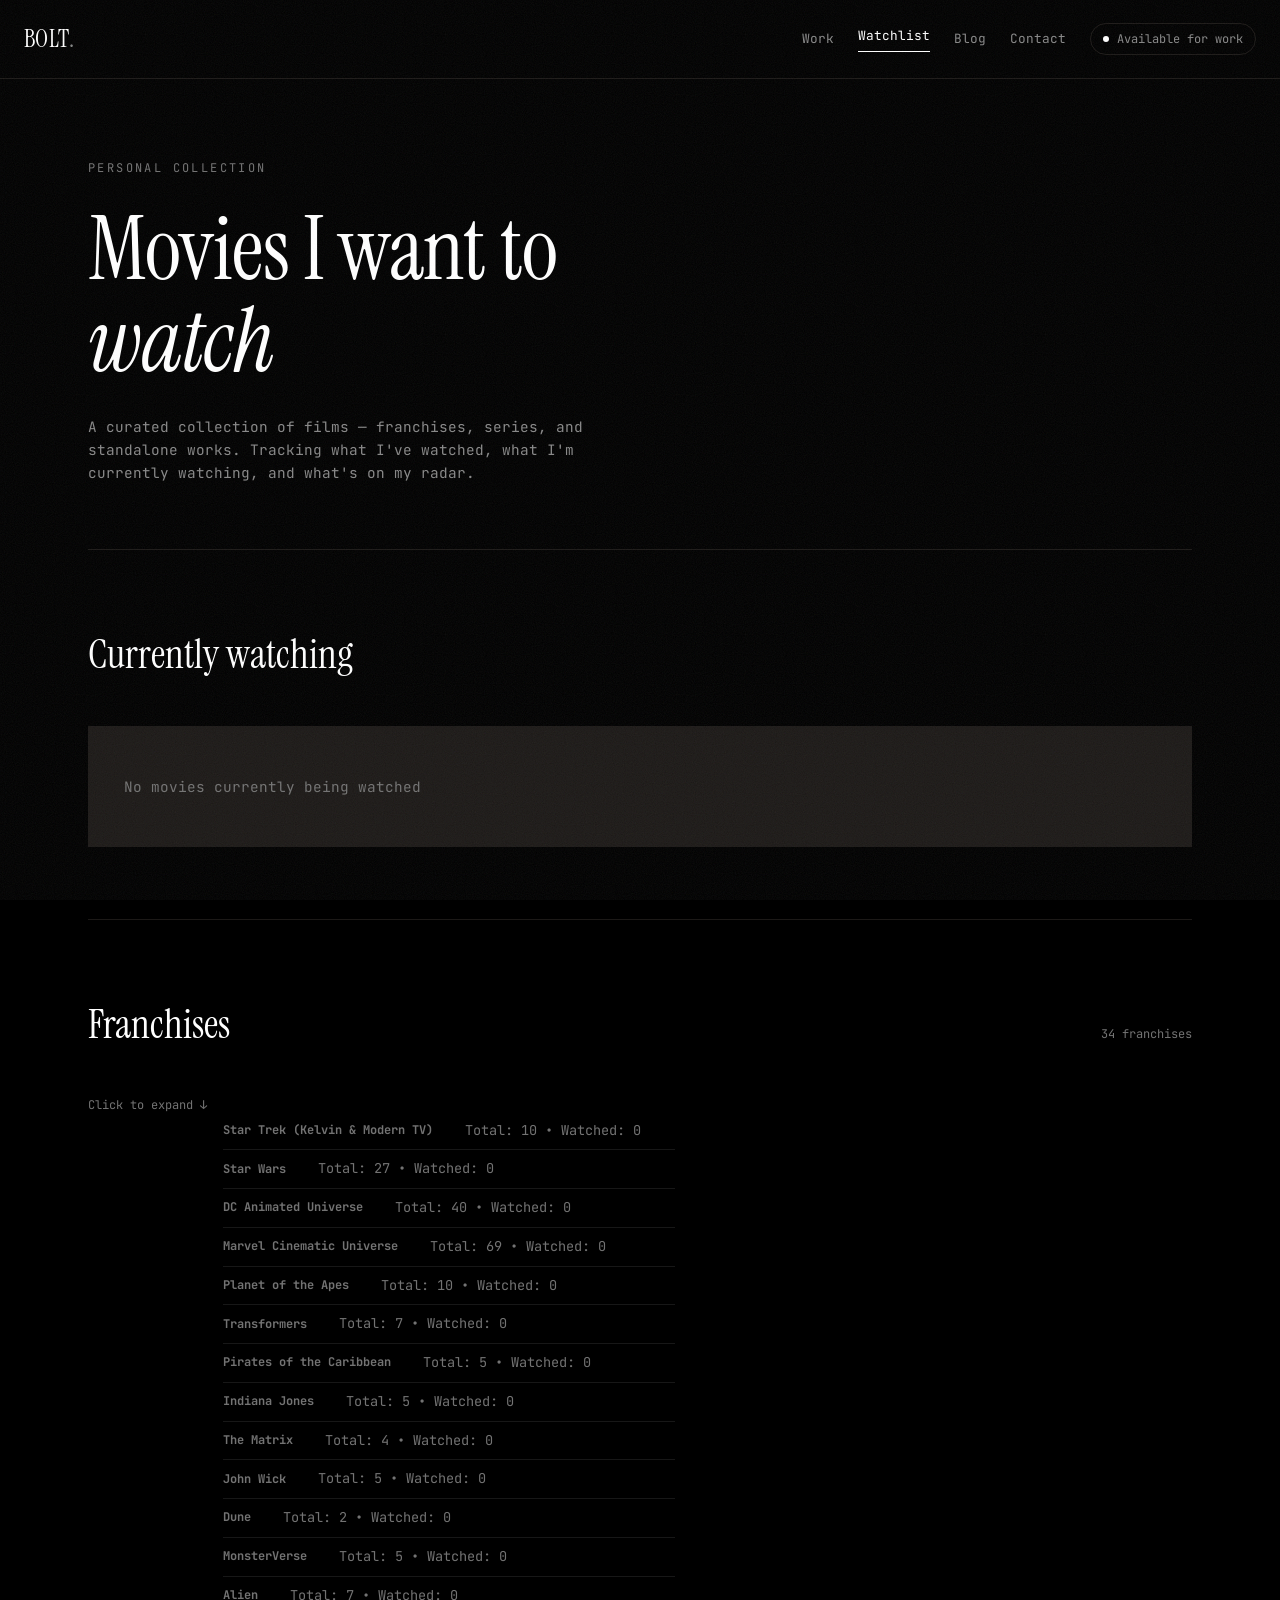
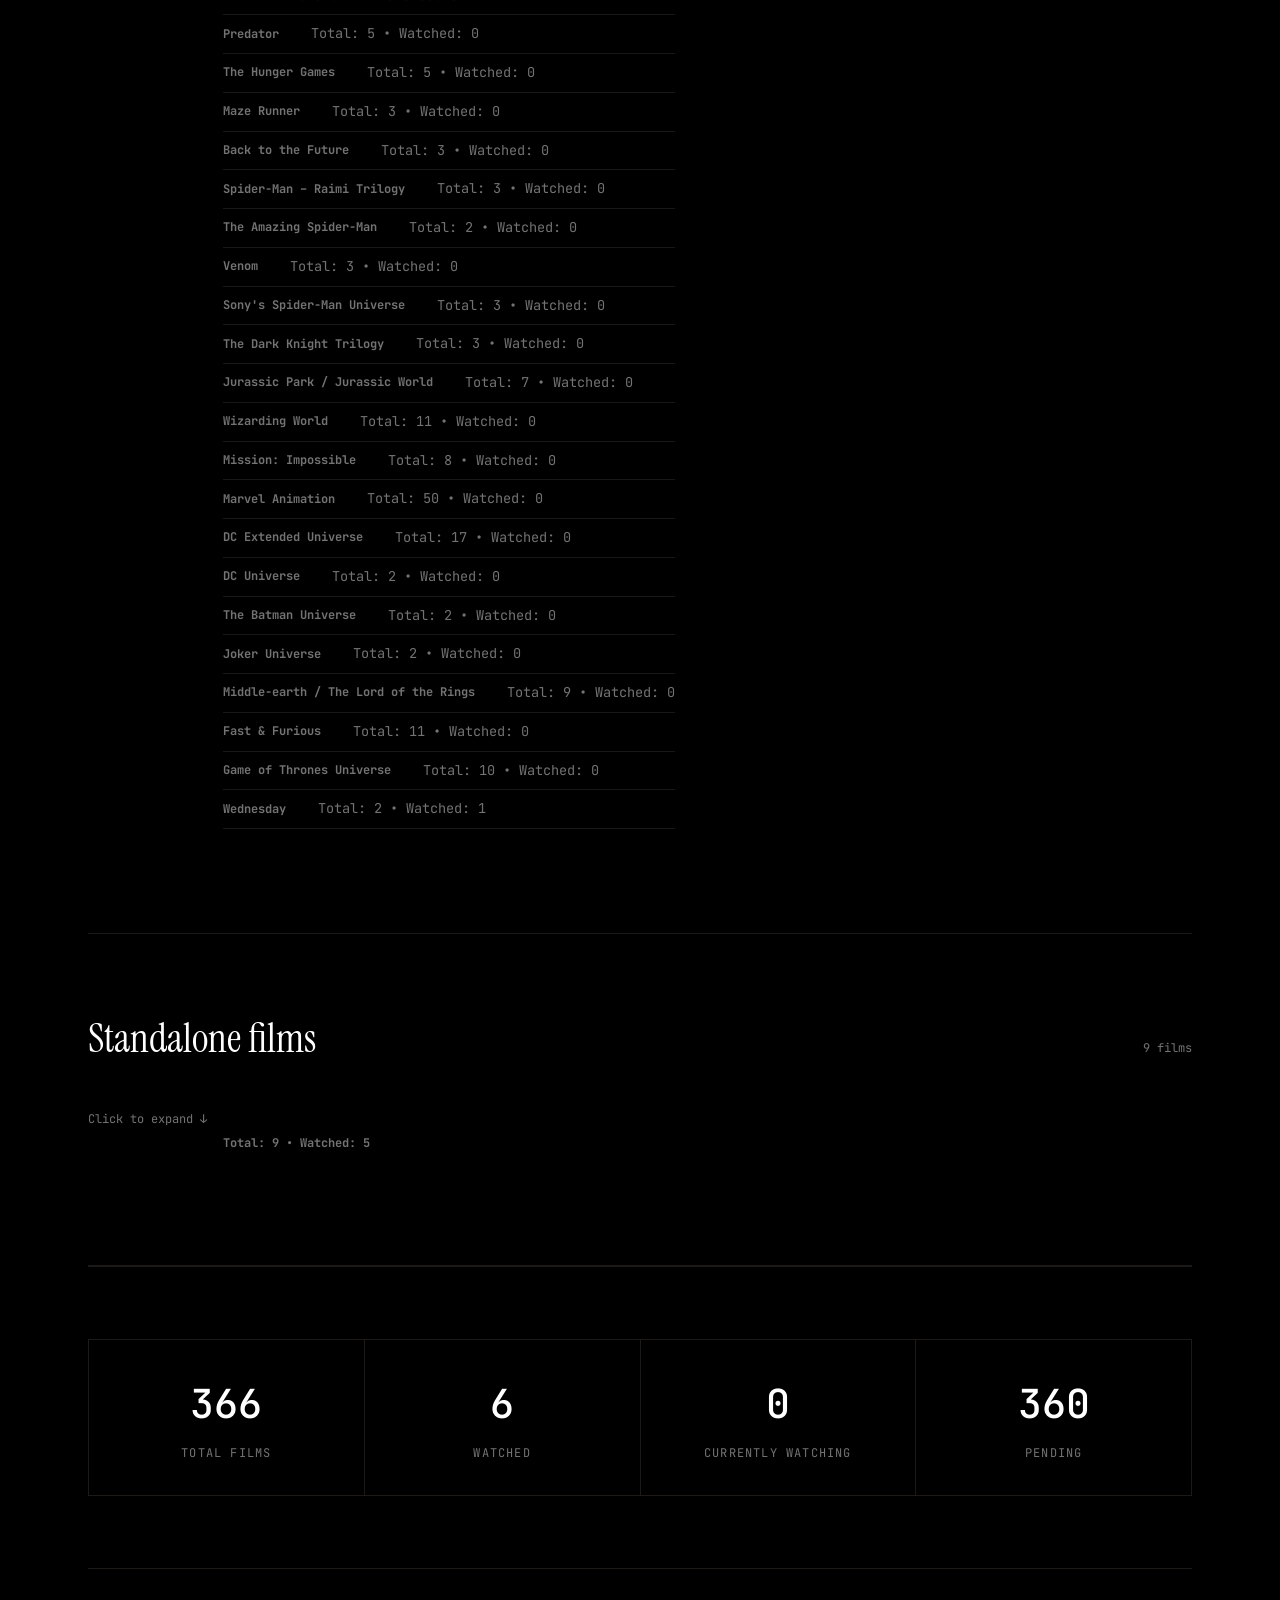
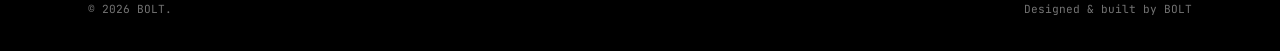
<file: watchlist.html>
<!DOCTYPE html>
<html lang="en">
<head>
  <meta charset="UTF-8" />
  <meta name="viewport" content="width=device-width, initial-scale=1.0" />
  <title>Watchlist — BOLT.</title>
  <meta name="description" content="My curated movie watchlist — franchises, series, and standalone films." />
  <link rel="preconnect" href="https://fonts.googleapis.com" />
  <link rel="preconnect" href="https://fonts.gstatic.com" crossorigin />
  <link href="https://fonts.googleapis.com/css2?family=Instrument+Serif:ital@0;1&family=JetBrains+Mono:ital,wght@0,300;0,400;0,500;1,400&display=swap" rel="stylesheet" />
  <link rel="stylesheet" href="data/style.css" />
</head>
<body>
  <!-- Grain overlay -->
  <div class="grain" aria-hidden="true"></div>

  <!-- Header -->
  <header class="site-header">
    <a href="index.html" class="logo">BOLT<span class="logo-dot">.</span></a>
    <nav class="header-nav" aria-label="Primary">
      <a href="index.html#work">Work</a>
      <a href="watchlist.html" class="active">Watchlist</a>
      <a href="blog.html">Blog</a>
      <a href="index.html#contact">Contact</a>
      <span class="status"><span class="status-dot" aria-hidden="true"></span>Available for work</span>
    </nav>
  </header>

  <main id="top">
    <!-- Hero -->
    <section class="hero" aria-labelledby="watchlist-title">
      <p class="kicker mono">Personal collection</p>
      <h1 id="watchlist-title" class="hero-title">
        Movies I want to<br />
        <em>watch</em>
      </h1>
      <p class="hero-sub">
        A curated collection of films — franchises, series, and standalone works. Tracking what I&apos;ve watched, what I&apos;m currently watching, and what&apos;s on my radar.
      </p>
    </section>

    <!-- Currently Watching -->
    <section id="currently-watching" class="section" aria-labelledby="currently-watching-title">
      <div class="section-head">
        <h2 id="currently-watching-title" class="section-title">Currently watching</h2>
      </div>
      <div id="currently-watching-list" class="watchlist-grid">
        <!-- Populated by data/script.js -->
      </div>
    </section>

    <!-- Franchises -->
    <section id="franchises" class="section" aria-labelledby="franchises-title">
      <div class="section-head">
        <h2 id="franchises-title" class="section-title">Franchises</h2>
        <span class="section-link mono" id="franchise-count">0 franchises</span>
      </div>
      <div id="franchises-summary" class="section-link" style="cursor: pointer; display: flex; gap: 1rem; flex-wrap: wrap; margin-bottom: 2rem;">
        <span id="franchises-summary-text">Click to expand</span>
      </div>
      <div id="franchises-list" class="franchises-list" style="display: none;">
        <!-- Populated by data/script.js -->
      </div>
    </section>

    <!-- Standalone -->
    <section id="standalone" class="section" aria-labelledby="standalone-title">
      <div class="section-head">
        <h2 id="standalone-title" class="section-title">Standalone films</h2>
        <span class="section-link mono" id="standalone-count">0 films</span>
      </div>
      <div id="standalone-summary" class="section-link" style="cursor: pointer; display: flex; gap: 1rem; flex-wrap: wrap; margin-bottom: 2rem;">
        <span id="standalone-summary-text">Click to expand</span>
      </div>
      <div id="standalone-list" class="watchlist-grid" style="display: none;">
        <!-- Populated by data/script.js -->
      </div>
    </section>

    <!-- Stats -->
    <section class="section stats-section" aria-labelledby="stats-title">
      <h2 id="stats-title" class="sr-only">Watchlist statistics</h2>
      <div class="stats-grid">
        <div class="stat-card">
          <p class="stat-number mono" id="stat-total">0</p>
          <p class="stat-label mono">Total films</p>
        </div>
        <div class="stat-card">
          <p class="stat-number mono" id="stat-watched">0</p>
          <p class="stat-label mono">Watched</p>
        </div>
        <div class="stat-card">
          <p class="stat-number mono" id="stat-watching">0</p>
          <p class="stat-label mono">Currently watching</p>
        </div>
        <div class="stat-card">
          <p class="stat-number mono" id="stat-pending">0</p>
          <p class="stat-label mono">Pending</p>
        </div>
      </div>
    </section>
  </main>

  <footer class="site-footer">
    <span class="mono">© <span id="year">2026</span> BOLT.</span>
    <span class="mono">Designed &amp; built by BOLT</span>
  </footer>

  <script src="data/script.js"></script>
</body>
</html>
</file>
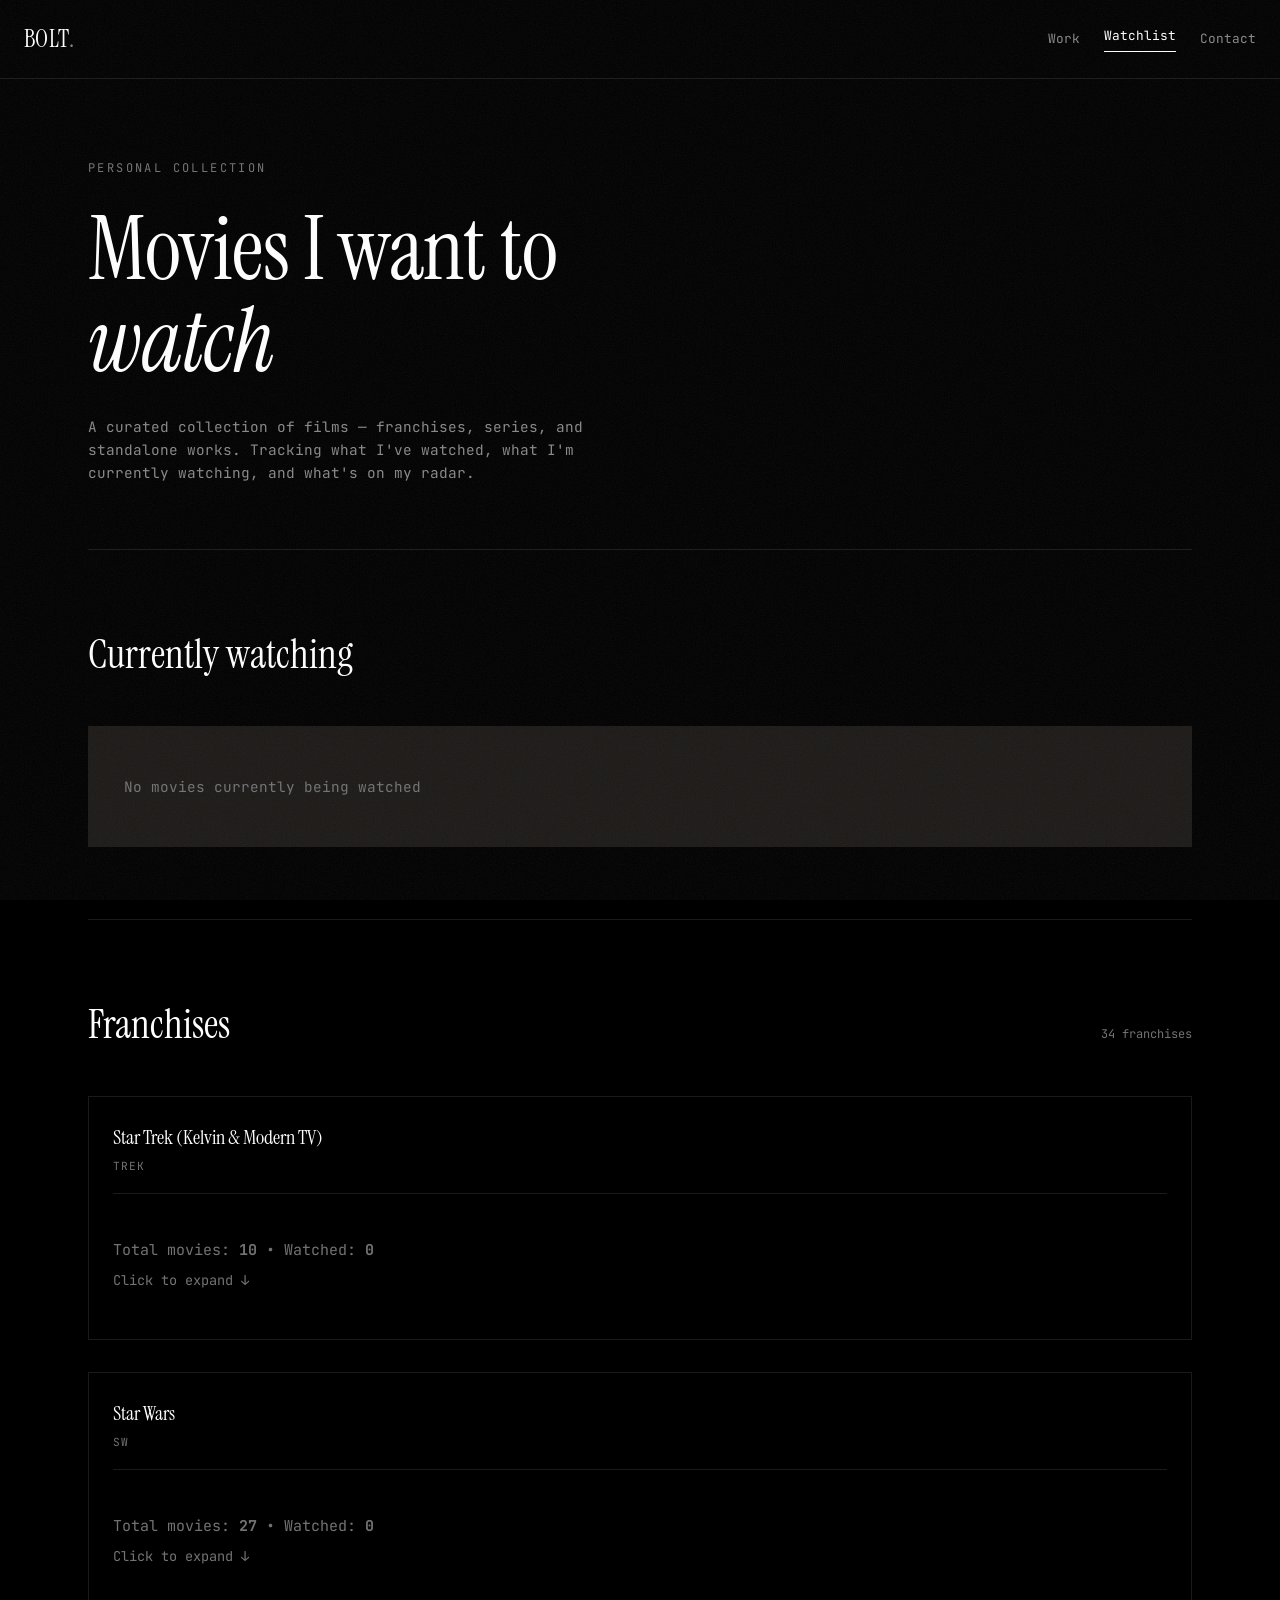
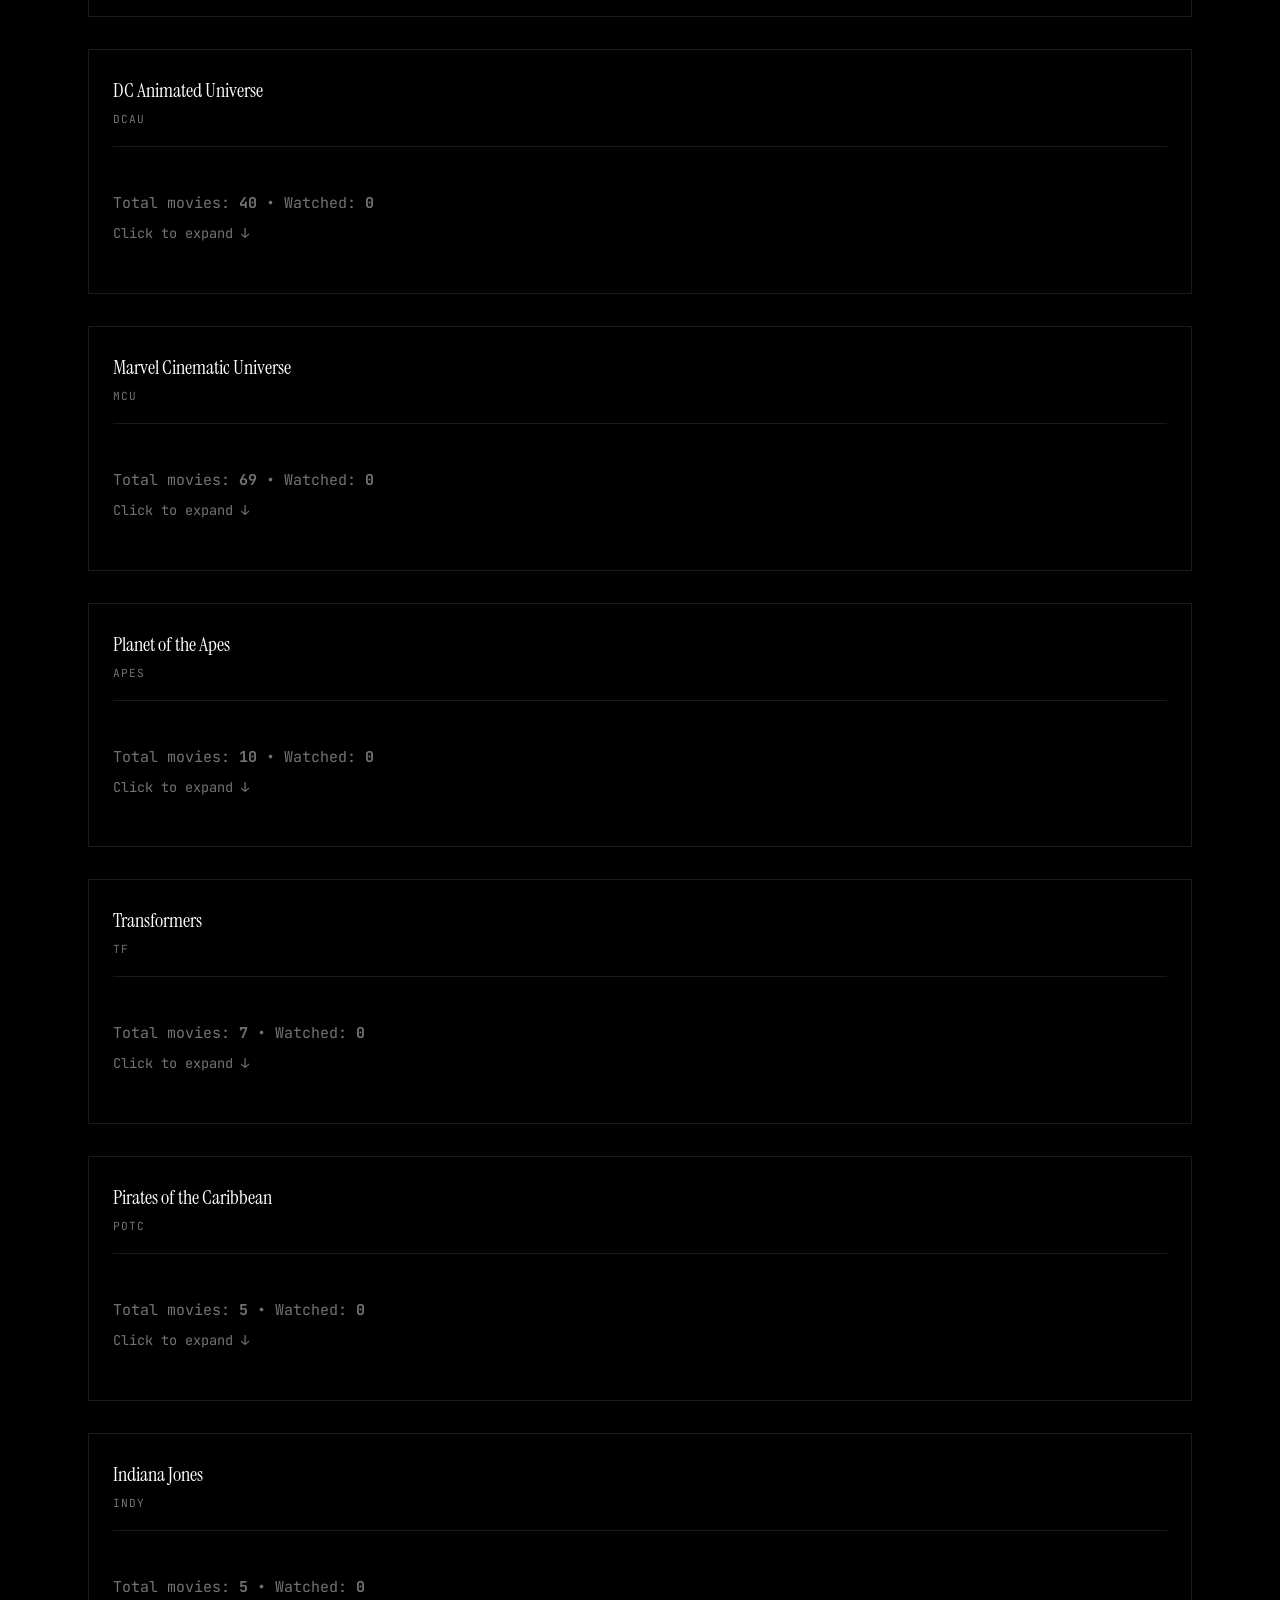
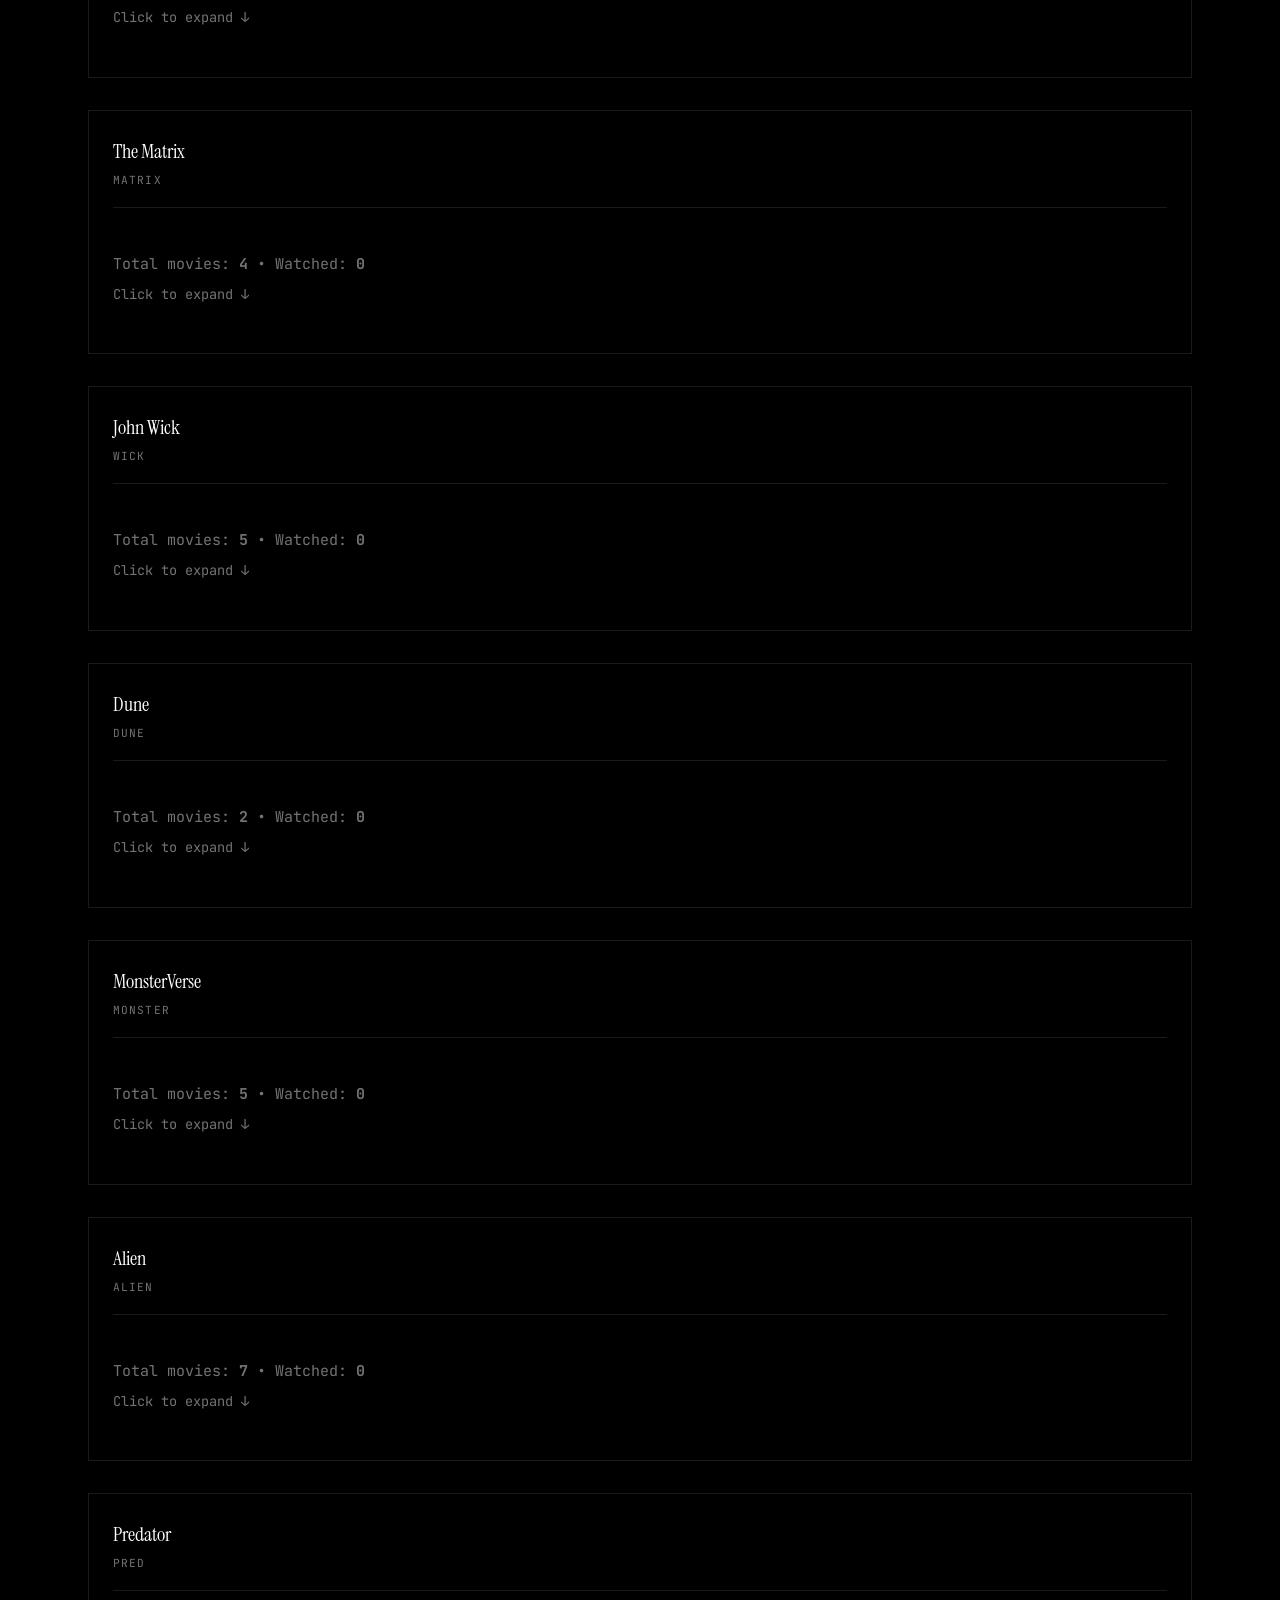
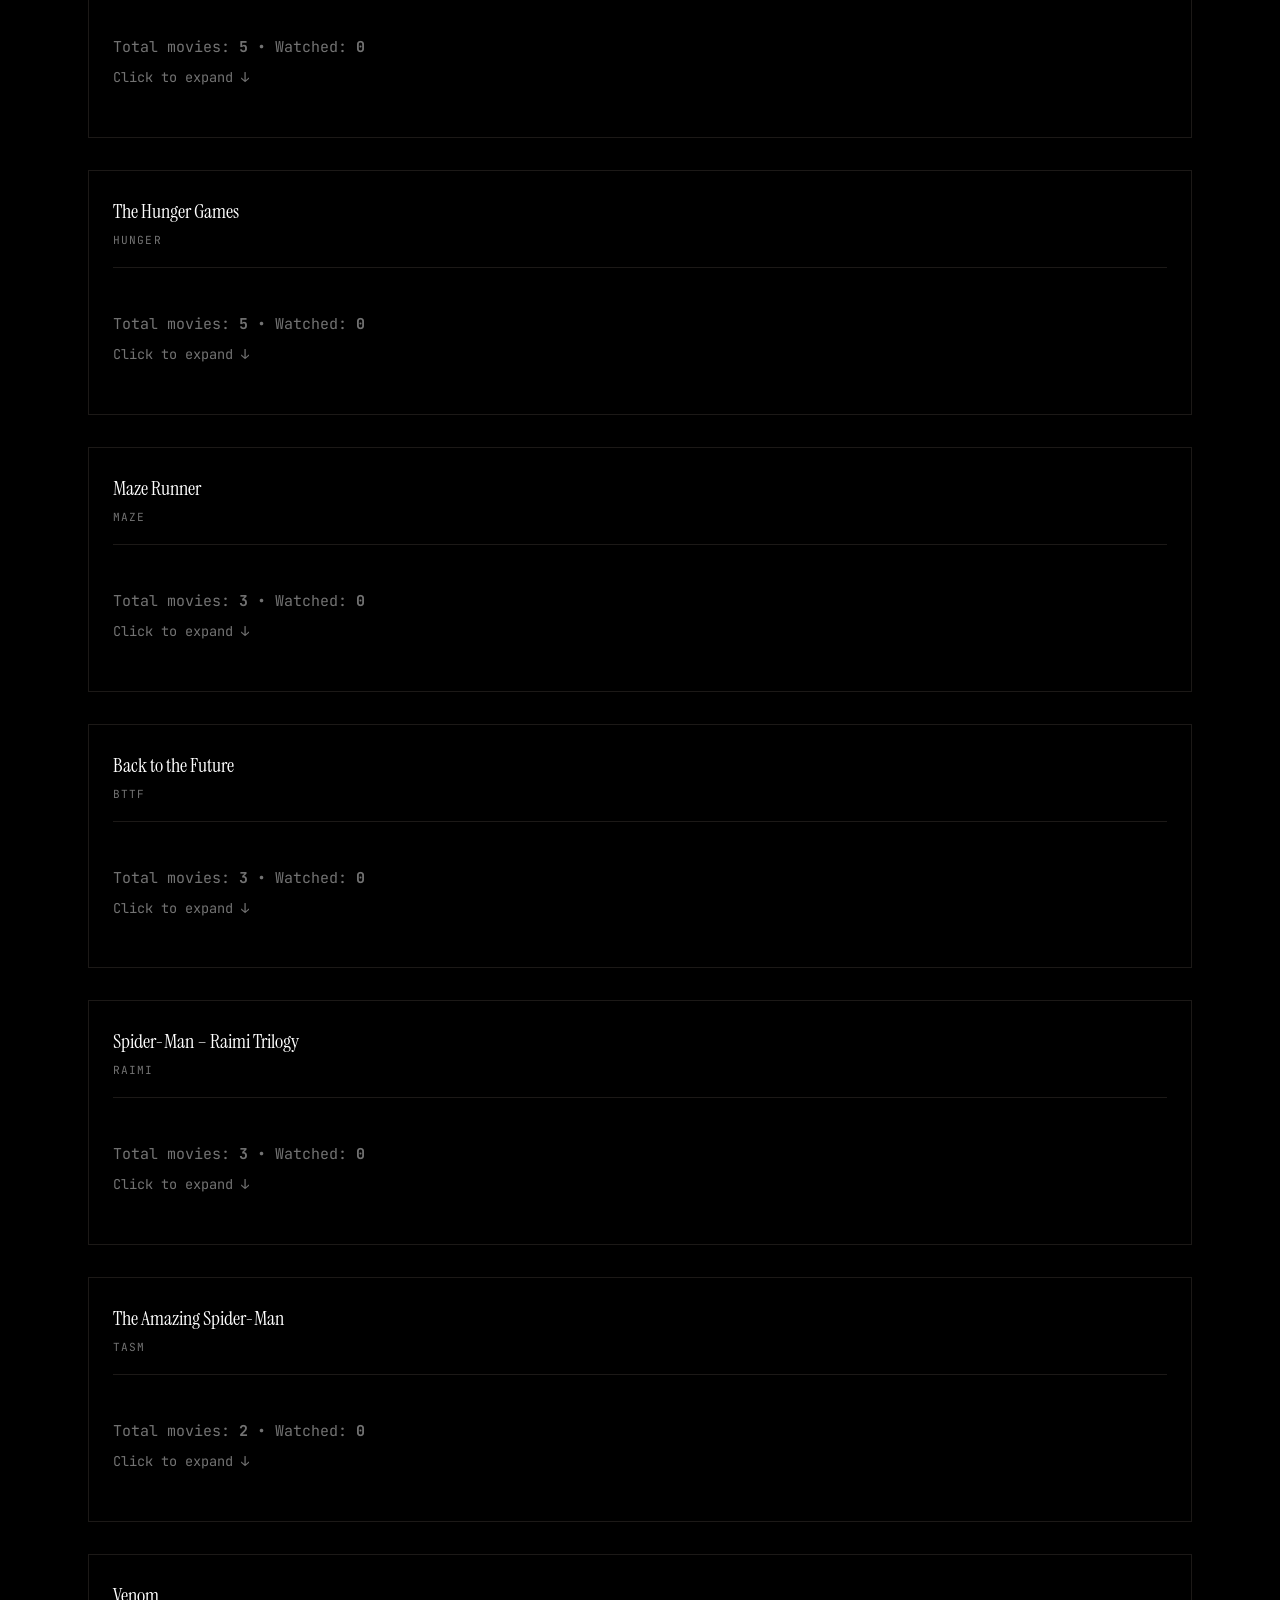
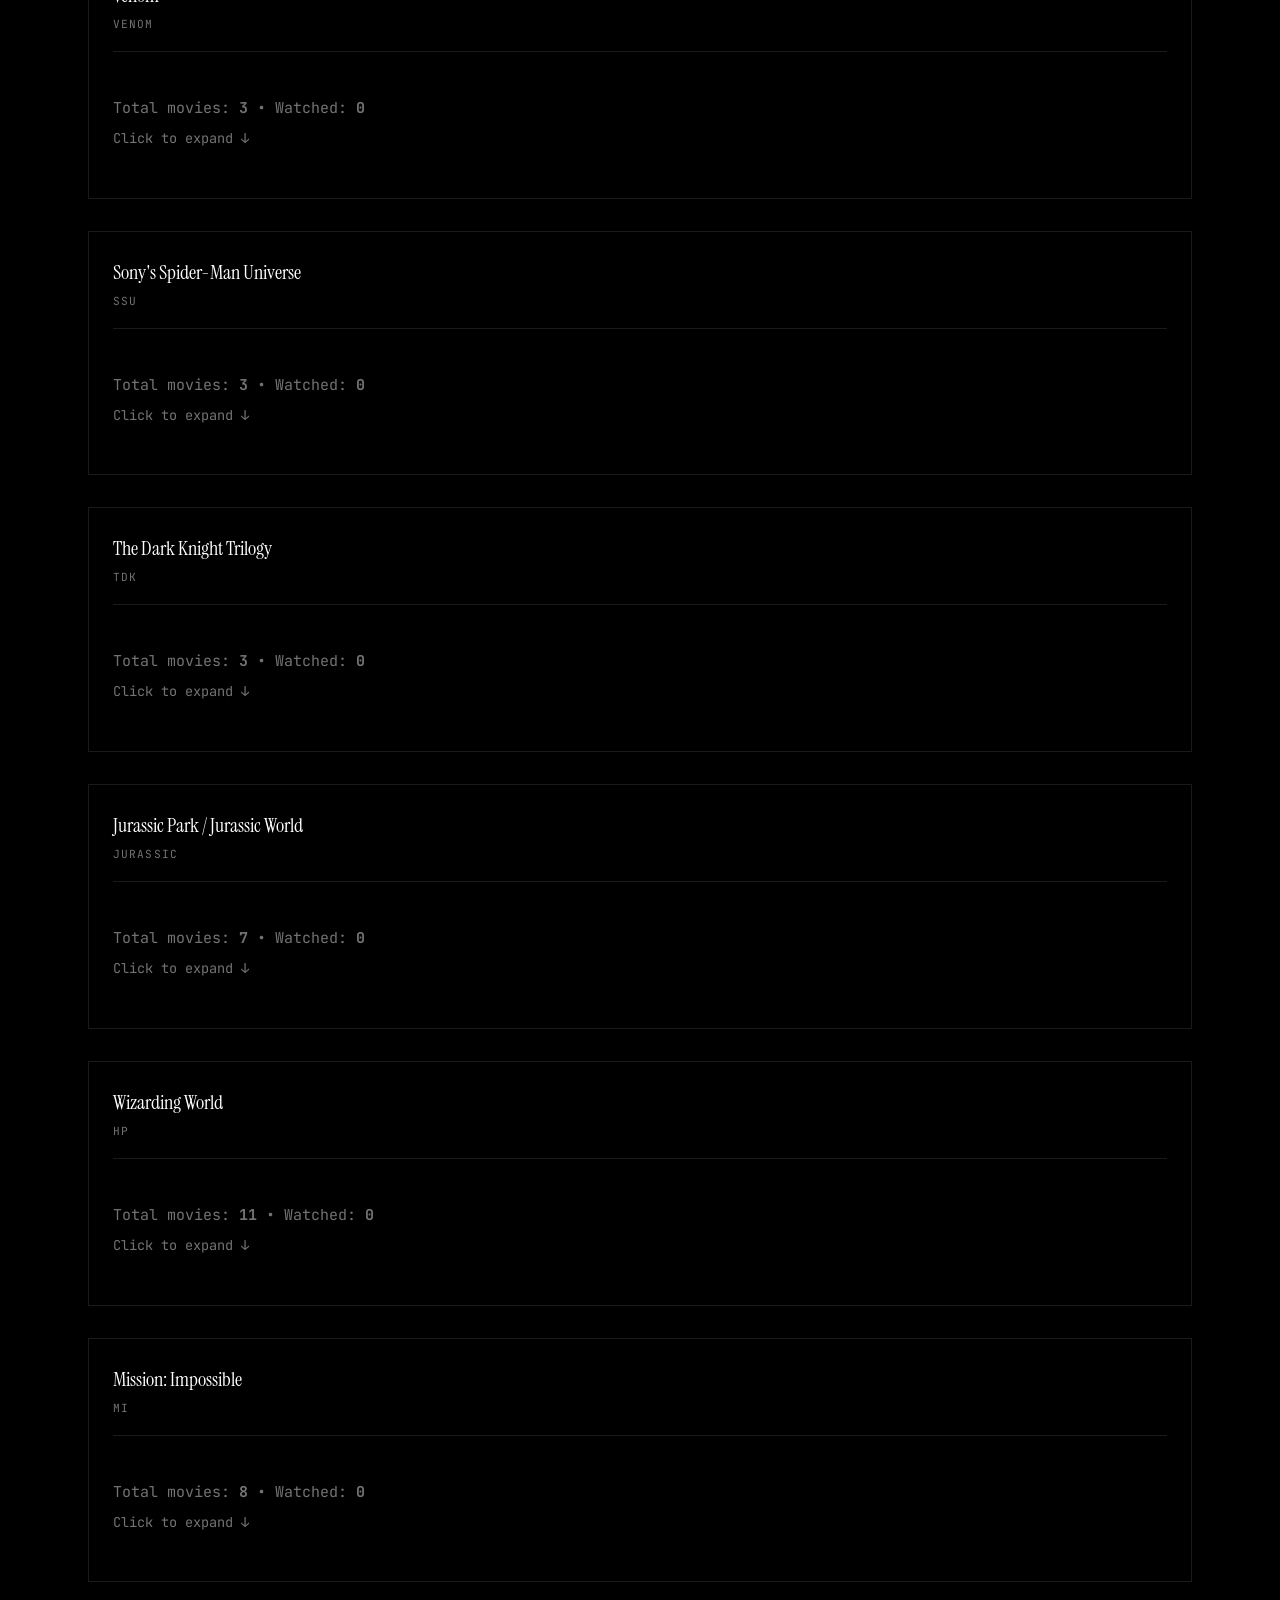
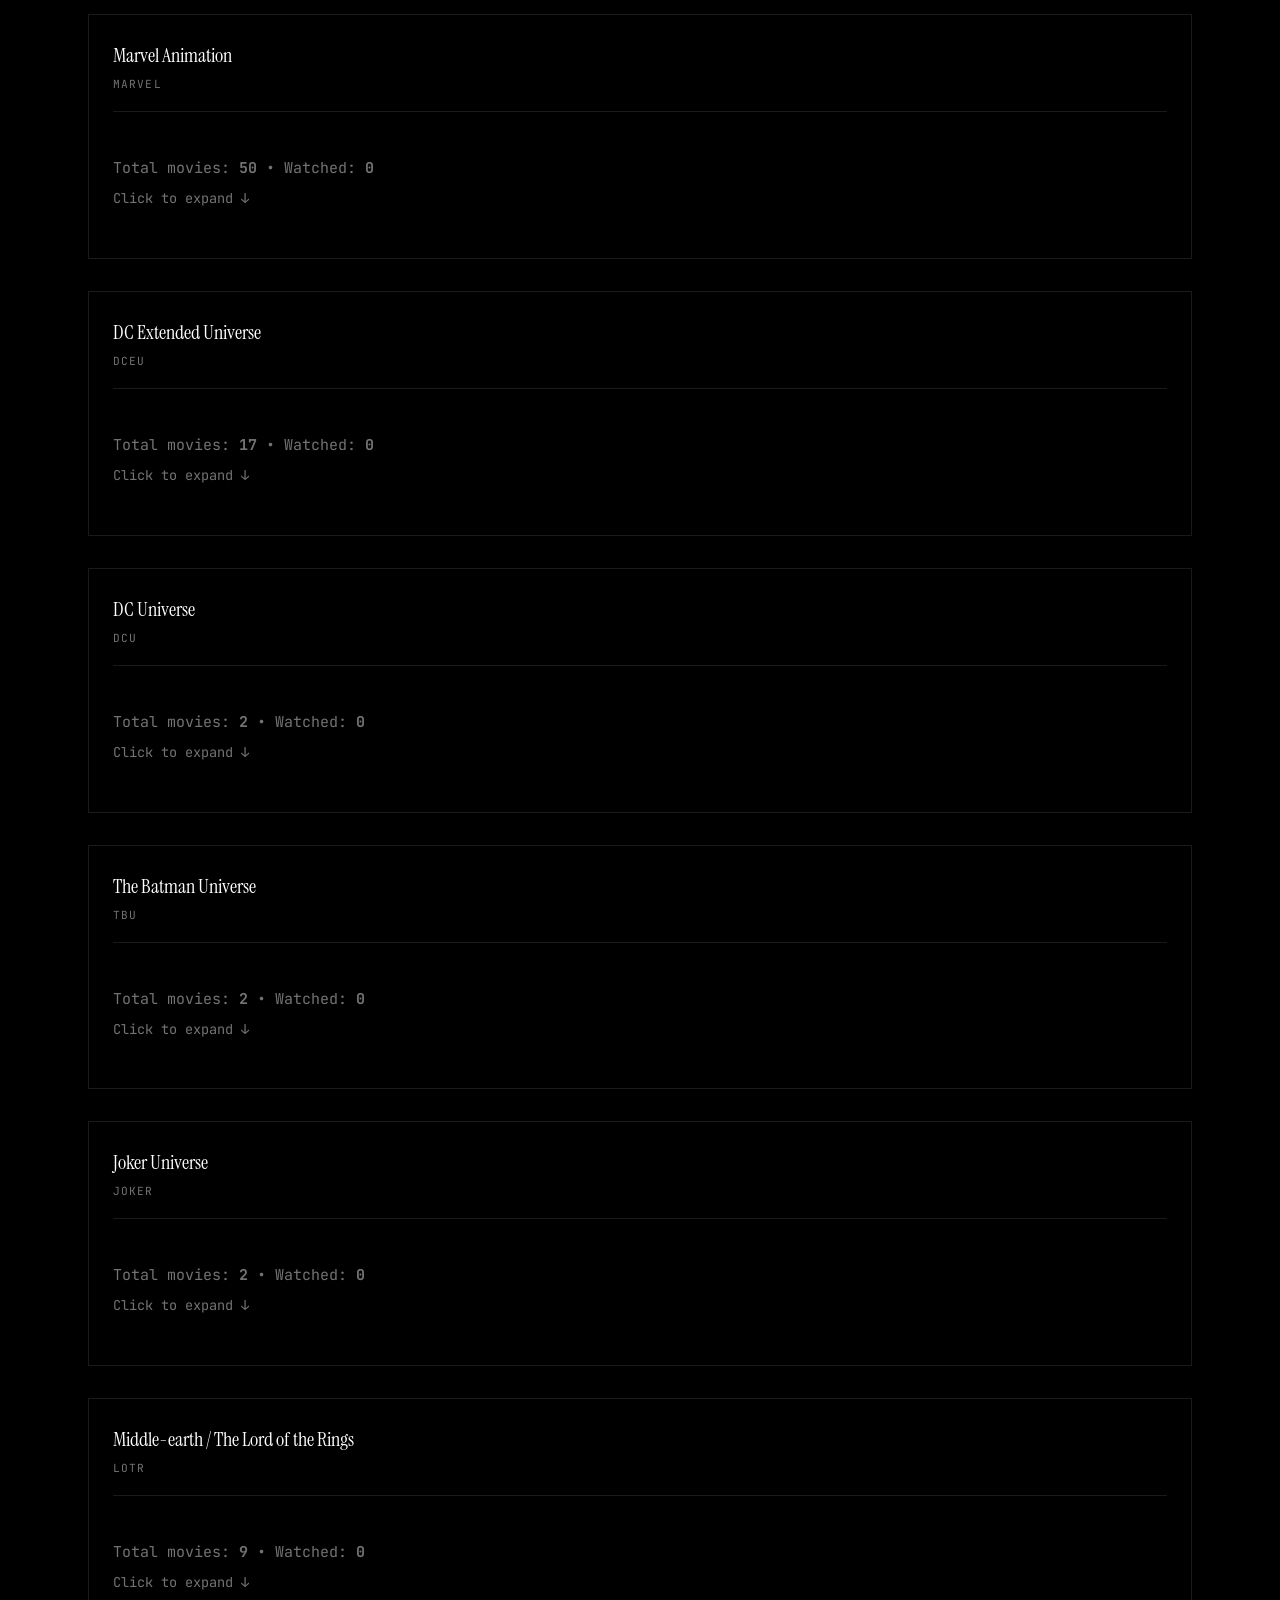
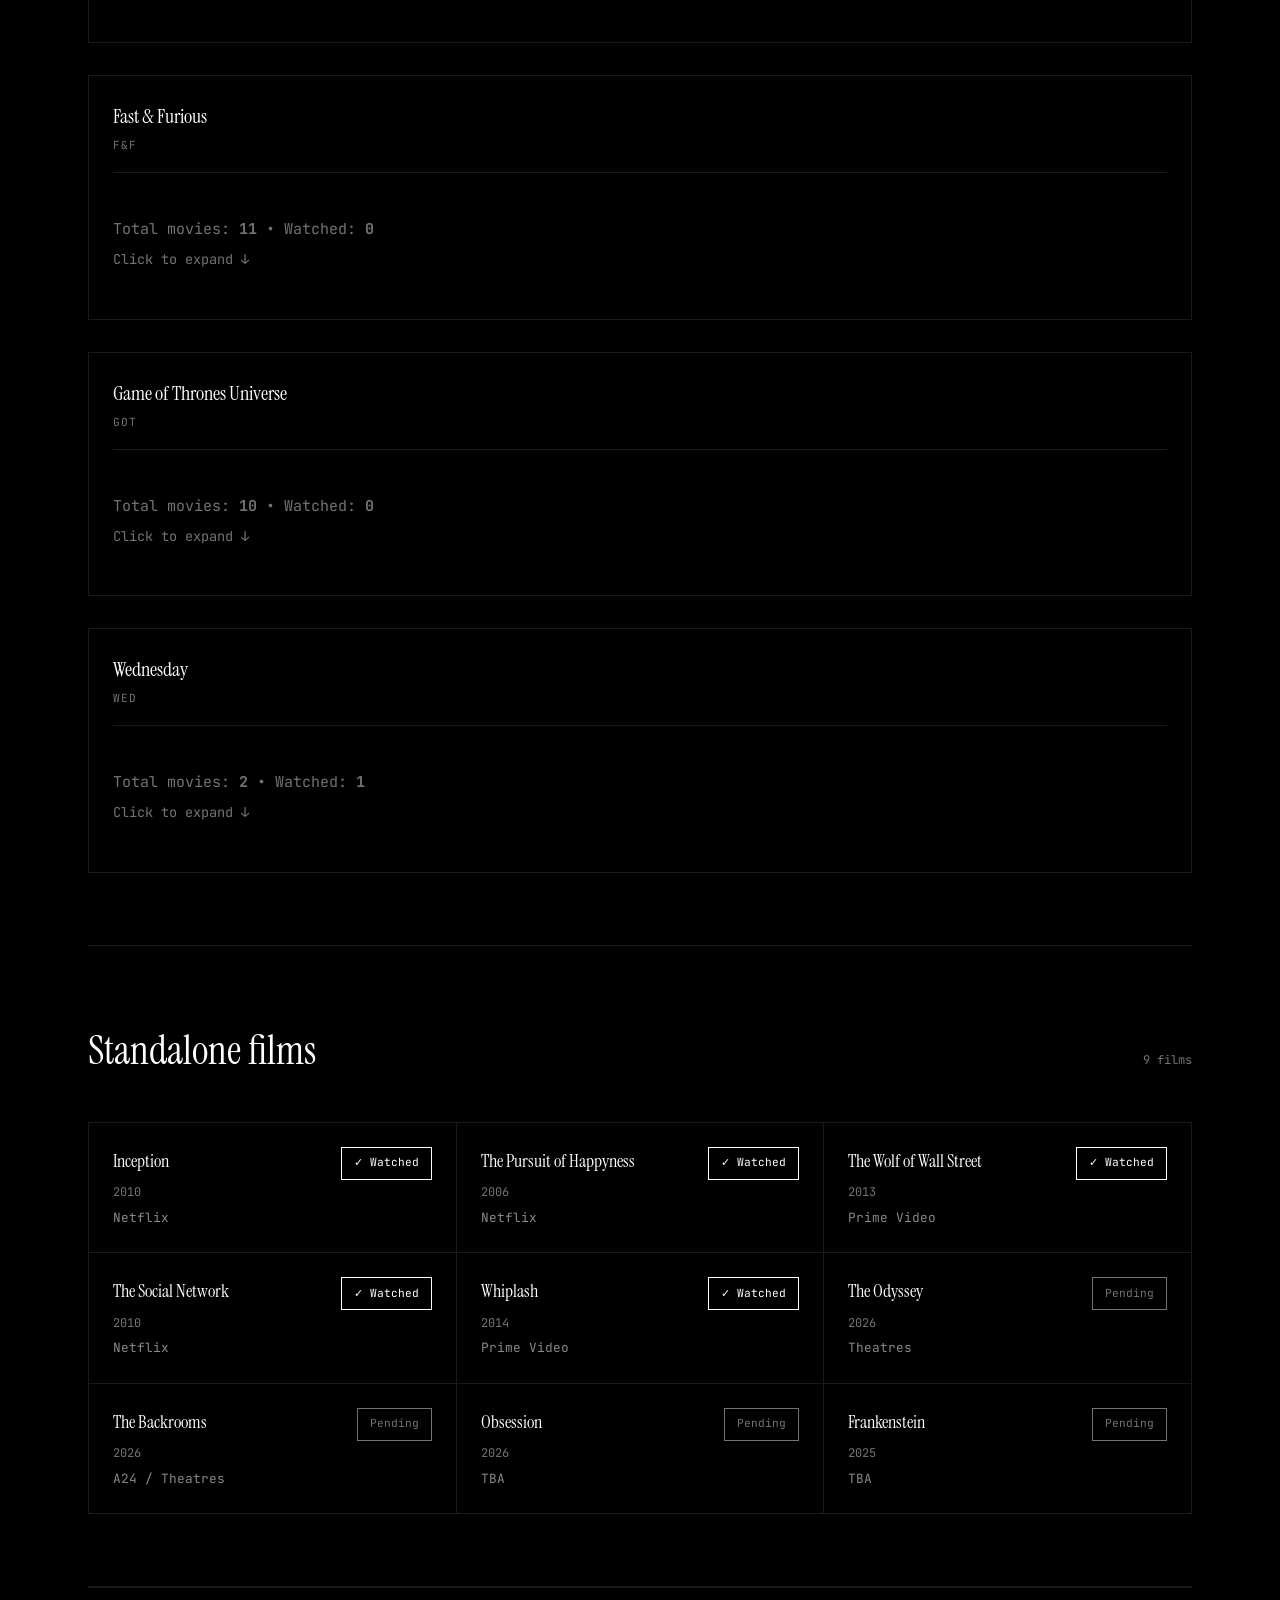
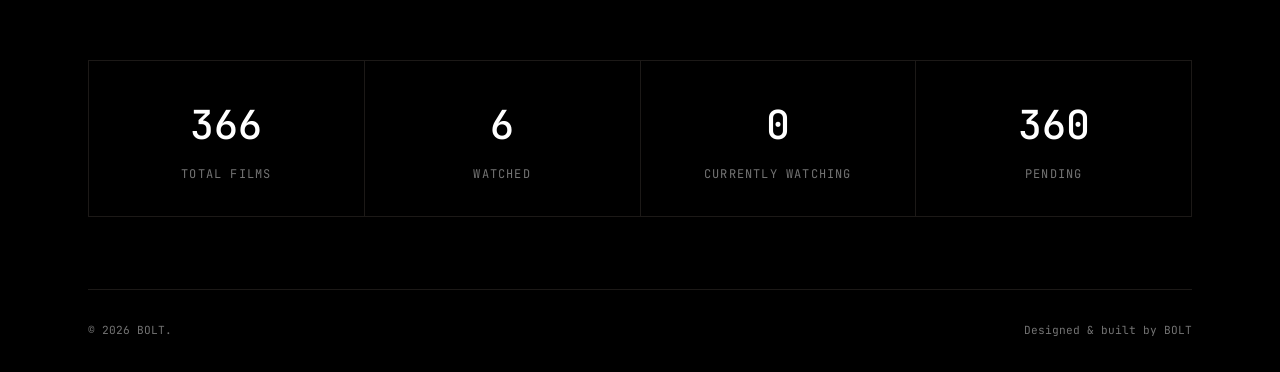
<file: wishlist.html>
<!DOCTYPE html>
<html lang="en">
<head>
  <meta charset="UTF-8" />
  <meta name="viewport" content="width=device-width, initial-scale=1.0" />
  <title>Watchlist — BOLT.</title>
  <meta name="description" content="My curated movie watchlist — franchises, series, and standalone films." />
  <link rel="preconnect" href="https://fonts.googleapis.com" />
  <link rel="preconnect" href="https://fonts.gstatic.com" crossorigin />
  <link href="https://fonts.googleapis.com/css2?family=Instrument+Serif:ital@0;1&family=JetBrains+Mono:ital,wght@0,300;0,400;0,500;1,400&display=swap" rel="stylesheet" />
  <link rel="stylesheet" href="data/style.css" />
</head>
<body>
  <!-- Grain overlay -->
  <div class="grain" aria-hidden="true"></div>

  <!-- Header -->
  <header class="site-header">
    <a href="index.html" class="logo">BOLT<span class="logo-dot">.</span></a>
    <nav class="header-nav" aria-label="Primary">
      <a href="index.html#work">Work</a>
      <a href="watchlist.html" class="active">Watchlist</a>
      <a href="index.html#contact">Contact</a>
    </nav>
  </header>

  <main id="top">
    <!-- Hero -->
    <section class="hero" aria-labelledby="watchlist-title">
      <p class="kicker mono">Personal collection</p>
      <h1 id="watchlist-title" class="hero-title">
        Movies I want to<br />
        <em>watch</em>
      </h1>
      <p class="hero-sub">
        A curated collection of films — franchises, series, and standalone works. Tracking what I&apos;ve watched, what I&apos;m currently watching, and what&apos;s on my radar.
      </p>
    </section>

    <!-- Currently Watching -->
    <section id="currently-watching" class="section" aria-labelledby="currently-watching-title">
      <div class="section-head">
        <h2 id="currently-watching-title" class="section-title">Currently watching</h2>
      </div>
      <div id="currently-watching-list" class="watchlist-grid">
        <!-- Populated by data/script.js -->
      </div>
    </section>

    <!-- Franchises -->
    <section id="franchises" class="section" aria-labelledby="franchises-title">
      <div class="section-head">
        <h2 id="franchises-title" class="section-title">Franchises</h2>
        <span class="section-link mono" id="franchise-count">0 franchises</span>
      </div>
      <div id="franchises-list" class="franchises-list">
        <!-- Populated by data/script.js -->
      </div>
    </section>

    <!-- Standalone -->
    <section id="standalone" class="section" aria-labelledby="standalone-title">
      <div class="section-head">
        <h2 id="standalone-title" class="section-title">Standalone films</h2>
        <span class="section-link mono" id="standalone-count">0 films</span>
      </div>
      <div id="standalone-list" class="watchlist-grid">
        <!-- Populated by data/script.js -->
      </div>
    </section>

    <!-- Stats -->
    <section class="section stats-section" aria-labelledby="stats-title">
      <h2 id="stats-title" class="sr-only">Watchlist statistics</h2>
      <div class="stats-grid">
        <div class="stat-card">
          <p class="stat-number mono" id="stat-total">0</p>
          <p class="stat-label mono">Total films</p>
        </div>
        <div class="stat-card">
          <p class="stat-number mono" id="stat-watched">0</p>
          <p class="stat-label mono">Watched</p>
        </div>
        <div class="stat-card">
          <p class="stat-number mono" id="stat-watching">0</p>
          <p class="stat-label mono">Currently watching</p>
        </div>
        <div class="stat-card">
          <p class="stat-number mono" id="stat-pending">0</p>
          <p class="stat-label mono">Pending</p>
        </div>
      </div>
    </section>
  </main>

  <footer class="site-footer">
    <span class="mono">© <span id="year">2026</span> BOLT.</span>
    <span class="mono">Designed &amp; built by BOLT</span>
  </footer>

  <script src="data/script.js"></script>
</body>
</html>
</file>
<file: data/style.css>
/* ============ BOLT. — brutalist dark portfolio ============ */

:root {
  --bg: #000000;
  --fg: #ffffff;
  --muted: #888888;
  --muted-2: #737373;
  --line: #1c1917; /* hairline stone-900 */
  --line-2: #171717; /* neutral-900 */
}

* {
  margin: 0;
  padding: 0;
  box-sizing: border-box;
}

html {
  scroll-behavior: smooth;
  background: var(--bg);
}

body {
  background: var(--bg);
  color: var(--fg);
  font-family: "JetBrains Mono", ui-monospace, monospace;
  font-size: 15px;
  line-height: 1.6;
  -webkit-font-smoothing: antialiased;
  min-height: 100dvh;
}

.mono {
  font-family: "JetBrains Mono", ui-monospace, monospace;
}

em {
  font-style: italic;
}

/* ---------- grain overlay ---------- */
.grain {
  position: fixed;
  inset: 0;
  pointer-events: none;
  z-index: 50;
  opacity: 0.07;
  background-image: url("data:image/svg+xml,%3Csvg xmlns='http://www.w3.org/2000/svg' width='300' height='300'%3E%3Cfilter id='n'%3E%3CfeTurbulence type='fractalNoise' baseFrequency='0.9' numOctaves='4' stitchTiles='stitch'/%3E%3C/filter%3E%3Crect width='100%25' height='100%25' filter='url(%23n)'/%3E%3C/svg%3E");
  background-size: 300px 300px;
  animation: grain-shift 8s steps(10) infinite;
}

@keyframes grain-shift {
  0%, 100% { transform: translate(0, 0); }
  20% { transform: translate(-2%, 2%); }
  40% { transform: translate(2%, -1%); }
  60% { transform: translate(-1%, -2%); }
  80% { transform: translate(1%, 2%); }
}

@keyframes slideHighlight {
  from {
    background-position: -100% 0;
  }
  to {
    background-position: 100% 0;
  }
}

@media (prefers-reduced-motion: reduce) {
  .grain { animation: none; }
  html { scroll-behavior: auto; }
}

/* ---------- header ---------- */
.site-header {
  display: flex;
  align-items: center;
  justify-content: space-between;
  gap: 1.5rem;
  padding: 1.25rem 1.5rem;
  border-bottom: 1px solid var(--line);
  position: sticky;
  top: 0;
  background: rgba(0, 0, 0, 0.85);
  backdrop-filter: blur(8px);
  z-index: 40;
}

.logo {
  font-family: "Instrument Serif", serif;
  font-size: 1.5rem;
  letter-spacing: 0.02em;
  color: var(--fg);
  text-decoration: none;
}

.logo-dot {
  color: var(--muted);
}

.header-nav {
  display: flex;
  align-items: center;
  gap: 1.5rem;
  font-size: 0.8rem;
}

.header-nav a {
  color: var(--muted);
  text-decoration: none;
  transition: color 0.2s ease;
}

.header-nav a:hover {
  color: var(--fg);
}

.status {
  display: none;
  align-items: center;
  gap: 0.5rem;
  color: var(--muted);
  font-size: 0.75rem;
  border: 1px solid var(--line);
  padding: 0.35rem 0.75rem;
  border-radius: 999px;
}

.status-dot {
  width: 6px;
  height: 6px;
  border-radius: 50%;
  background: var(--fg);
  animation: pulse 2.5s ease-in-out infinite;
}

@keyframes pulse {
  0%, 100% { opacity: 1; }
  50% { opacity: 0.3; }
}

@media (min-width: 640px) {
  .status { display: inline-flex; }
}

/* ---------- hero ---------- */
main {
  max-width: 72rem;
  margin: 0 auto;
  padding: 0 1.5rem;
}

.hero {
  padding: 5rem 0 4rem;
  border-bottom: 1px solid var(--line);
}

.kicker {
  color: var(--muted-2);
  font-size: 0.75rem;
  text-transform: uppercase;
  letter-spacing: 0.2em;
  margin-bottom: 1.5rem;
}

.hero-title {
  font-family: "Instrument Serif", serif;
  font-weight: 400;
  font-size: clamp(2.75rem, 8vw, 5.5rem);
  line-height: 1.05;
  letter-spacing: -0.01em;
  text-wrap: balance;
}

.hero-sub {
  color: var(--muted);
  max-width: 34rem;
  margin-top: 1.75rem;
  font-size: 0.9rem;
  text-wrap: pretty;
}

/* ---------- preview frame ---------- */
.frame {
  margin-top: 4rem;
  border: 1px solid var(--line);
  background: #050505;
}

.frame-chrome {
  display: flex;
  align-items: center;
  gap: 0.4rem;
  padding: 0.6rem 0.9rem;
  border-bottom: 1px solid var(--line);
}

.frame-dot {
  width: 8px;
  height: 8px;
  border-radius: 50%;
  border: 1px solid var(--muted-2);
}

.frame-url {
  margin-left: 0.75rem;
  color: var(--muted-2);
  font-size: 0.7rem;
}

.frame-body {
  padding: 2.5rem 2rem;
  display: flex;
  flex-direction: column;
  gap: 1.25rem;
}

.frame-line {
  height: 10px;
  background: var(--line-2);
}

.frame-line-lg { width: 55%; height: 26px; }
.frame-line-md { width: 35%; }
.frame-line-sm { width: 20%; }

.frame-grid {
  display: grid;
  grid-template-columns: repeat(3, 1fr);
  gap: 1rem;
  margin: 0.5rem 0;
}

.frame-cell {
  aspect-ratio: 4 / 3;
  border: 1px solid var(--line);
  background: #0a0a0a;
}

/* ---------- sections ---------- */
.section {
  padding: 4.5rem 0;
  border-bottom: 1px solid var(--line);
}

.section-head {
  display: flex;
  align-items: baseline;
  justify-content: space-between;
  gap: 1rem;
  margin-bottom: 2.5rem;
  flex-wrap: wrap;
}

.section-title {
  font-family: "Instrument Serif", serif;
  font-weight: 400;
  font-size: clamp(1.75rem, 4vw, 2.5rem);
}

.section-link {
  color: var(--muted-2);
  font-size: 0.75rem;
  text-decoration: none;
  transition: color 0.2s ease;
}

a.section-link:hover {
  color: var(--fg);
}

/* ---------- projects ---------- */
.project-list {
  list-style: none;
  border-top: 1px solid var(--line);
}

.project-item {
  border-bottom: 1px solid var(--line);
}

.project-link {
  display: grid;
  grid-template-columns: 2.5rem 1fr auto;
  align-items: baseline;
  gap: 1rem;
  padding: 1.5rem 0.5rem;
  color: var(--fg);
  text-decoration: none;
  transition: background 0.2s ease, padding-left 0.2s ease;
}

.project-link:hover {
  background: #0a0a0a;
  padding-left: 1rem;
}

.project-index {
  color: var(--muted-2);
  font-size: 0.75rem;
}

.project-name {
  display: block;
  font-family: "Instrument Serif", serif;
  font-size: 1.35rem;
  line-height: 1.2;
}

.project-desc {
  display: block;
  color: var(--muted);
  font-size: 0.8rem;
  margin-top: 0.4rem;
  max-width: 40rem;
  text-wrap: pretty;
}

.project-meta {
  display: flex;
  align-items: center;
  gap: 0.6rem;
  flex-wrap: wrap;
  justify-content: flex-end;
}

.tag {
  font-size: 0.65rem;
  color: var(--muted);
  border: 1px solid var(--line);
  padding: 0.2rem 0.55rem;
  text-transform: uppercase;
  letter-spacing: 0.1em;
  white-space: nowrap;
}

.project-arrow {
  color: var(--muted-2);
  transition: color 0.2s ease, transform 0.2s ease;
}

.project-link:hover .project-arrow {
  color: var(--fg);
  transform: translate(2px, -2px);
}

@media (max-width: 640px) {
  .project-link {
    grid-template-columns: 1fr auto;
  }
  .project-index { display: none; }
  .project-meta { justify-content: flex-start; }
}

/* ---------- contact ---------- */
.contact-grid {
  display: grid;
  gap: 1px;
  background: var(--line);
  border: 1px solid var(--line);
}

@media (min-width: 768px) {
  .contact-grid { grid-template-columns: 1fr 1fr; }
}

.contact-card {
  background: var(--bg);
  padding: 2rem;
  display: flex;
  flex-direction: column;
  gap: 0.75rem;
}

.contact-label {
  display: inline-flex;
  align-items: center;
  gap: 0.5rem;
  color: var(--muted-2);
  font-size: 0.7rem;
  text-transform: uppercase;
  letter-spacing: 0.15em;
}

.discord-icon { color: var(--muted-2); }

.contact-value {
  font-size: 1.05rem;
  word-break: break-all;
}

.contact-actions {
  display: flex;
  gap: 0.75rem;
  flex-wrap: wrap;
}

.copy-btn {
  display: inline-flex;
  align-items: center;
  gap: 0.5rem;
  align-self: flex-start;
  background: transparent;
  color: var(--muted);
  border: 1px solid var(--line);
  padding: 0.55rem 1rem;
  font-size: 0.75rem;
  cursor: pointer;
  text-decoration: none;
  transition: color 0.2s ease, border-color 0.2s ease;
}

.copy-btn:hover {
  color: var(--fg);
  border-color: var(--muted-2);
}

.copy-btn.copied {
  color: var(--fg);
  border-color: var(--fg);
}

/* ---------- social bar ---------- */
.social-bar {
  list-style: none;
  display: grid;
  grid-template-columns: repeat(2, 1fr);
  gap: 1px;
  background: var(--line);
  border: 1px solid var(--line);
  border-top: none;
}

@media (min-width: 768px) {
  .social-bar { grid-template-columns: repeat(4, 1fr); }
}

.social-bar a {
  display: flex;
  align-items: center;
  justify-content: center;
  gap: 0.6rem;
  background: var(--bg);
  color: var(--muted);
  text-decoration: none;
  padding: 1.25rem 1rem;
  font-size: 0.75rem;
  transition: color 0.2s ease, background 0.2s ease;
}

.social-bar a:hover {
  color: var(--fg);
  background: #0a0a0a;
}

/* ---------- footer ---------- */
.site-footer {
  max-width: 72rem;
  margin: 0 auto;
  padding: 2rem 1.5rem;
  display: flex;
  align-items: center;
  justify-content: space-between;
  gap: 1rem;
  flex-wrap: wrap;
  color: var(--muted-2);
  font-size: 0.7rem;
}

/* ---------- watchlist styles ---------- */
.watchlist-grid {
  display: grid;
  grid-template-columns: repeat(auto-fill, minmax(320px, 1fr));
  gap: 1px;
  background: var(--line);
  border: 1px solid var(--line);
}

.movie-card {
  display: flex;
  align-items: flex-start;
  justify-content: space-between;
  gap: 1.5rem;
  background: var(--bg);
  padding: 1.5rem;
  position: relative;
  overflow: hidden;
  transition: background 0.4s ease;
  background-size: 200% 100%;
  background-position: 100% 0;
}

.movie-card:hover {
  background-image: linear-gradient(90deg, rgba(255, 255, 255, 0.1) 0%, transparent 100%);
  animation: slideHighlight 0.6s ease-out forwards;
}

.movie-card-content {
  flex: 1;
  min-width: 0;
}

.movie-card-title {
  font-family: "Instrument Serif", serif;
  font-size: 1.1rem;
  font-weight: 400;
  margin-bottom: 0.5rem;
}

.movie-card-meta {
  color: var(--muted-2);
  font-size: 0.75rem;
  margin-bottom: 0.35rem;
}

.movie-card-location {
  color: var(--muted);
  font-size: 0.8rem;
}

.movie-card-status {
  flex-shrink: 0;
  padding: 0.4rem 0.75rem;
  border: 1px solid var(--line);
  font-size: 0.7rem;
  white-space: nowrap;
  height: fit-content;
}

.movie-card-status.watched {
  color: var(--fg);
  border-color: var(--fg);
}

.movie-card-status.watching {
  color: var(--fg);
  border-color: var(--fg);
}

.movie-card-status.pending {
  color: var(--muted-2);
  border-color: var(--muted-2);
}

@media (max-width: 640px) {
  .watchlist-grid {
    grid-template-columns: 1fr;
  }

  .movie-card {
    flex-direction: column;
    gap: 1rem;
  }

  .movie-card-status {
    align-self: flex-start;
  }
}

/* ---------- franchises ---------- */
.franchises-list {
  display: flex;
  flex-direction: column;
  gap: 2rem;
}

.franchise-card {
  border: 1px solid var(--line);
  padding: 1.5rem;
  position: relative;
  overflow: hidden;
  transition: background 0.4s ease;
  background-size: 200% 100%;
  background-position: 100% 0;
}

.franchise-card:hover {
  background-image: linear-gradient(90deg, rgba(255, 255, 255, 0.08) 0%, transparent 100%);
  animation: slideHighlight 0.6s ease-out forwards;
}

.franchise-header {
  display: flex;
  align-items: center;
  justify-content: space-between;
  gap: 1rem;
  margin-bottom: 1.5rem;
  border-bottom: 1px solid var(--line);
  padding-bottom: 1rem;
}

.franchise-name {
  font-family: "Instrument Serif", serif;
  font-size: 1.25rem;
  font-weight: 400;
}

.franchise-tag {
  color: var(--muted-2);
  font-size: 0.7rem;
  text-transform: uppercase;
  letter-spacing: 0.1em;
}

.franchise-movies {
  display: flex;
  flex-direction: column;
  gap: 0;
}

.movie-in-franchise {
  display: flex;
  align-items: center;
  justify-content: space-between;
  gap: 1rem;
  padding: 0.75rem 0;
  border-bottom: 1px solid var(--line-2);
  position: relative;
  overflow: hidden;
  transition: background 0.4s ease;
  background-size: 200% 100%;
  background-position: 100% 0;
}

.movie-in-franchise:hover {
  background-image: linear-gradient(90deg, rgba(255, 255, 255, 0.08) 0%, transparent 100%);
  animation: slideHighlight 0.6s ease-out forwards;
}

.movie-in-franchise:last-child {
  border-bottom: none;
  padding-bottom: 0;
}

.movie-info {
  flex: 1;
}

.movie-title {
  margin: 0;
  font-family: "Instrument Serif", serif;
  font-size: 1rem;
}

.movie-meta {
  color: var(--muted-2);
  font-size: 0.75rem;
  margin-top: 0.3rem;
}

.movie-status {
  flex-shrink: 0;
  padding: 0.3rem 0.6rem;
  border: 1px solid var(--line);
  font-size: 0.65rem;
  white-space: nowrap;
}

.movie-status.watched {
  color: var(--fg);
  border-color: var(--fg);
}

.movie-status.watching {
  color: var(--fg);
  border-color: var(--fg);
}

.movie-status.pending {
  color: var(--muted-2);
  border-color: var(--muted-2);
}

/* ---------- stats ---------- */
.stats-section {
  border-top: 1px solid var(--line);
}

.stats-grid {
  display: grid;
  grid-template-columns: repeat(auto-fit, minmax(200px, 1fr));
  gap: 1px;
  background: var(--line);
  border: 1px solid var(--line);
}

.stat-card {
  background: var(--bg);
  padding: 2rem 1.5rem;
  display: flex;
  flex-direction: column;
  align-items: center;
  text-align: center;
}

.stat-number {
  font-size: 2.5rem;
  font-weight: 500;
  margin-bottom: 0.5rem;
  color: var(--fg);
}

.stat-label {
  color: var(--muted-2);
  font-size: 0.75rem;
  text-transform: uppercase;
  letter-spacing: 0.1em;
}

/* ---------- active nav indicator ---------- */
.header-nav a.active {
  color: var(--fg);
  border-bottom: 1px solid var(--fg);
  padding-bottom: 0.25rem;
}

/* ---------- empty state ---------- */
.empty-state {
  color: var(--muted-2);
  padding: 3rem 1.5rem;
  text-align: center;
  font-size: 0.9rem;
}

/* ---------- sr-only ---------- */
.sr-only {
  position: absolute;
  width: 1px;
  height: 1px;
  padding: 0;
  margin: -1px;
  overflow: hidden;
  clip: rect(0, 0, 0, 0);
  white-space: nowrap;
  border-width: 0;
}

/* ---------- selection ---------- */
::selection {
  background: var(--fg);
  color: var(--bg);
}
</file>
